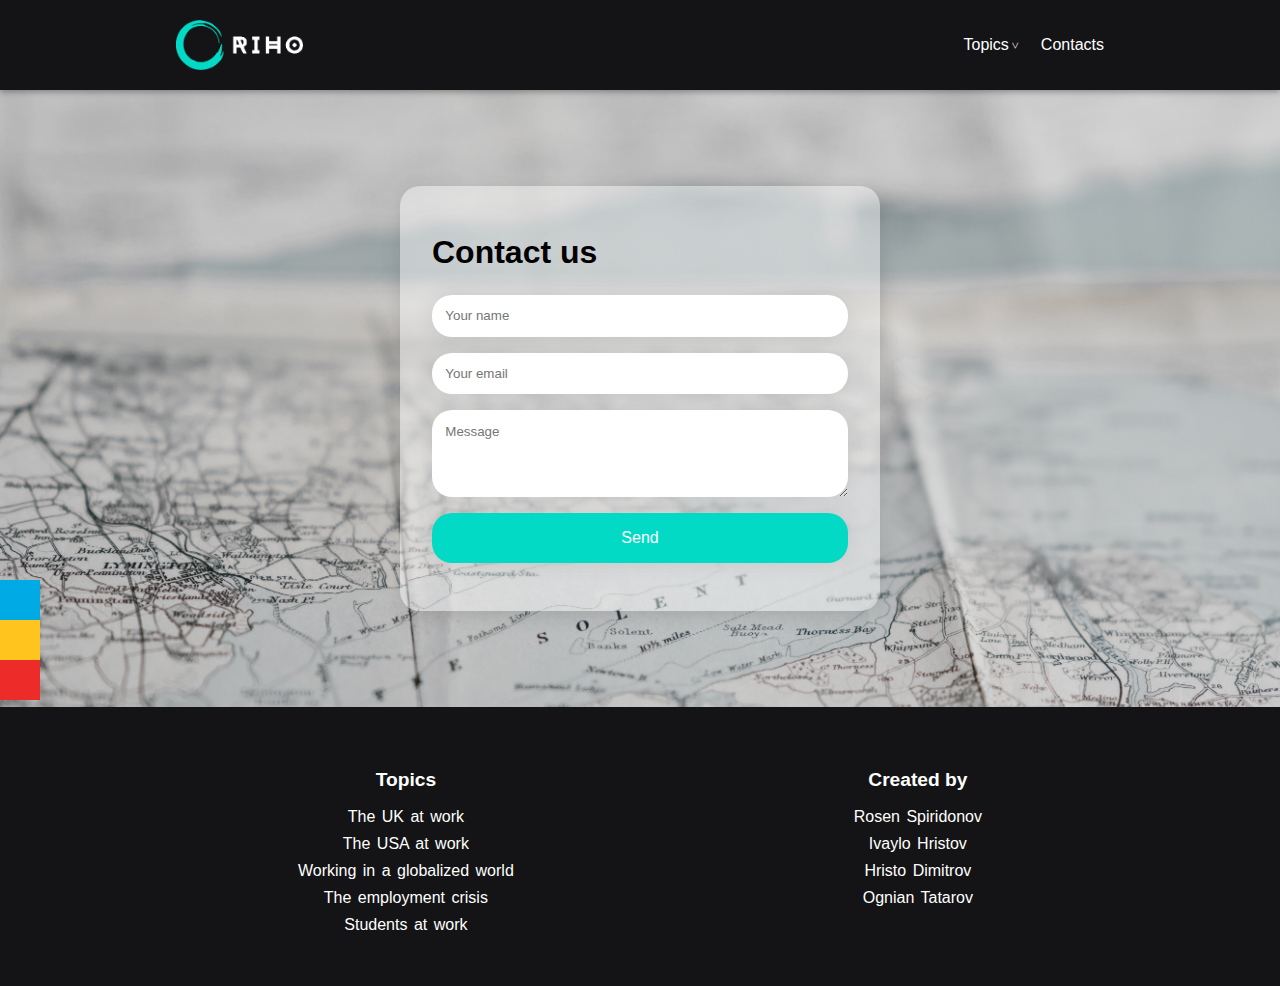
<file: contact.html>
<!DOCTYPE html>
<html lang="en">

<head>
    <meta charset="UTF-8">
    <meta http-equiv="X-UA-Compatible" content="IE=edge">
    <meta name="viewport" content="width=device-width, initial-scale=1.0">
    <link rel="stylesheet" href="./assets/css/main.css">
    <link rel="stylesheet" href="./assets/css/contact.css">
    <link rel="stylesheet" href="https://cdnjs.cloudflare.com/ajax/libs/font-awesome/5.15.2/css/all.min.css"
        integrity="sha512-HK5fgLBL+xu6dm/Ii3z4xhlSUyZgTT9tuc/hSrtw6uzJOvgRr2a9jyxxT1ely+B+xFAmJKVSTbpM/CuL7qxO8w=="
        crossorigin="anonymous" referrerpolicy="no-referrer" />
    <title>Home</title>
</head>

<body>
    <header>
        <nav>
            <div class="container">
                <div class="logo">
                    <a href="/index.html"><img src="/assets/img/logo-white.png" alt="Logo"></a>
                </div>
                <div class="menu">
                    <ul>
                        <li class="dropdown">
                            <div><a href="">Topics</a></div>
                            <ul class="dropdown__modal">
                                <li><a href="/pages/uk-at-work.html">The UK at work</a></li>
                                <li><a href="/pages/usa-at-work.html">The USA at work</a></li>
                                <li><a href="/pages/working-in-globalized-world.html">Working in a globalized world</a>
                                </li>
                                <li><a href="/pages/employment-crisis.html">The employment crisis</a></li>
                                <li><a href="/pages/students-at-work.html">Students at work</a></li>
                            </ul>
                        </li>
                        <li><a href="/contact.html">Contacts</a></li>
                    </ul>
                </div>
            </div>
        </nav>
    </header>

    <main>
      <div class="container">
        <div class="form__container">
            <form class="contact-form" method="post">
                <h1>Contact us</h1>
                <input type="text" name="name" id="name" placeholder="Your name" class="form-item">
                <input type="email" name="email" id="email" placeholder="Your email" class="form-item">
                <textarea name="message" id="message" rows="4" placeholder="Message" class="form-item"></textarea>
                <input type="submit" value="Send" class="form-item btn">
              </form>
          </div>
      </div>
    </main>

    <footer>
        <div id="fixed-social">
            <div>
                <a href="#" class="fixed-facebook" target="_blank"><i class="fab fa-facebook-f"></i>
                    <span>Facebook</span></a>
            </div>
            <div>
                <a href="#" class="fixed-linkedin" target="_blank"><i class="fab fa-linkedin"></i>
                    <span>LinkedIn</span></a>
            </div>
            <div>
                <a href="#" class="fixed-instagrem" target="_blank"><i class="fab fa-instagram"></i>
                    <span>Instagram</span></a>
            </div>
        </div>
        <a href="#backTop" class="backTop-btn"><i class="fa fa-arrow-up" aria-hidden="true"></i></a>
        <div class="container">
            <div class="footer__menu">
                <h5 class="menu__header">Topics</h5>
                <ul id="topics">
                    <li><a href="/pages/uk-at-work.html">The UK at work</a></li>
                    <li><a href="/pages/usa-at-work.html">The USA at work</a></li>
                    <li><a href="/pages/working-in-globalized-world.html">Working in a globalized world</a></li>
                    <li><a href="/pages/employment-crisis.html">The employment crisis</a></li>
                    <li><a href="/pages/students-at-work.html">Students at work</a></li>
                </ul>
            </div>
            <div class="footer__menu">
                <h5 class="menu__header">Created by</h5>
                <ul id="about-us">
                    <li><a href="https://www.instagram.com/r.spiridonovv/">Rosen Spiridonov</a></li>
                    <li><a href="https://www.instagram.com/ivaylo_h_/">Ivaylo Hristov</a></li>
                    <li><a href="https://www.instagram.com/hristo_dimitrov41/">Hristo Dimitrov</a></li>
                    <li><a href="https://www.instagram.com/_o.tatarov_/">Ognian Tatarov</a></li>
                </ul>
            </div>
        </div>
    </footer>
</body>

</html>
</file>
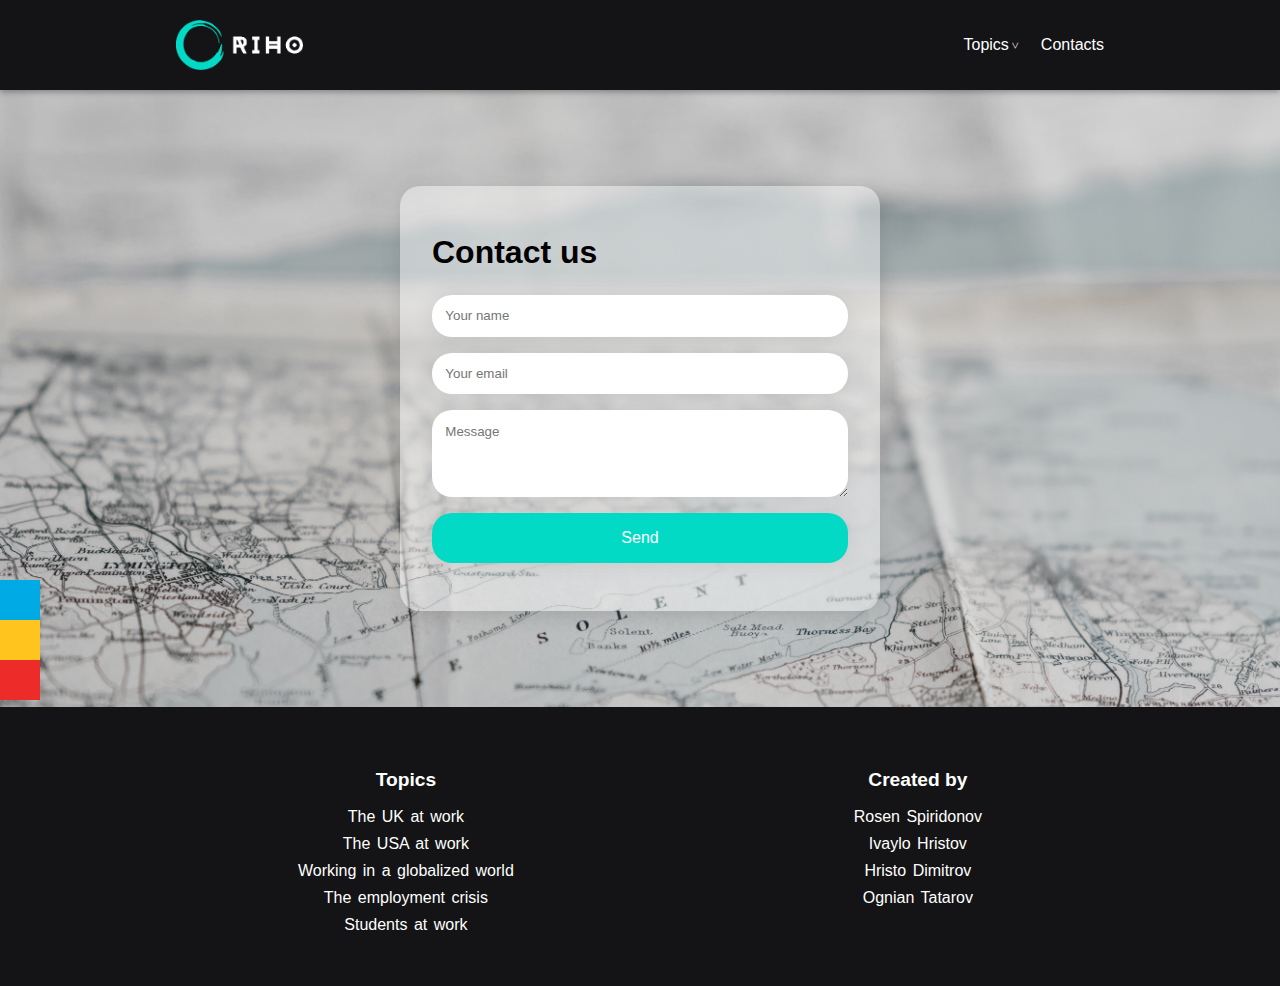
<file: en/contact.html>
<!DOCTYPE html>
<html lang="en">

<head>
    <meta charset="UTF-8">
    <meta http-equiv="X-UA-Compatible" content="IE=edge">
    <meta name="viewport" content="width=device-width, initial-scale=1.0">
    <link rel="stylesheet" href="../assets/css/main.css">
    <link rel="stylesheet" href="../assets/css/contact.css">
    <link rel="stylesheet" href="https://cdnjs.cloudflare.com/ajax/libs/font-awesome/5.15.2/css/all.min.css"
        integrity="sha512-HK5fgLBL+xu6dm/Ii3z4xhlSUyZgTT9tuc/hSrtw6uzJOvgRr2a9jyxxT1ely+B+xFAmJKVSTbpM/CuL7qxO8w=="
        crossorigin="anonymous" referrerpolicy="no-referrer" />
    <title>Home</title>
</head>

<body>
    <nav>
        <div class="container">
            <div class="logo">
                <a href="/en/index.html"><img src="/img/logo-white.png" alt="Logo"></a>
            </div>
            <div class="menu">
                <ul>
                    <li class="dropdown">
                        <div><a href="">Topics</a></div>
                        <ul class="dropdown__modal">
                            <li><a href="/en/pages/uk-at-work.html">The UK at work</a></li>
                            <li><a href="/en/pages/usa-at-work.html">The USA at work</a></li>
                            <li><a href="/en/pages/working-in-globalized-world.html">Working in a globalized world</a>
                            </li>
                            <li><a href="/en/pages/employment-crisis.html">The employment crisis</a></li>
                            <li><a href="/en/pages/students-at-work.html">Students at work</a></li>
                        </ul>
                    </li>
                    <li><a href="/en/contact.html">Contacts</a></li>
                </ul>
            </div>
        </div>
    </nav>

    <main>
      <div class="container">
        <div class="form__container">
            <form class="contact-form" method="post">
                <h1>Contact us</h1>
                <input type="text" name="name" id="name" placeholder="Your name" class="form-item">
                <input type="email" name="email" id="email" placeholder="Your email" class="form-item">
                <textarea name="message" id="message" rows="4" placeholder="Message" class="form-item"></textarea>
                <input type="submit" value="Send" class="form-item btn">
              </form>
          </div>
      </div>
    </main>

    <footer>
        <div id="fixed-social">
            <div>
                <a href="#" class="fixed-facebook" target="_blank"><i class="fab fa-facebook-f"></i>
                    <span>Facebook</span></a>
            </div>
            <div>
                <a href="#" class="fixed-linkedin" target="_blank"><i class="fab fa-linkedin"></i>
                    <span>LinkedIn</span></a>
            </div>
            <div>
                <a href="#" class="fixed-instagrem" target="_blank"><i class="fab fa-instagram"></i>
                    <span>Instagram</span></a>
            </div>
        </div>
        <a href="#backTop" class="backTop-btn"><i class="fa fa-arrow-up" aria-hidden="true"></i></a>
        <div class="container">
            <div class="footer__menu">
                <h5 class="menu__header">Topics</h5>
                <ul id="topics">
                    <li><a href="/en/pages/uk-at-work.html">The UK at work</a></li>
                    <li><a href="/en/pages/usa-at-work.html">The USA at work</a></li>
                    <li><a href="/en/pages/working-in-globalized-world.html">Working in a globalized world</a></li>
                    <li><a href="/en/pages/employment-crisis.html">The employment crisis</a></li>
                    <li><a href="/en/pages/students-at-work.html">Students at work</a></li>
                </ul>
            </div>
            <div class="footer__menu">
                <h5 class="menu__header">Created by</h5>
                <ul id="about-us">
                    <li><a href="https://www.instagram.com/r.spiridonovv/">Rosen Spiridonov</a></li>
                    <li><a href="https://www.instagram.com/ivaylo_h_/">Ivaylo Hristov</a></li>
                    <li><a href="https://www.instagram.com/hristo_dimitrov41/">Hristo Dimitrov</a></li>
                    <li><a href="https://www.instagram.com/_o.tatarov_/">Ognian Tatarov</a></li>
                </ul>
            </div>
        </div>
    </footer>
</body>

</html>
</file>
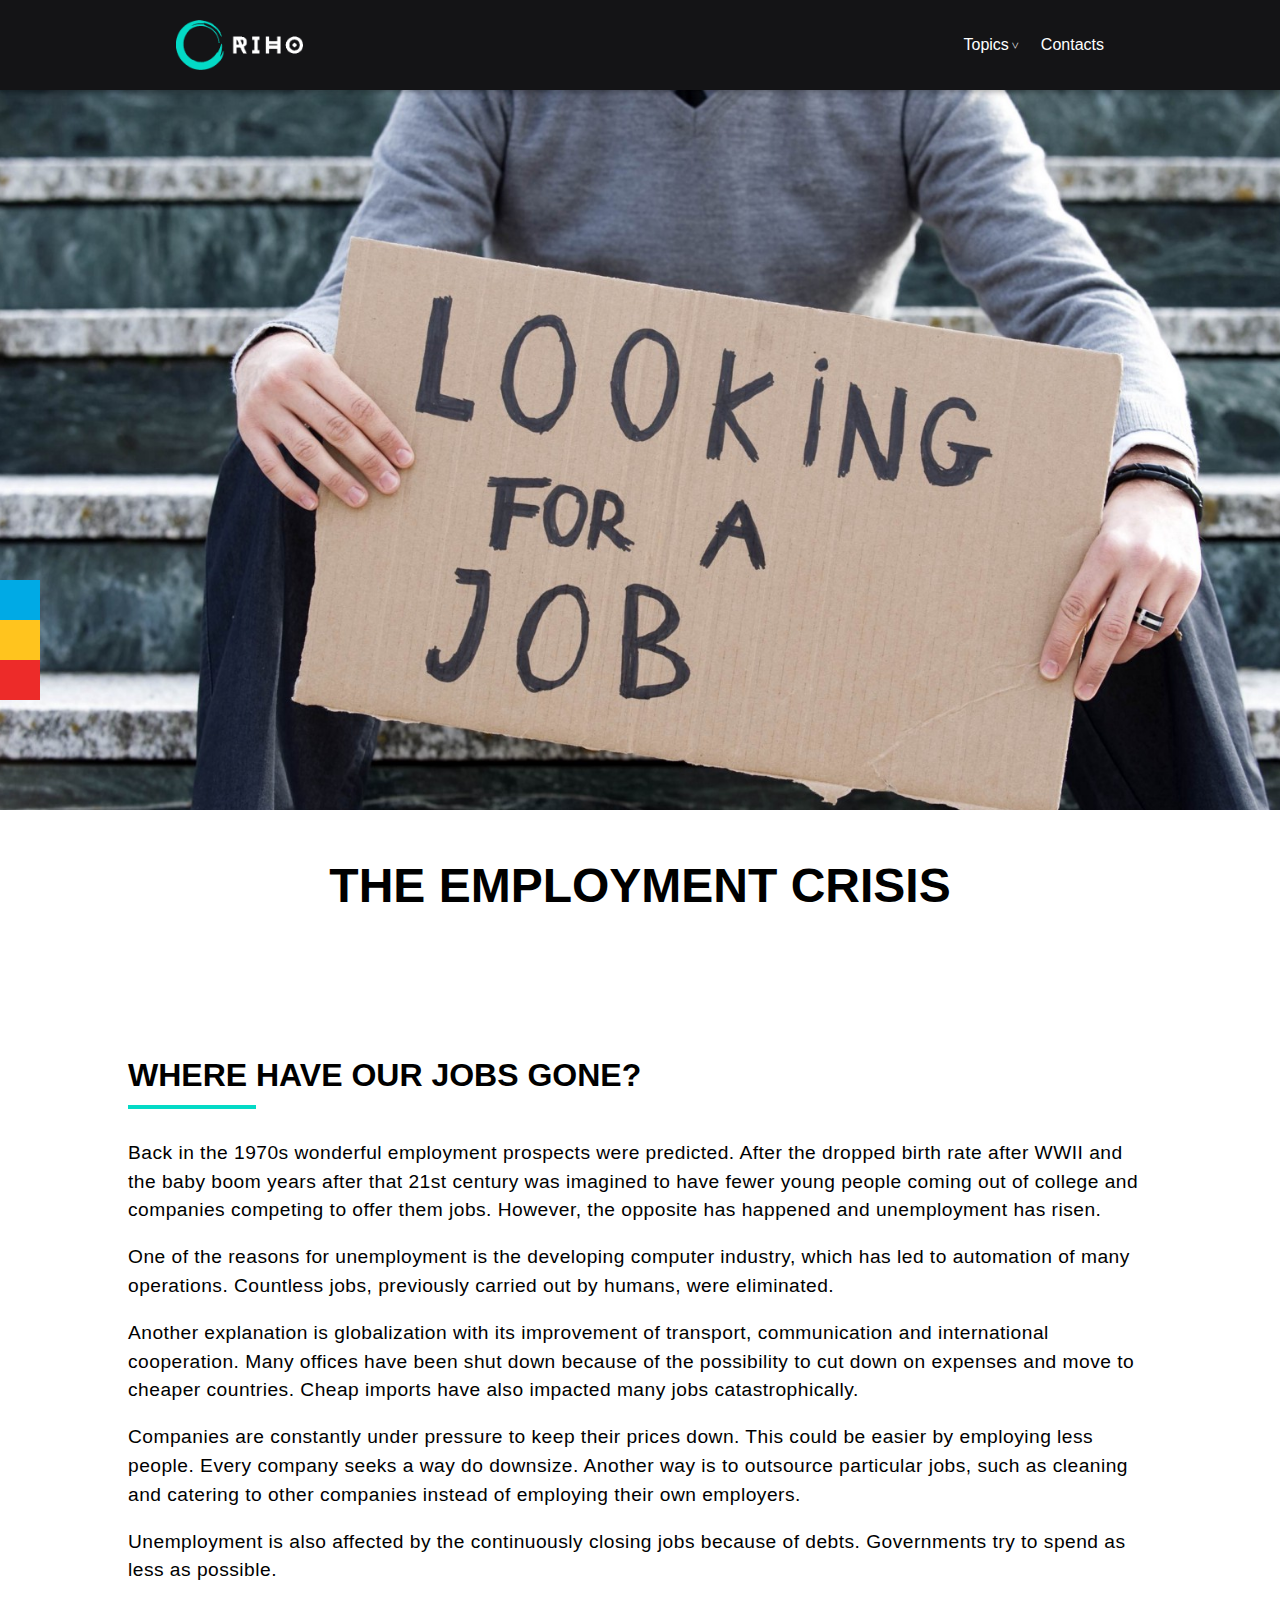
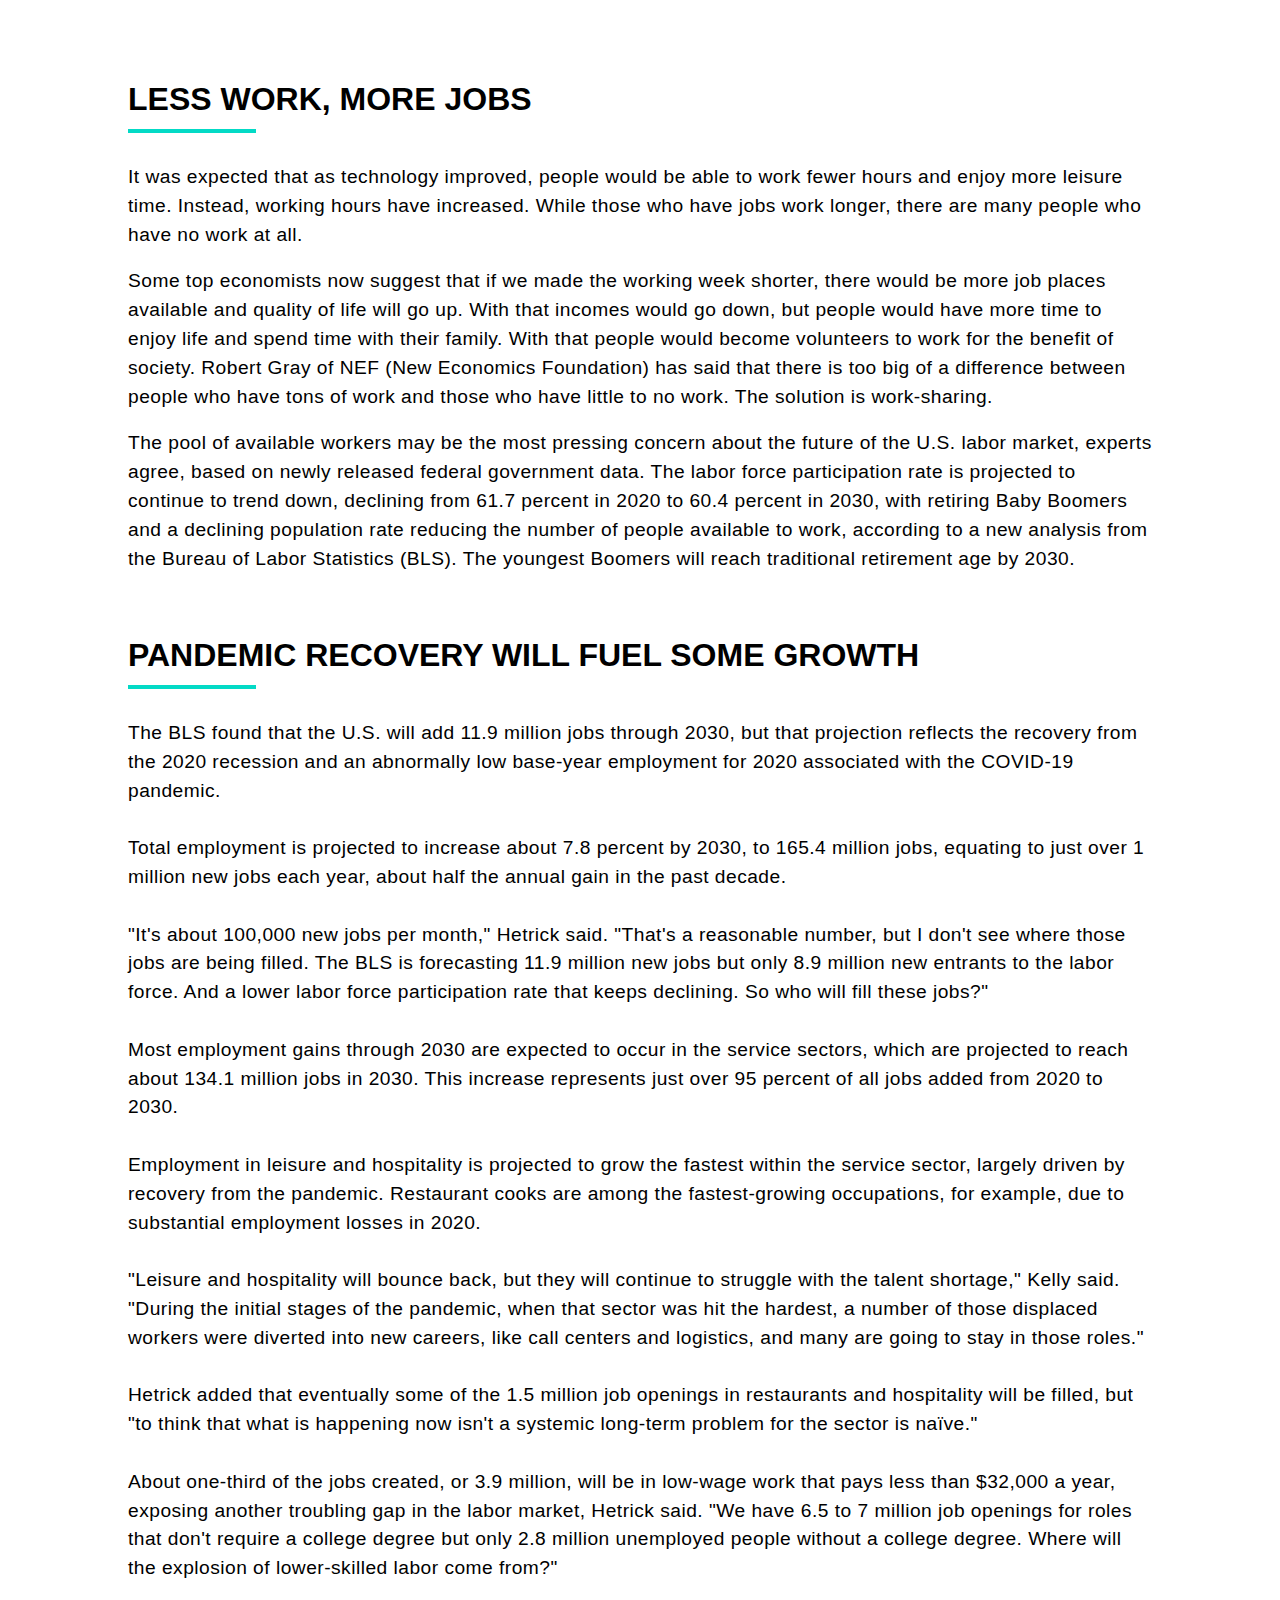
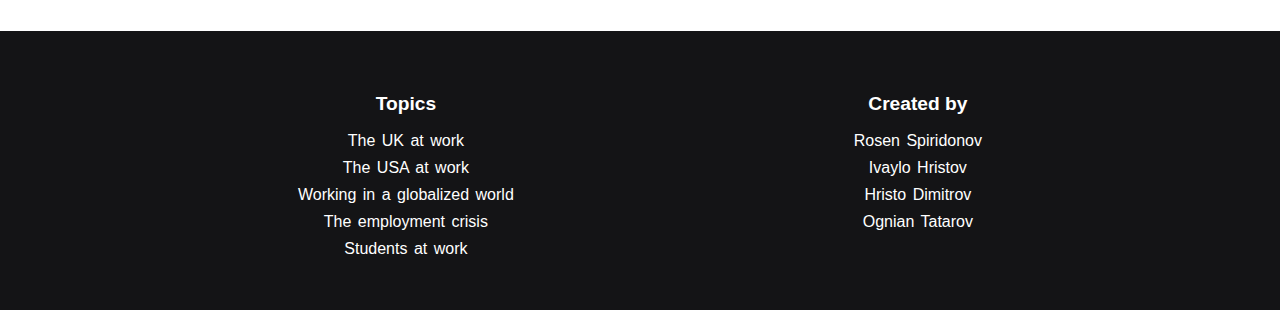
<file: pages/employment-crisis.html>
<!DOCTYPE html>
<html lang="en">

<head>
    <meta charset="UTF-8">
    <meta http-equiv="X-UA-Compatible" content="IE=edge">
    <meta name="viewport" content="width=device-width, initial-scale=1.0">
    <link rel="stylesheet" href="../assets/css/main.css">
    <link rel="stylesheet" href="../assets/css/page.css">
    <link rel="stylesheet" href="../assets/css/employmentcrisis.css">
    <link rel="stylesheet" href="https://cdnjs.cloudflare.com/ajax/libs/font-awesome/5.15.2/css/all.min.css"
        integrity="sha512-HK5fgLBL+xu6dm/Ii3z4xhlSUyZgTT9tuc/hSrtw6uzJOvgRr2a9jyxxT1ely+B+xFAmJKVSTbpM/CuL7qxO8w=="
        crossorigin="anonymous" referrerpolicy="no-referrer" />
    <title>Employment crisis</title>
</head>

<body>
    <header>
        <nav>
            <div class="container">
                <div class="logo">
                    <a href="/index.html"><img src="/assets/img/logo-white.png" alt="Logo"></a>
                </div>
                <div class="menu">
                    <ul>
                        <li class="dropdown">
                            <div><a href="">Topics</a></div>
                            <ul class="dropdown__modal">
                                <li><a href="/pages/uk-at-work.html">The UK at work</a></li>
                                <li><a href="/pages/usa-at-work.html">The USA at work</a></li>
                                <li><a href="/pages/working-in-globalized-world.html">Working in a globalized world</a>
                                </li>
                                <li><a href="/pages/employment-crisis.html">The employment crisis</a></li>
                                <li><a href="/pages/students-at-work.html">Students at work</a></li>
                            </ul>
                        </li>
                        <li><a href="/contact.html">Contacts</a></li>
                    </ul>
                </div>
            </div>
        </nav>
    </header>

    <main id="employment-crisis">
        <div class="hero">
        </div>
        </div>
        <div class="usp__section">
            <div class="container">
                <h2 class="uppercase h2">The employment crisis</h2>

            </div>
        </div>

        <div class="jobs-gone">
            <div class="container">
                <h2 class="section__header heading-underline uppercase h2">Where have our jobs gone?</h2>
                <p>
                    Back in the 1970s wonderful employment prospects were predicted. After the dropped birth rate after
                    WWII and the baby boom years after that 21st century was imagined to have fewer young people coming
                    out of college and companies competing to offer them jobs. However, the opposite has happened and
                    unemployment has risen.
                </p>
                <br>
                <p>
                    One of the reasons for unemployment is the developing computer industry, which has led to automation
                    of many operations. Countless jobs, previously carried out by humans, were eliminated.
                </p>
                <br>
                <p>
                    Another explanation is globalization with its improvement of transport, communication and
                    international cooperation. Many offices have been shut down because of the possibility to cut down
                    on expenses and move to cheaper countries. Cheap imports have also impacted many jobs
                    catastrophically.
                </p>
                <br>
                <p>
                    Companies are constantly under pressure to keep their prices down. This could be easier by employing
                    less people. Every company seeks a way do downsize. Another way is to outsource particular jobs,
                    such as cleaning and catering to other companies instead of employing their own employers.
                </p>
                <br>
                <p>
                    Unemployment is also affected by the continuously closing jobs because of debts. Governments try to
                    spend as less as possible.
                </p>
            </div>
        </div>
        <div class="less-work">
            <div class="container">
                <h2 class="heading-underline uppercase h2">Less work, more jobs</h2>
                <p>
                    It was expected that as technology improved, people would be able to work fewer hours and enjoy more
                    leisure time. Instead, working hours have increased. While those who have jobs work longer, there
                    are many people who have no work at all.
                </p>
                <br>
                <p>
                    Some top economists now suggest that if we made the working week shorter, there would be more job
                    places available and quality of life will go up. With that incomes would go down, but people would
                    have more time to enjoy life and spend time with their family. With that people would become
                    volunteers to work for the benefit of society. Robert Gray of NEF (New Economics Foundation) has
                    said that there is too big of a difference between people who have tons of work and those who have
                    little to no work. The solution is work-sharing.
                </p>
                <br>
                <p>
                    The pool of available workers may be the most pressing concern about the future of the U.S. labor
                    market, experts agree, based on newly released federal government data. The labor force
                    participation rate is projected to continue to trend down, declining from 61.7 percent in 2020 to
                    60.4 percent in 2030, with retiring Baby Boomers and a declining population rate reducing the number
                    of people available to work, according to a new analysis from the Bureau of Labor Statistics (BLS).
                    The youngest Boomers will reach traditional retirement age by 2030.
                </p>
            </div>
        </div>
        <div class="less-work">
            <div class="container">
                <h2 class="heading-underline uppercase h2">Pandemic Recovery Will Fuel Some Growth</h2>
                <p>
                    The BLS found that the U.S. will add 11.9 million jobs through 2030, but that projection reflects
                    the recovery from the 2020 recession and an abnormally low base-year employment for 2020 associated
                    with the COVID-19 pandemic.
                    <br>
                    <br>
                    Total employment is projected to increase about 7.8 percent by 2030, to 165.4 million jobs, equating
                    to just over 1 million new jobs each year, about half the annual gain in the past decade.
                    <br>
                    <br>
                    "It's about 100,000 new jobs per month," Hetrick said. "That's a reasonable number, but I don't see
                    where those jobs are being filled. The BLS is forecasting 11.9 million new jobs but only 8.9 million
                    new entrants to the labor force. And a lower labor force participation rate that keeps declining. So
                    who will fill these jobs?"
                    <br>
                    <br>
                    Most employment gains through 2030 are expected to occur in the service sectors, which are projected
                    to reach about 134.1 million jobs in 2030. This increase represents just over 95 percent of all jobs
                    added from 2020 to 2030.
                    <br>
                    <br>
                    Employment in leisure and hospitality is projected to grow the fastest within the service sector,
                    largely driven by recovery from the pandemic. Restaurant cooks are among the fastest-growing
                    occupations, for example, due to substantial employment losses in 2020.
                    <br>
                    <br>
                    "Leisure and hospitality will bounce back, but they will continue to struggle with the talent
                    shortage," Kelly said. "During the initial stages of the pandemic, when that sector was hit the
                    hardest, a number of those displaced workers were diverted into new careers, like call centers and
                    logistics, and many are going to stay in those roles."
                    <br>
                    <br>
                    Hetrick added that eventually some of the 1.5 million job openings in restaurants and hospitality
                    will be filled, but "to think that what is happening now isn't a systemic long-term problem for the
                    sector is naïve."
                    <br>
                    <br>
                    About one-third of the jobs created, or 3.9 million, will be in low-wage work that pays less than
                    $32,000 a year, exposing another troubling gap in the labor market, Hetrick said. "We have 6.5 to 7
                    million job openings for roles that don't require a college degree but only 2.8 million unemployed
                    people without a college degree. Where will the explosion of lower-skilled labor come from?"
                </p>
            </div>
        </div>
    </main>

    <footer>
        <div id="fixed-social">
            <div>
                <a href="#" class="fixed-facebook" target="_blank"><i class="fab fa-facebook-f"></i>
                    <span>Facebook</span></a>
            </div>
            <div>
                <a href="#" class="fixed-linkedin" target="_blank"><i class="fab fa-linkedin"></i>
                    <span>LinkedIn</span></a>
            </div>
            <div>
                <a href="#" class="fixed-instagrem" target="_blank"><i class="fab fa-instagram"></i>
                    <span>Instagram</span></a>
            </div>
        </div>
        <a href="#backTop" class="backTop-btn"><i class="fa fa-arrow-up" aria-hidden="true"></i></a>
        <div class="container">
            <div class="footer__menu">
                <h5 class="menu__header">Topics</h5>
                <ul id="topics">
                    <li><a href="/pages/uk-at-work.html">The UK at work</a></li>
                    <li><a href="/pages/usa-at-work.html">The USA at work</a></li>
                    <li><a href="/pages/working-in-globalized-world.html">Working in a globalized world</a></li>
                    <li><a href="/pages/employment-crisis.html">The employment crisis</a></li>
                    <li><a href="/pages/students-at-work.html">Students at work</a></li>
                </ul>
            </div>
            <div class="footer__menu">
                <h5 class="menu__header">Created by</h5>
                <ul id="about-us">
                    <li><a href="https://www.instagram.com/r.spiridonovv/">Rosen Spiridonov</a></li>
                    <li><a href="https://www.instagram.com/ivaylo_h_/">Ivaylo Hristov</a></li>
                    <li><a href="https://www.instagram.com/hristo_dimitrov41/">Hristo Dimitrov</a></li>
                    <li><a href="https://www.instagram.com/_o.tatarov_/">Ognian Tatarov</a></li>
                </ul>
            </div>
        </div>
    </footer>
    <script src="https://code.jquery.com/jquery-3.6.0.min.js"
        integrity="sha256-/xUj+3OJU5yExlq6GSYGSHk7tPXikynS7ogEvDej/m4=" crossorigin="anonymous"></script>
    <script src="/assets/js/main.js"></script>
</body>

</html>
</file>
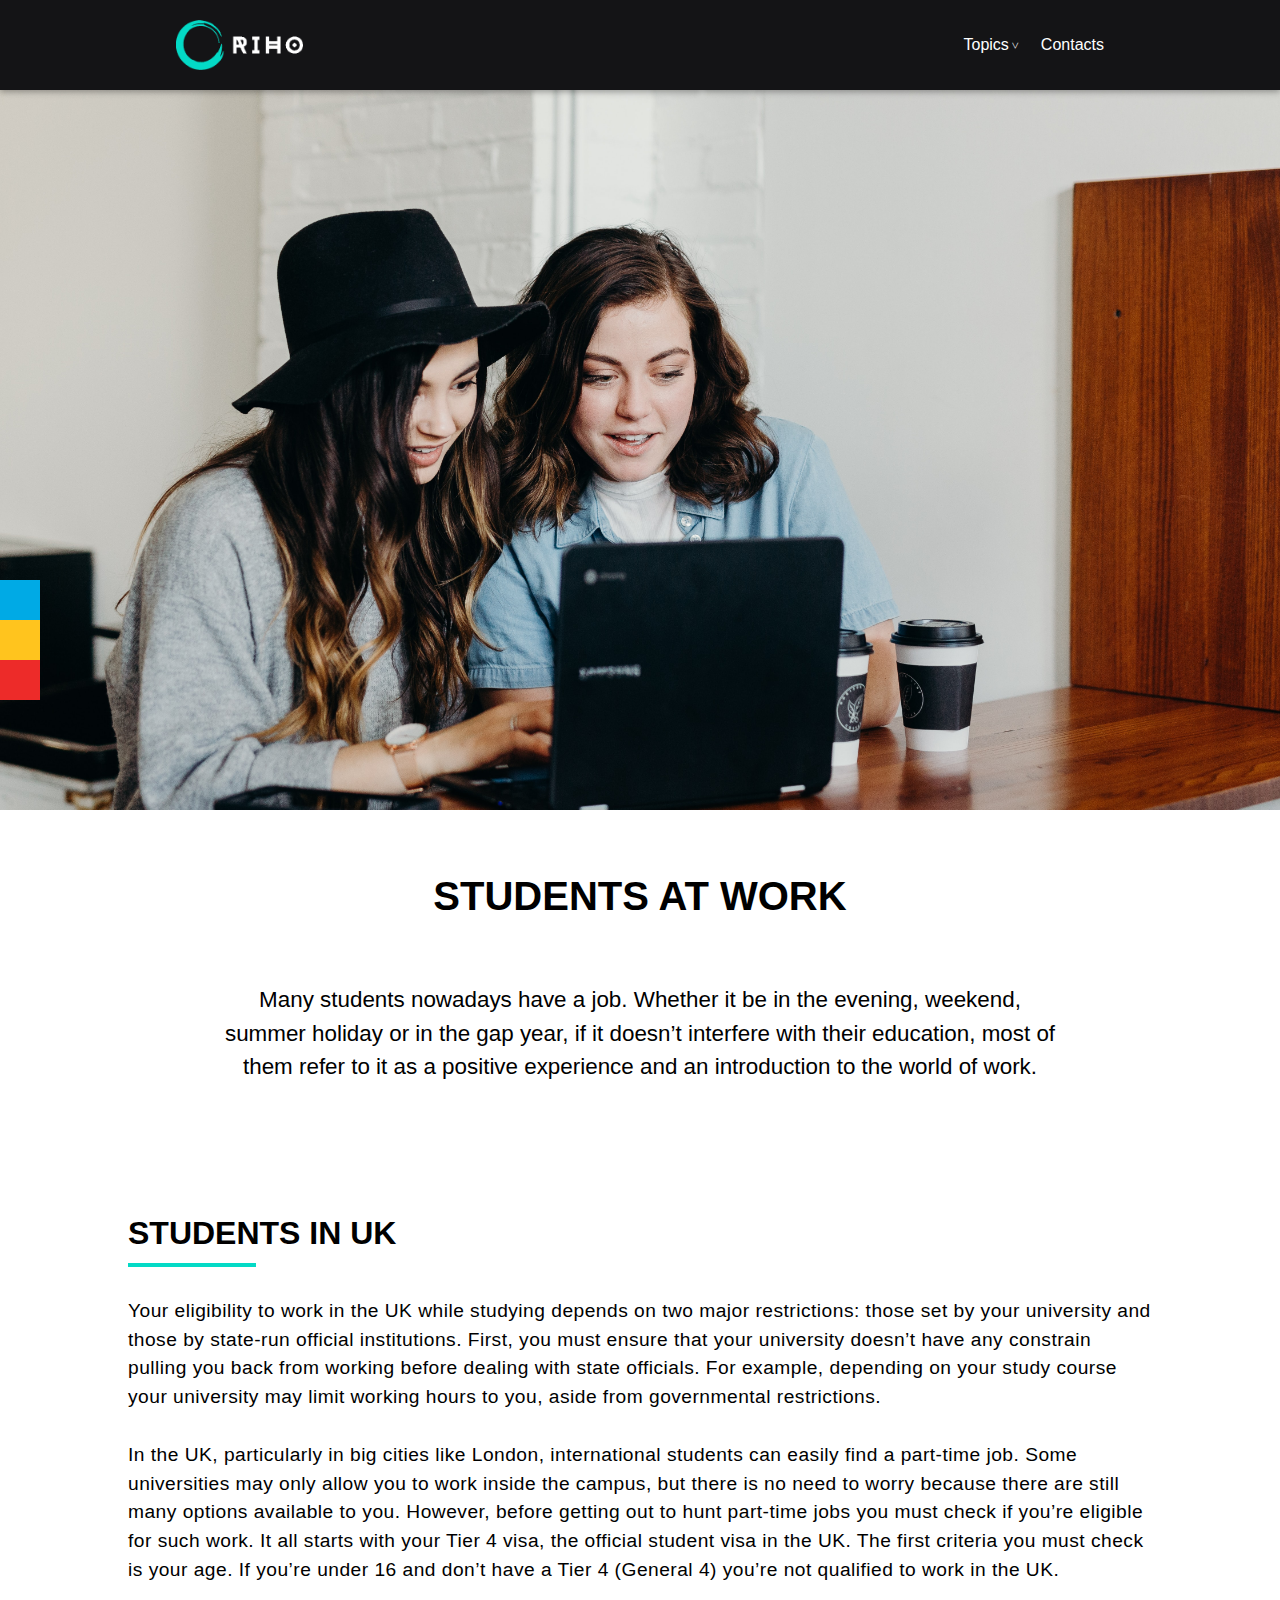
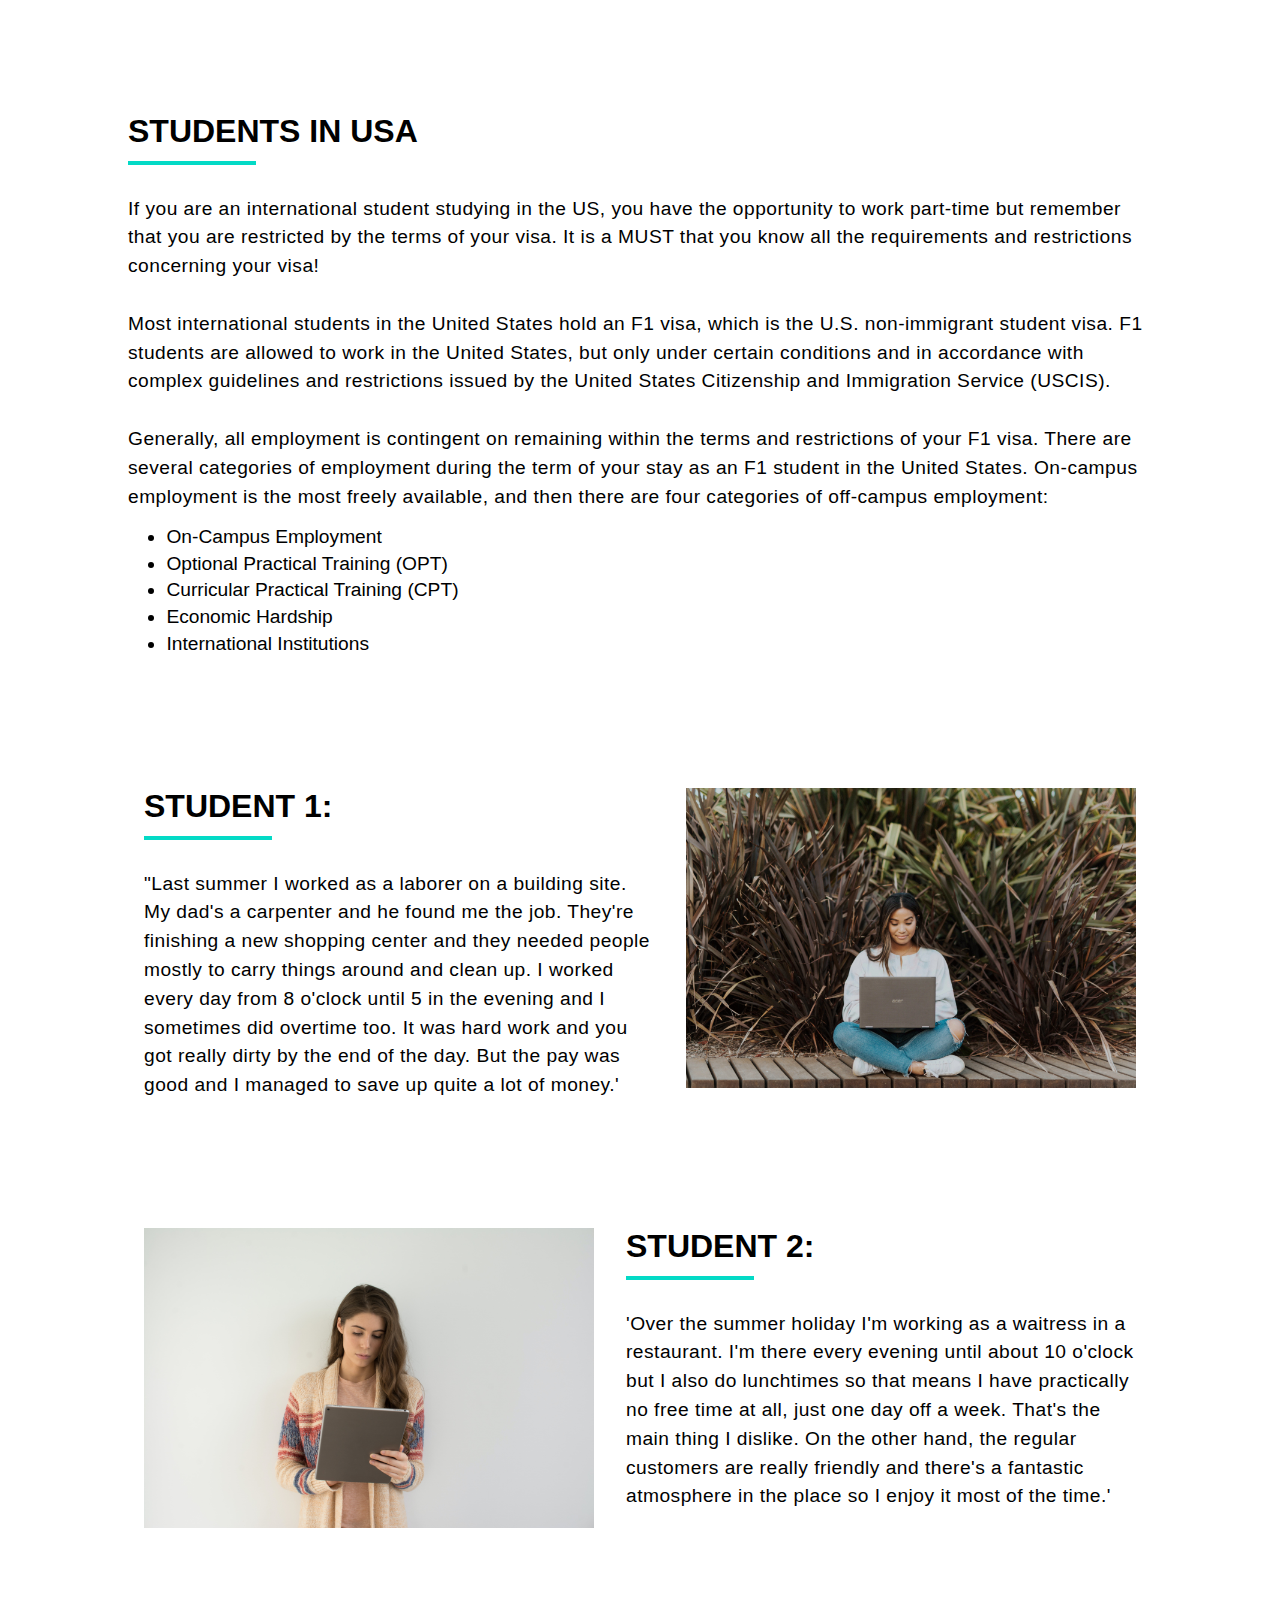
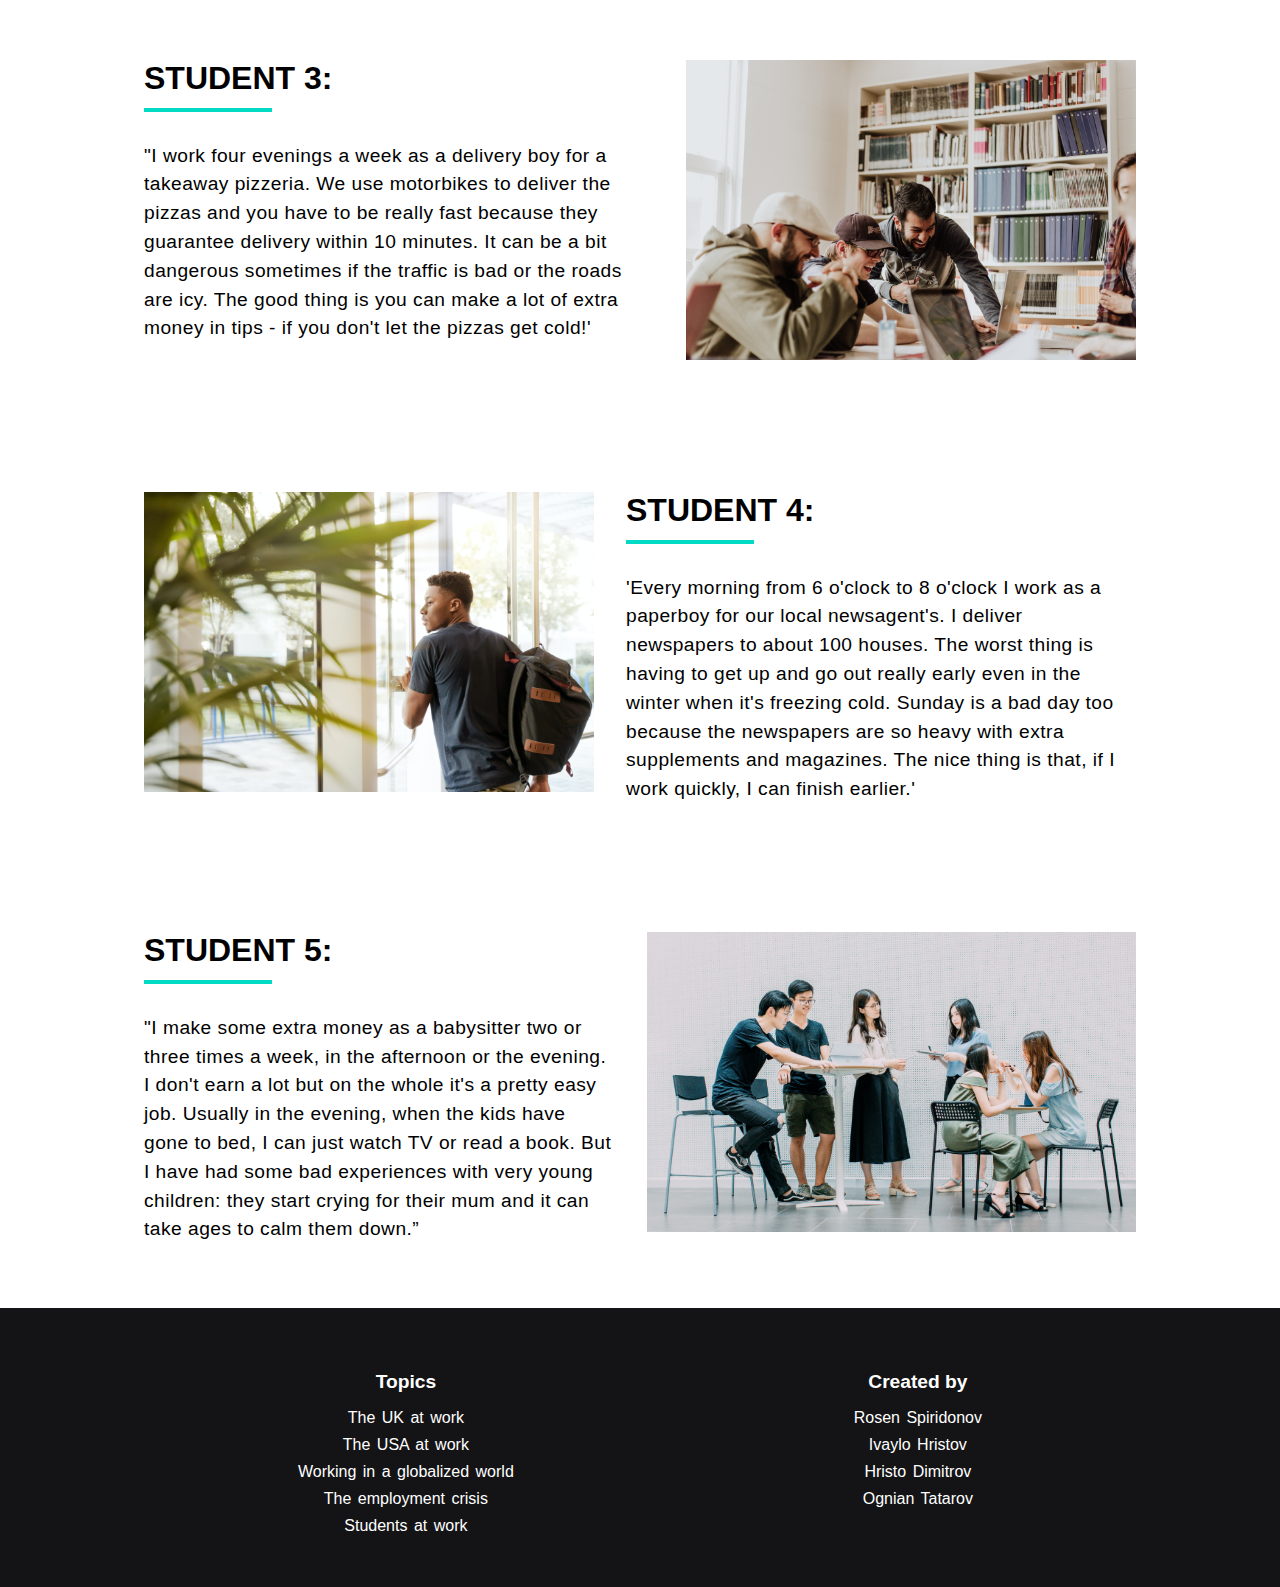
<file: pages/students-at-work.html>
<!DOCTYPE html>
<html lang="en">

<head>
    <meta charset="UTF-8">
    <meta http-equiv="X-UA-Compatible" content="IE=edge">
    <meta name="viewport" content="width=device-width, initial-scale=1.0">
    <link rel="stylesheet" href="../assets/css/main.css">
    <link rel="stylesheet" href="../assets/css/page.css">
    <link rel="stylesheet" href="../assets/css/students-at-work.css">
    <link rel="stylesheet" href="https://cdnjs.cloudflare.com/ajax/libs/font-awesome/5.15.2/css/all.min.css"
        integrity="sha512-HK5fgLBL+xu6dm/Ii3z4xhlSUyZgTT9tuc/hSrtw6uzJOvgRr2a9jyxxT1ely+B+xFAmJKVSTbpM/CuL7qxO8w=="
        crossorigin="anonymous" referrerpolicy="no-referrer" />
    <title>Students at work</title>
</head>

<body>
    <header>
        <nav>
            <div class="container">
                <div class="logo">
                    <a href="/index.html"><img src="/assets/img/logo-white.png" alt="Logo"></a>
                </div>
                <div class="menu">
                    <ul>
                        <li class="dropdown">
                            <div><a href="">Topics</a></div>
                            <ul class="dropdown__modal">
                                <li><a href="/pages/uk-at-work.html">The UK at work</a></li>
                                <li><a href="/pages/usa-at-work.html">The USA at work</a></li>
                                <li><a href="/pages/working-in-globalized-world.html">Working in a globalized world</a>
                                </li>
                                <li><a href="/pages/employment-crisis.html">The employment crisis</a></li>
                                <li><a href="/pages/students-at-work.html">Students at work</a></li>
                            </ul>
                        </li>
                        <li><a href="/contact.html">Contacts</a></li>
                    </ul>
                </div>
            </div>
        </nav>
    </header>

    <main id="students-at-work">
        <div class="hero">
            <div class="container">

            </div>
        </div>
        <div class="usp__section">
            <div class="container">
                <h2 class="uppercase h2">Students at work</h2>

            </div>
        </div>
        <div class="container">
            <p class="globalization-info">
                Many students nowadays have a job. Whether it be in the evening, weekend, summer holiday or in the gap
                year, if it doesn’t interfere with their education, most of them refer to it as a positive experience
                and an introduction to the world of work.

            </p>
        </div>


        <div class="students">
            <div class="container">
                <h2 class="section__header heading-underline uppercase h2">Students in UK</h2>
                <p>
                    Your eligibility to work in the UK while studying depends on two major restrictions: those set by
                    your university and those by state-run official institutions. First, you must ensure that your
                    university doesn’t have any constrain pulling you back from working before dealing with state
                    officials. For example, depending on your study course your university may limit working hours to
                    you, aside from governmental restrictions.
                    <br><br>
                    In the UK, particularly in big cities like London, international students can easily find a
                    part-time job. Some universities may only allow you to work inside the campus, but there is no need
                    to worry because there are still many options available to you. However, before getting out to hunt
                    part-time jobs you must check if you’re eligible for such work. It all starts with your Tier 4 visa,
                    the official student visa in the UK. The first criteria you must check is your age. If you’re under
                    16 and don’t have a Tier 4 (General 4) you’re not qualified to work in the UK.
                </p>
            </div>
        </div>
        <div class="students">
            <div class="container">
                <h2 class="section__header heading-underline uppercase h2">Students in USA</h2>
                <p>
                    If you are an international student studying in the US, you have the opportunity to work part-time but remember that you are restricted by the terms of your visa. It is a MUST that you know all the requirements and restrictions concerning your visa!
                    <br><br>
                    Most international students in the United States hold an F1 visa, which is the U.S. non-immigrant student visa. F1 students are allowed to work in the United States, but only under certain conditions and in accordance with complex guidelines and restrictions issued by the United States Citizenship and Immigration Service (USCIS).
                    <br><br>
                    Generally, all employment is contingent on remaining within the terms and restrictions of your F1 visa. There are several categories of employment during the term of your stay as an F1 student in the United States. On-campus employment is the most freely available, and then there are four categories of off-campus employment:
                    <ul class="usa-students-list">
                        <li>On-Campus Employment</li>
                        <li>Optional Practical Training (OPT)</li>
                        <li>Curricular Practical Training (CPT)</li>
                        <li>Economic Hardship</li>
                        <li>International Institutions</li>
                    </ul>
                </p>
            </div>
        </div>

        <div class="students">
            <div class="container">
                <div class="split">
                    <div>
                        <h2 class="section__header heading-underline uppercase h2">STUDENT 1:</h2>
                        <p>
                            "Last summer I worked as a laborer on a building site. My dad's a carpenter and he found me
                            the job. They're finishing a new shopping center and they needed people mostly to carry
                            things around and clean up. I worked every day from 8 o'clock until 5 in the evening and I
                            sometimes did overtime too. It was hard work and you got really dirty by the end of the day.
                            But the pay was good and I managed to save up quite a lot of money.'
                        </p>
                    </div>
                    <div>
                        <img src="../assets/img/students-at-work/student1.jpg" alt="">
                    </div>
                </div>
            </div>
        </div>
        <div class="students">
            <div class="container">
                <div class="split">
                    <div>
                        <img src="../assets/img/students-at-work/student2.jpg" alt="">
                    </div>
                    <div>
                        <h2 class="section__header heading-underline uppercase h2">STUDENT 2:</h2>
                        <p>
                            'Over the summer holiday I'm working as a waitress in a restaurant. I'm there every evening
                            until about 10 o'clock but I also do lunchtimes so that means I have practically no free
                            time at all, just one day off a week. That's the main thing I dislike. On the other hand,
                            the regular customers are really friendly and there's a fantastic atmosphere in the place so
                            I enjoy it most of the time.'
                        </p>
                    </div>
                </div>
            </div>
        </div>
        <div class="students">
            <div class="container">
                <div class="split">
                    <div>
                        <h2 class="section__header heading-underline uppercase h2">STUDENT 3:</h2>
                        <p>
                            "I work four evenings a week as a delivery boy for a takeaway pizzeria. We use motorbikes to
                            deliver
                            the pizzas and you have to be really fast because they guarantee delivery within 10 minutes.
                            It can
                            be a bit dangerous sometimes if the traffic is bad or the roads are icy. The good thing is
                            you can
                            make a lot of extra money in tips - if you don't let the pizzas get cold!'
                        </p>
                    </div>
                    <div>
                        <img src="../assets/img/students-at-work/student3.jpg" alt="">
                    </div>
                </div>
            </div>
        </div>
        <div class="students">
            <div class="container">
                <div class="split">
                    <div>
                        <img src="../assets/img/students-at-work/student4.jpg" alt="">
                    </div>
                    <div>
                        <h2 class="section__header heading-underline uppercase h2">STUDENT 4:</h2>
                        <p>
                            'Every morning from 6 o'clock to 8 o'clock I work as a paperboy for our local newsagent's. I
                            deliver
                            newspapers to about 100 houses. The worst thing is having to get up and go out really early
                            even in
                            the winter when it's freezing cold. Sunday is a bad day too because the newspapers are so
                            heavy with
                            extra supplements and magazines. The nice thing is that, if I work quickly, I can finish
                            earlier.'
                        </p>
                    </div>
                </div>
            </div>
        </div>
        <div class="students">
            <div class="container">
                <div class="split">
                    <div>
                        <h2 class="section__header heading-underline uppercase h2">STUDENT 5:</h2>
                        <p>
                            "I make some extra money as a babysitter two or three times a week, in the afternoon or the
                            evening.
                            I don't earn a lot but on the whole it's a pretty easy job. Usually in the evening, when the
                            kids
                            have gone to bed, I can just watch TV or read a book. But I have had some bad experiences
                            with very
                            young children: they start crying for their mum and it can take ages to calm them down.”
                        </p>
                    </div>
                    <div>
                        <img src="../assets/img/students-at-work/student5.jpg" alt="">
                    </div>
                </div>
            </div>
        </div>
    </main>

    <footer>
        <div id="fixed-social">
            <div>
                <a href="#" class="fixed-facebook" target="_blank"><i class="fab fa-facebook-f"></i>
                    <span>Facebook</span></a>
            </div>
            <div>
                <a href="#" class="fixed-linkedin" target="_blank"><i class="fab fa-linkedin"></i>
                    <span>LinkedIn</span></a>
            </div>
            <div>
                <a href="#" class="fixed-instagrem" target="_blank"><i class="fab fa-instagram"></i>
                    <span>Instagram</span></a>
            </div>
        </div>
        <a href="#backTop" class="backTop-btn"><i class="fa fa-arrow-up" aria-hidden="true"></i></a>
        <div class="container">
            <div class="footer__menu">
                <h5 class="menu__header">Topics</h5>
                <ul id="topics">
                    <li><a href="/pages/uk-at-work.html">The UK at work</a></li>
                    <li><a href="/pages/usa-at-work.html">The USA at work</a></li>
                    <li><a href="/pages/working-in-globalized-world.html">Working in a globalized world</a></li>
                    <li><a href="/pages/employment-crisis.html">The employment crisis</a></li>
                    <li><a href="/pages/students-at-work.html">Students at work</a></li>
                </ul>
            </div>
            <div class="footer__menu">
                <h5 class="menu__header">Created by</h5>
                <ul id="about-us">
                    <li><a href="https://www.instagram.com/r.spiridonovv/">Rosen Spiridonov</a></li>
                    <li><a href="https://www.instagram.com/ivaylo_h_/">Ivaylo Hristov</a></li>
                    <li><a href="https://www.instagram.com/hristo_dimitrov41/">Hristo Dimitrov</a></li>
                    <li><a href="https://www.instagram.com/_o.tatarov_/">Ognian Tatarov</a></li>
                </ul>
            </div>
        </div>
    </footer>
    <script src="https://code.jquery.com/jquery-3.6.0.min.js"
        integrity="sha256-/xUj+3OJU5yExlq6GSYGSHk7tPXikynS7ogEvDej/m4=" crossorigin="anonymous"></script>
    <script src="/assets/js/main.js"></script>
</body>

</html>
</file>
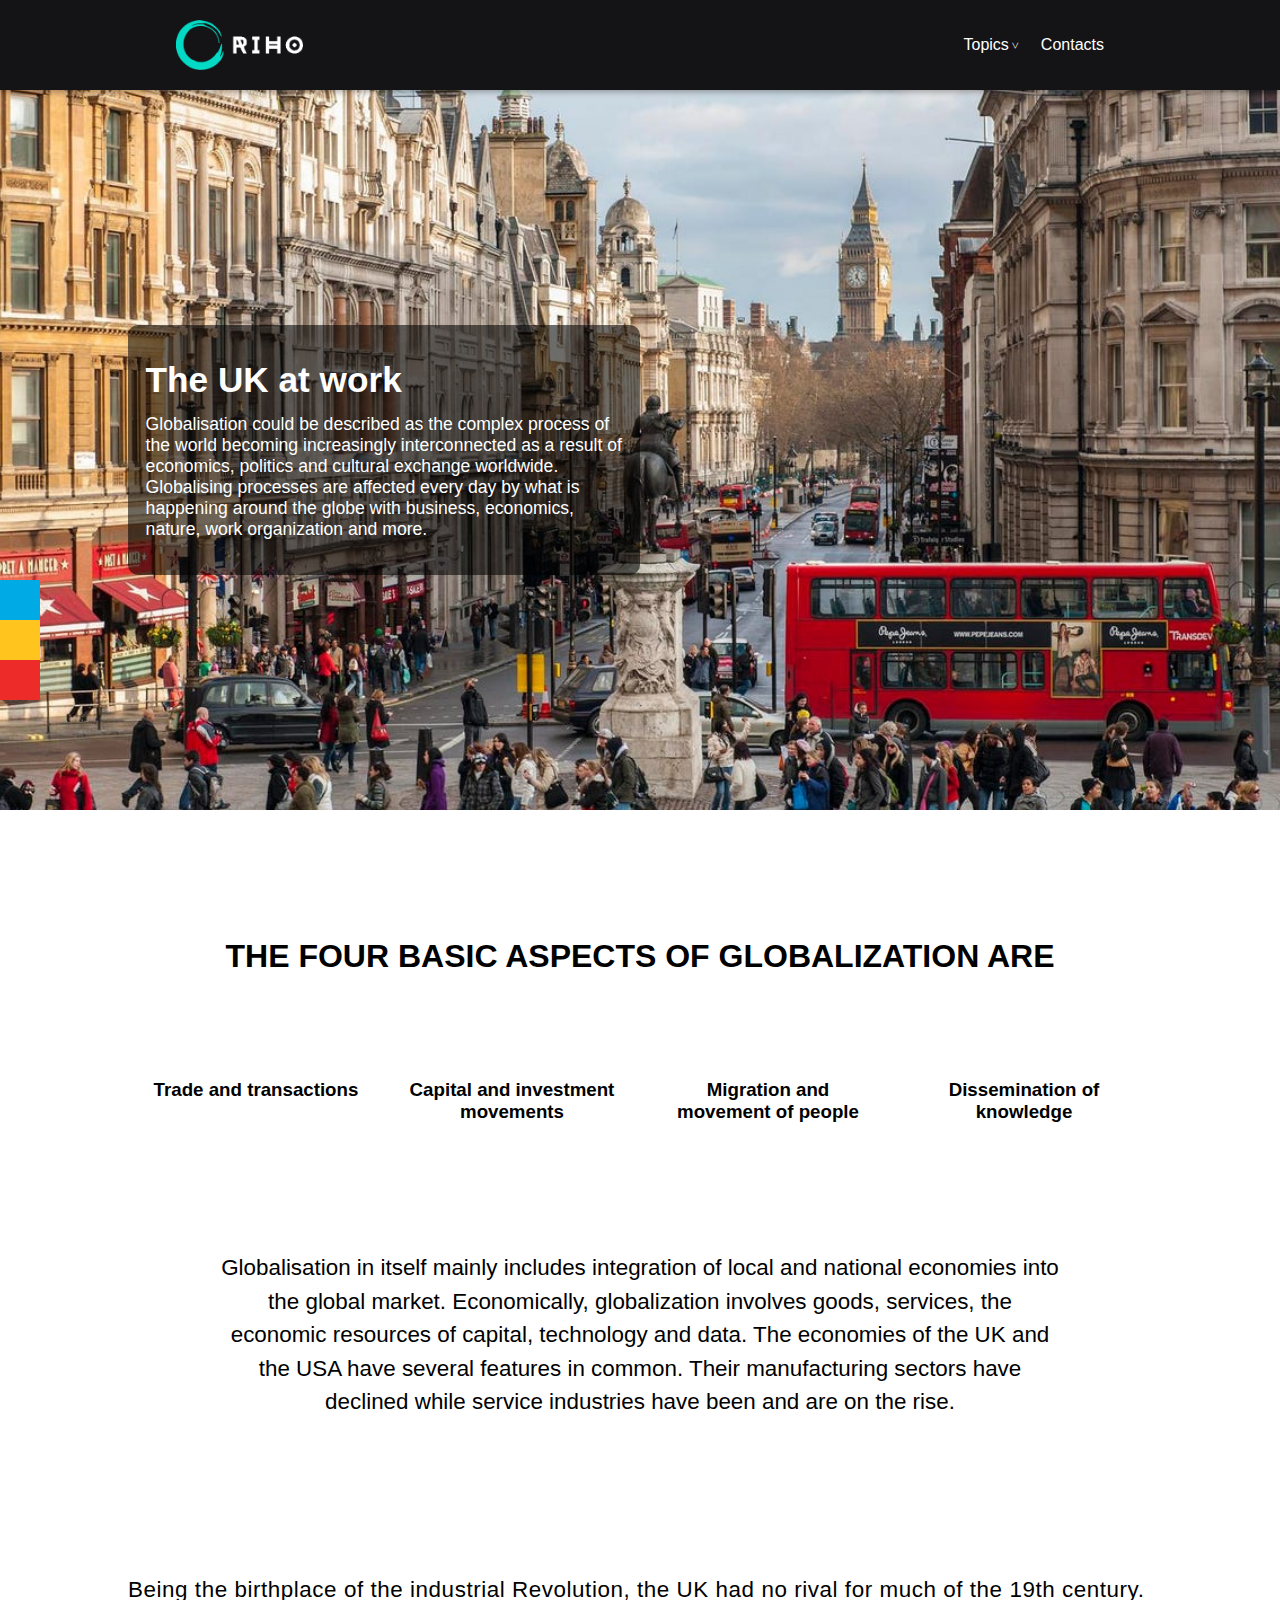
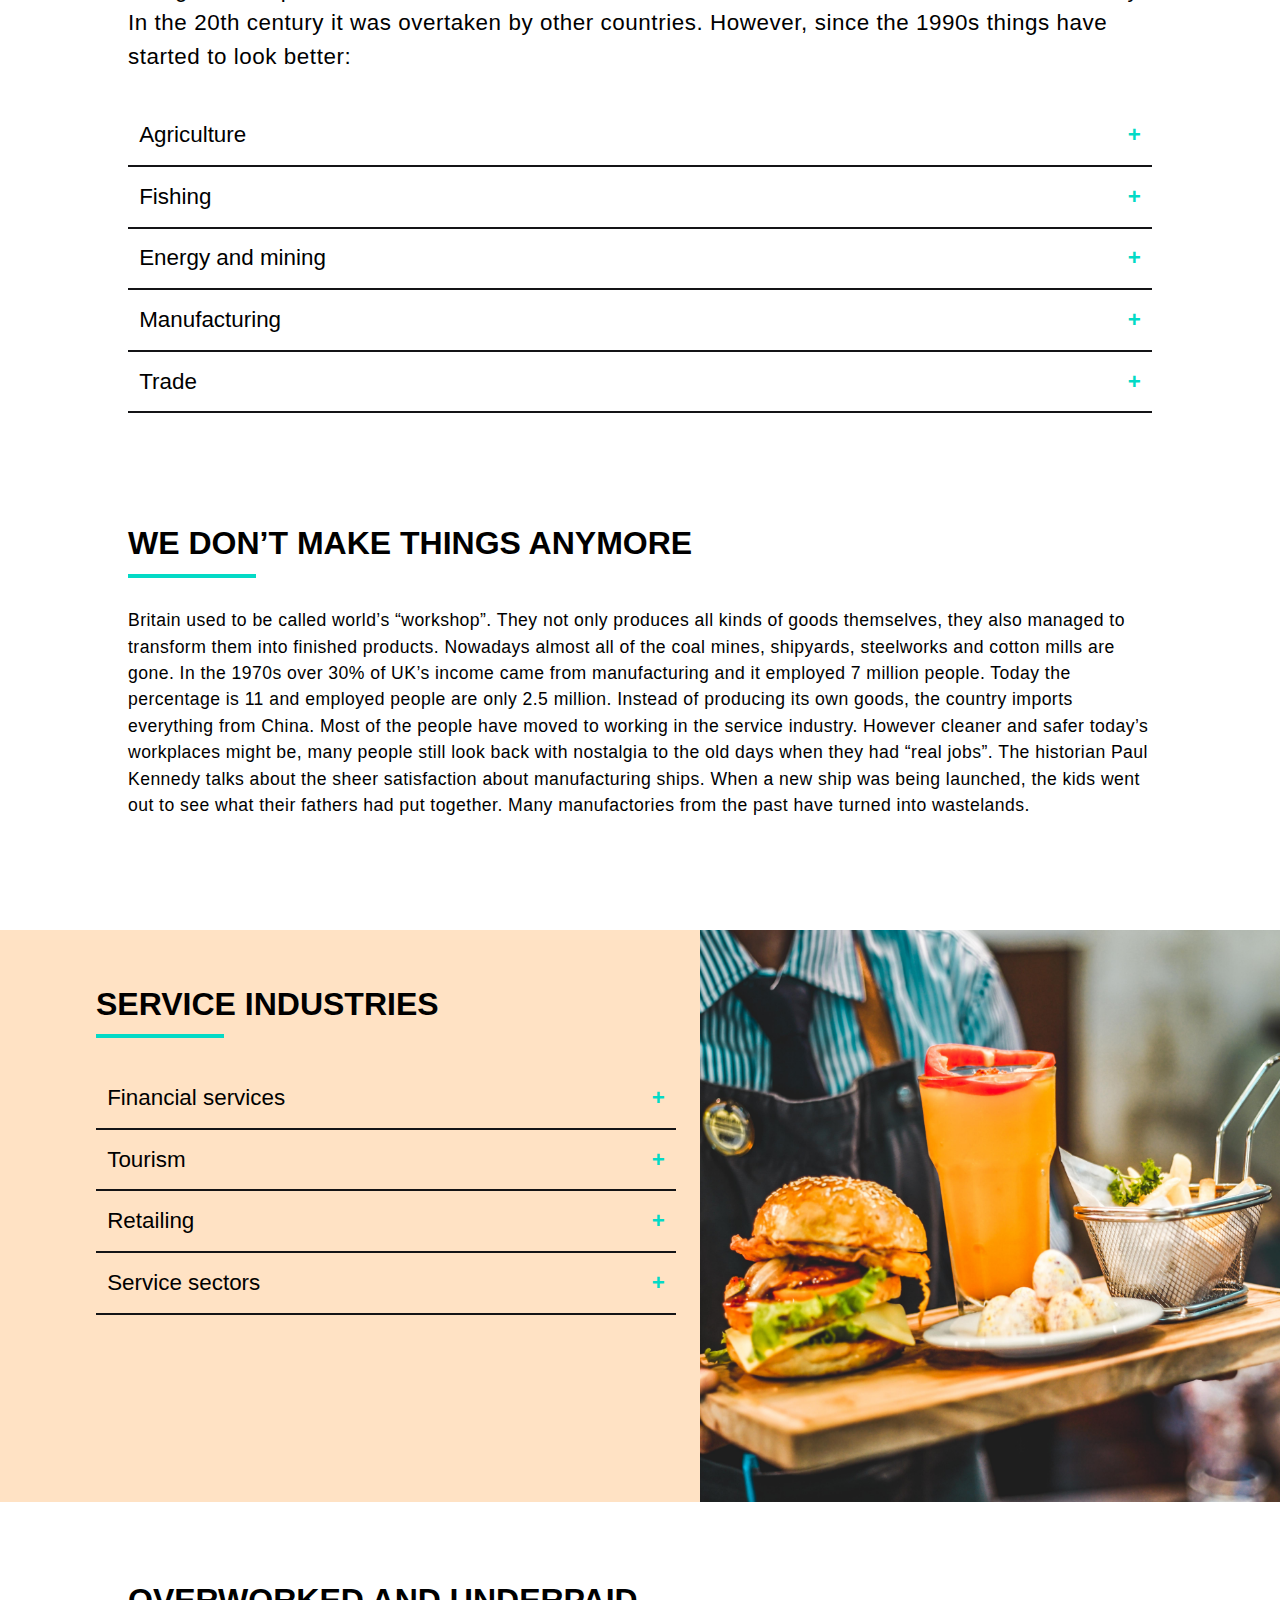
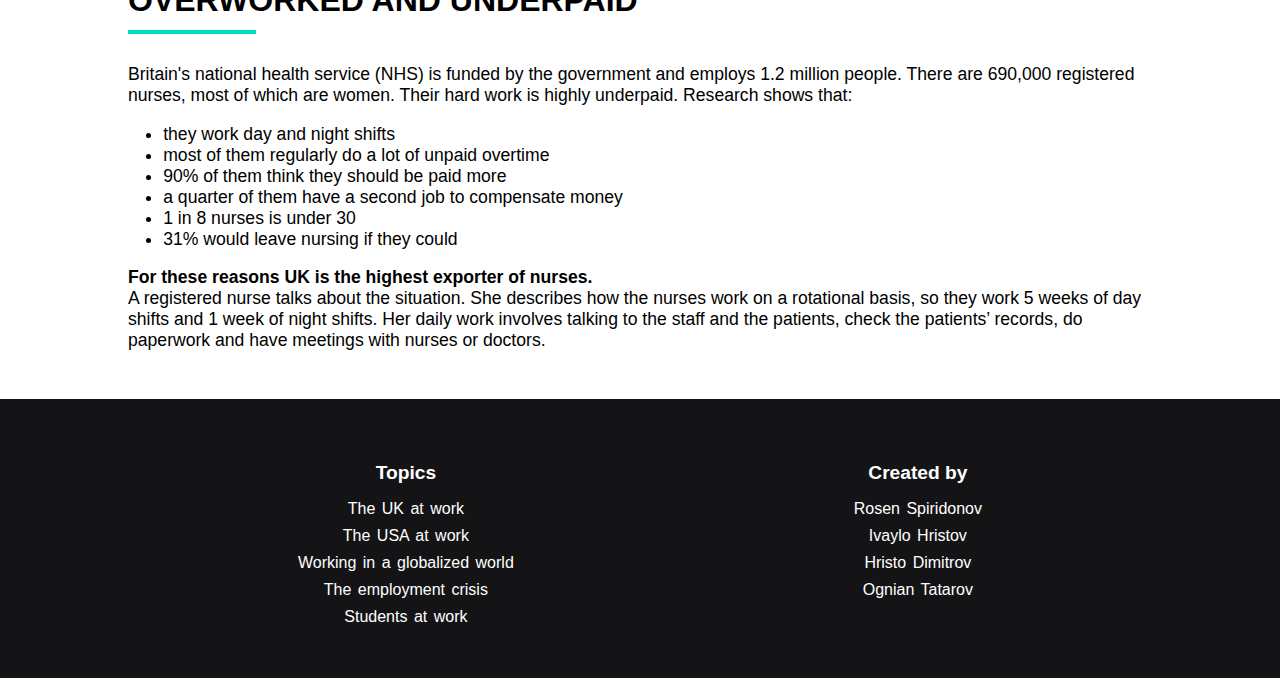
<file: pages/uk-at-work.html>
<!DOCTYPE html>
<html lang="en">

<head>
    <meta charset="UTF-8">
    <meta http-equiv="X-UA-Compatible" content="IE=edge">
    <meta name="viewport" content="width=device-width, initial-scale=1.0">
    <link rel="stylesheet" href="../assets/css/main.css">
    <link rel="stylesheet" href="../assets/css/page.css">
    <link rel="stylesheet" href="../assets/css/uk-work.css">
    <link rel="stylesheet" href="https://cdnjs.cloudflare.com/ajax/libs/font-awesome/5.15.2/css/all.min.css"
        integrity="sha512-HK5fgLBL+xu6dm/Ii3z4xhlSUyZgTT9tuc/hSrtw6uzJOvgRr2a9jyxxT1ely+B+xFAmJKVSTbpM/CuL7qxO8w=="
        crossorigin="anonymous" referrerpolicy="no-referrer" />
    <title>UK at work</title>
</head>

<body>
    <header>
        <nav>
            <div class="container">
                <div class="logo">
                    <a href="/index.html"><img src="/assets/img/logo-white.png" alt="Logo"></a>
                </div>
                <div class="menu">
                    <ul>
                        <li class="dropdown">
                            <div><a href="">Topics</a></div>
                            <ul class="dropdown__modal">
                                <li><a href="/pages/uk-at-work.html">The UK at work</a></li>
                                <li><a href="/pages/usa-at-work.html">The USA at work</a></li>
                                <li><a href="/pages/working-in-globalized-world.html">Working in a globalized world</a>
                                </li>
                                <li><a href="/pages/employment-crisis.html">The employment crisis</a></li>
                                <li><a href="/pages/students-at-work.html">Students at work</a></li>
                            </ul>
                        </li>
                        <li><a href="/contact.html">Contacts</a></li>
                    </ul>
                </div>
            </div>
        </nav>
    </header>

    <main id="uk-work">
        <div class="hero">
            <div class="container">
                <div class="hero__content">
                    <h1>The UK at work</h1>
                    <p>
                        Globalisation could be described as the complex process of the world becoming increasingly
                        interconnected as a result of economics, politics and cultural exchange worldwide. Globalising
                        processes are affected every day by what is happening around the globe with business, economics,
                        nature, work organization and more.
                    </p>
                </div>
            </div>
        </div>
        <div class="usp__section">
            <div class="container">
                <h2 class="uppercase h2">The four basic aspects of globalization are</h2>
                <div class="usp__wrapper">
                    <div class="usp__box">
                        <span class="far fa-star"></span>
                        <h3>Trade and transactions</h3>
                    </div>
                    <div class="usp__box">
                        <span class="far fa-star"></span>
                        <h3>Capital and investment movements</h3>
                    </div>
                    <div class="usp__box">
                        <span class="far fa-star"></span>
                        <h3>Migration and movement of people</h3>
                    </div>
                    <div class="usp__box">
                        <span class="far fa-star"></span>
                        <h3>Dissemination of knowledge</h3>
                    </div>
                </div>
            </div>
        </div>
        <div class="container">
            <p class="globalization-info">
                Globalisation in itself mainly includes integration of local and national economies into the global
                market. Economically, globalization involves goods, services, the economic resources of capital,
                technology and data.
                The economies of the UK and the USA have several features in common. Their manufacturing sectors have
                declined while service industries have been and are on the rise.

            </p>
        </div>

        <div class="text-in-the-green">
            <div class="container">
                <p class="introduction">
                    Being the birthplace of the industrial Revolution, the UK had no rival for much of the 19th century.
                    In the 20th century it was overtaken by other countries. However, since the 1990s things have
                    started to look better:
                </p>
                <div class="accordion__wrapper">
                    <div class="accordion__item">
                        <div class="title">Agriculture</div>
                        <div class="panel">
                            <p>
                                UK farms don’t have high employment, but produce about 60% of the nation’s food. The
                                lowland areas are more fertile and produce more crops, especially wheat and barley. The
                                upland territories are mostly used for raising sheep and cattle. Forests cover about 12%
                                of the land.
                            </p>
                        </div>
                    </div>
                    <div class="accordion__item">
                        <div class="title">Fishing</div>
                        <div class="panel">
                            <p>
                                Fishing is an important industry along the North Sea coast, however it is not at its
                                best state since there has been a decline in fish stocks and increasing competition from
                                foreign fishing fleets.
                            </p>
                        </div>
                    </div>
                    <div class="accordion__item">
                        <div class="title">Energy and mining</div>
                        <div class="panel">
                            <p>
                                Most of the coal and iron ore mines, which helped make the UK become world’s leading
                                economy have closed down and the UK now imports these materials. Similarly, the
                                resources of oil and gas, from which the UK has benefited for the last 30 years are
                                diminishing and the country has to rely on imports. There have been plans to increase
                                production of energy from renewable sources in order to reduce emissions and greenhouse
                                gases.
                            </p>
                        </div>
                    </div>
                    <div class="accordion__item">
                        <div class="title">Manufacturing</div>
                        <div class="panel">
                            <p>
                                Most of the industries, which the UK was once famous for, for example production of
                                textiles, steel, machinery an ships have also declined. Today the UK still manufactures
                                a variety of products, however the whole industry and the people working in it have
                                declined. Attention has been drawn towards service industries. In spite of this fact,
                                there are several manufacturing industries which are still relevant.
                            </p>
                        </div>
                    </div>
                    <div class="accordion__item">
                        <div class="title">Trade</div>
                        <div class="panel">
                            <p>
                                Foreign trade is essential for UK’s economy. The country exports lots of goods and
                                services. There include machinery, chemicals, electronics and oil. UK also imports many
                                of the same goods as well as food and raw materials.
                            </p>
                        </div>
                    </div>
                </div>
            </div>
        </div>
        <div class="dont-make-things">
            <div class="container">
                <h2 class="heading-underline uppercase h2">We don’t make things anymore</h2>
                <p>
                    Britain used to be called world’s “workshop”. They not only produces all kinds of goods themselves,
                    they also managed to transform them into finished products. Nowadays almost all of the coal mines,
                    shipyards, steelworks and cotton mills are gone. In the 1970s over 30% of UK’s income came from
                    manufacturing and it employed 7 million people. Today the percentage is 11 and employed people are
                    only 2.5 million. Instead of producing its own goods, the country imports everything from China.
                    Most of the people have moved to working in the service industry. However cleaner and safer today’s
                    workplaces might be, many people still look back with nostalgia to the old days when they had “real
                    jobs”. The historian Paul Kennedy talks about the sheer satisfaction about manufacturing ships. When
                    a new ship was being launched, the kids went out to see what their fathers had put together. Many
                    manufactories from the past have turned into wastelands.
                </p>
            </div>
        </div>
        <div class="service-industries">
            <div class="content">
                <h2 class="heading-underline uppercase h2">Service industries</h2>
                <div class="accordion__wrapper">
                    <div class="accordion__item">
                        <div class="title">Financial services</div>
                        <div class="panel">
                            <p>
                                This sector, which includes banking and insurance, is one of the biggest employers.
                                London alone is one of world’s great financial capitals. It is also the center of world
                                insurance and the London Stock Exchange is one of the main internationals financial
                                markets. Other significant cities are Edinburgh and Leeds. Advertising, market research
                                and computer systems have also expanded.
                            </p>
                        </div>
                    </div>
                    <div class="accordion__item">
                        <div class="title">Tourism</div>
                        <div class="panel">
                            <p>
                                Over the last years income from foreign tourists has increased by 30%. This industry
                                employs 3.1 million people. Popular areas for tourism include the West County, The Lake
                                District, North Wales and the Scottish Highlands. Historic cities also attract lots of
                                attention.
                            </p>
                        </div>
                    </div>
                    <div class="accordion__item">
                        <div class="title">Retailing</div>
                        <div class="panel">
                            <p>
                                Large chain stores are dominant. Smaller shops experience difficulty in competing with
                                the dominant big chains and are disappearing.
                            </p>
                        </div>
                    </div>
                    <div class="accordion__item">
                        <div class="title">Service sectors</div>
                        <div class="panel">
                            <p>
                                Healthcare, education, arts and government also employ large numbers of people.
                            </p>
                        </div>
                    </div>
                </div>
            </div>
            <div class="img"></div>
        </div>
        <div class="overworked">
            <div class="container">
                <h2 class="heading-underline uppercase h2">OVERWORKED AND UNDERPAID</h2>
                <div class="content">
                    <p>
                        Britain's national health service (NHS) is funded by the government and employs 1.2 million
                        people. There are 690,000 registered nurses, most of which are women. Their hard work is highly
                        underpaid. Research shows that:
                    </p>
                    <ul>
                        <li>they work day and night shifts</li>
                        <li>most of them regularly do a lot of unpaid overtime</li>
                        <li>90% of them think they should be paid more</li>
                        <li>a quarter of them have a second job to compensate money</li>
                        <li>1 in 8 nurses is under 30</li>
                        <li>31% would leave nursing if they could</li>
                    </ul>
                    <p>
                        <b>For these reasons UK is the highest exporter of nurses.</b><br>
                        A registered nurse talks about the situation. She describes how the nurses work on a rotational
                        basis, so they work 5 weeks of day shifts and 1 week of night shifts. Her daily work involves
                        talking to the staff and the patients, check the patients’ records, do paperwork and have
                        meetings with nurses or doctors.

                    </p>
                </div>
            </div>
        </div>
    </main>

    <footer>
        <div id="fixed-social">
            <div>
                <a href="#" class="fixed-facebook" target="_blank"><i class="fab fa-facebook-f"></i>
                    <span>Facebook</span></a>
            </div>
            <div>
                <a href="#" class="fixed-linkedin" target="_blank"><i class="fab fa-linkedin"></i>
                    <span>LinkedIn</span></a>
            </div>
            <div>
                <a href="#" class="fixed-instagrem" target="_blank"><i class="fab fa-instagram"></i>
                    <span>Instagram</span></a>
            </div>
        </div>
        <a href="#backTop" class="backTop-btn"><i class="fa fa-arrow-up" aria-hidden="true"></i></a>
        <div class="container">
            <div class="footer__menu">
                <h5 class="menu__header">Topics</h5>
                <ul id="topics">
                    <li><a href="/pages/uk-at-work.html">The UK at work</a></li>
                    <li><a href="/pages/usa-at-work.html">The USA at work</a></li>
                    <li><a href="/pages/working-in-globalized-world.html">Working in a globalized world</a></li>
                    <li><a href="/pages/employment-crisis.html">The employment crisis</a></li>
                    <li><a href="/pages/students-at-work.html">Students at work</a></li>
                </ul>
            </div>
            <div class="footer__menu">
                <h5 class="menu__header">Created by</h5>
                <ul id="about-us">
                    <li><a href="https://www.instagram.com/r.spiridonovv/">Rosen Spiridonov</a></li>
                    <li><a href="https://www.instagram.com/ivaylo_h_/">Ivaylo Hristov</a></li>
                    <li><a href="https://www.instagram.com/hristo_dimitrov41/">Hristo Dimitrov</a></li>
                    <li><a href="https://www.instagram.com/_o.tatarov_/">Ognian Tatarov</a></li>
                </ul>
            </div>
        </div>
    </footer>
    <script src="https://code.jquery.com/jquery-3.6.0.min.js"
        integrity="sha256-/xUj+3OJU5yExlq6GSYGSHk7tPXikynS7ogEvDej/m4=" crossorigin="anonymous"></script>
    <script src="/assets/js/main.js"></script>
</body>

</html>
</file>
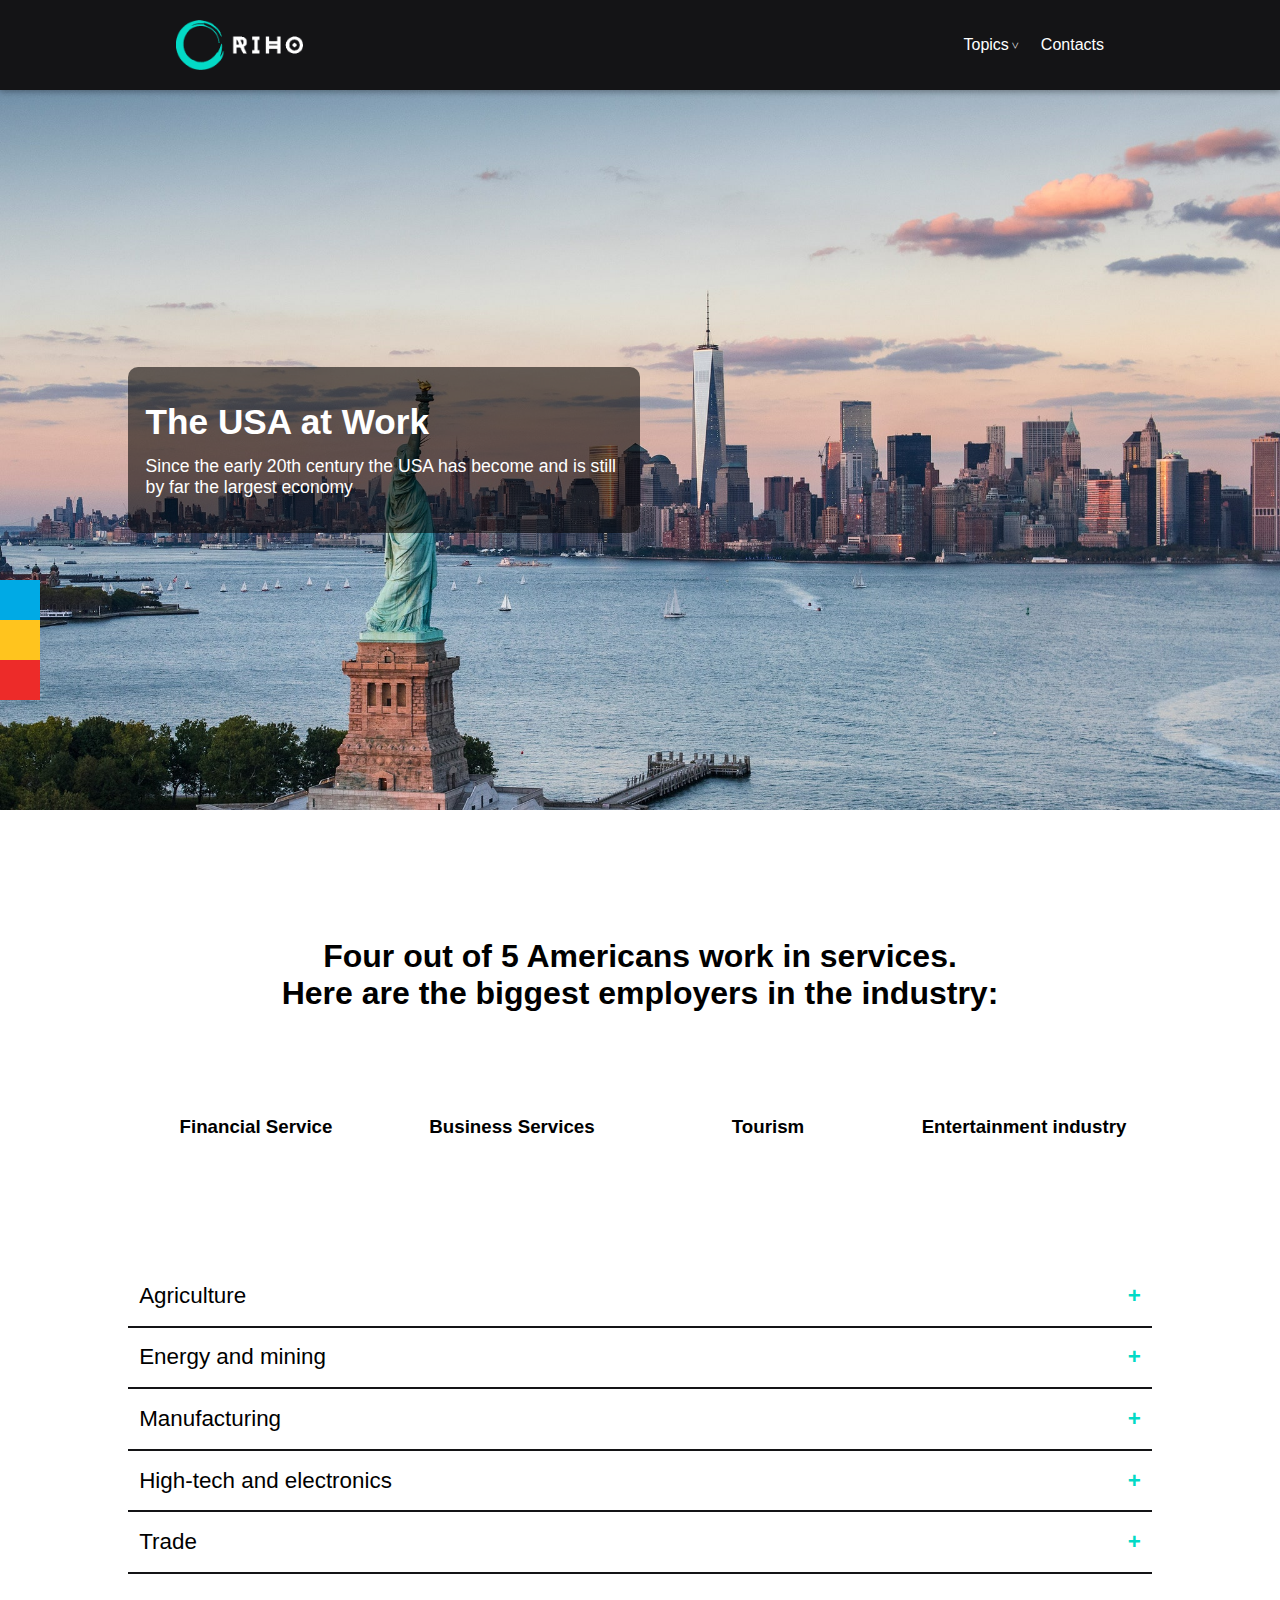
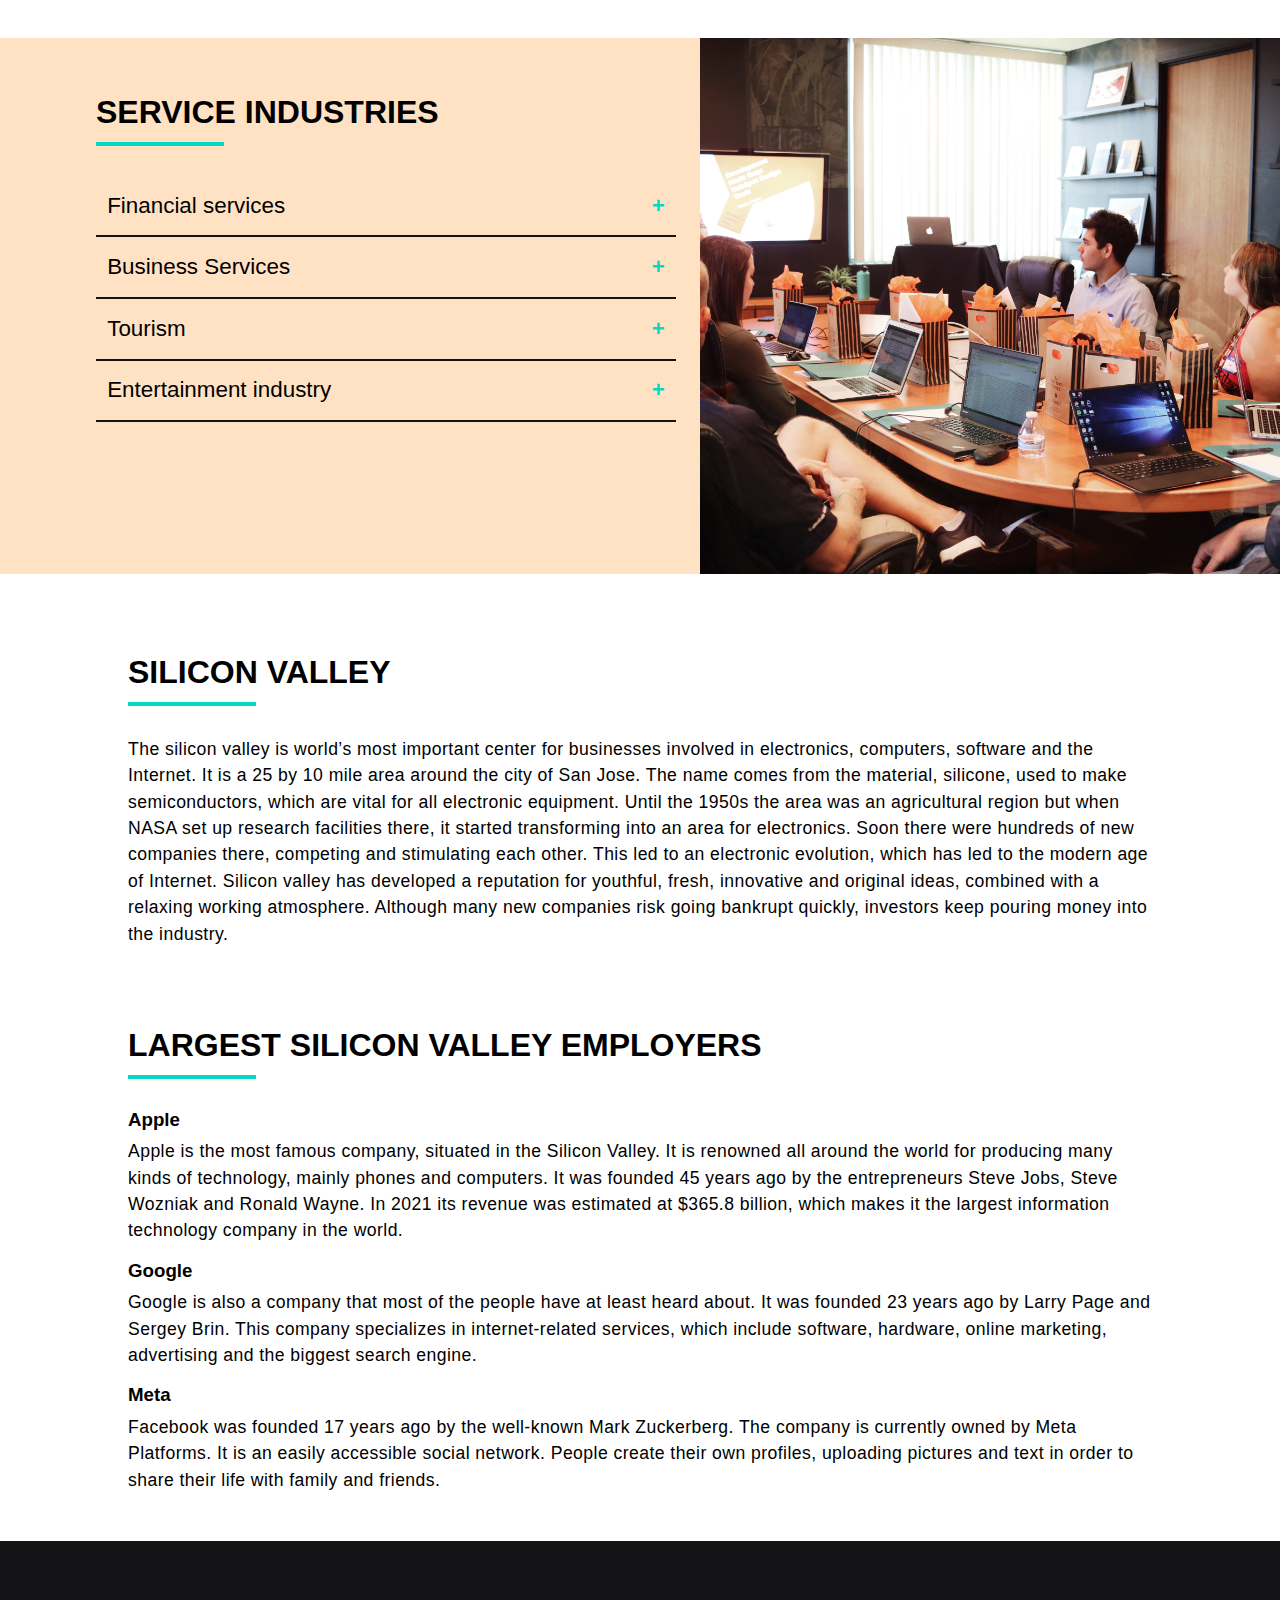
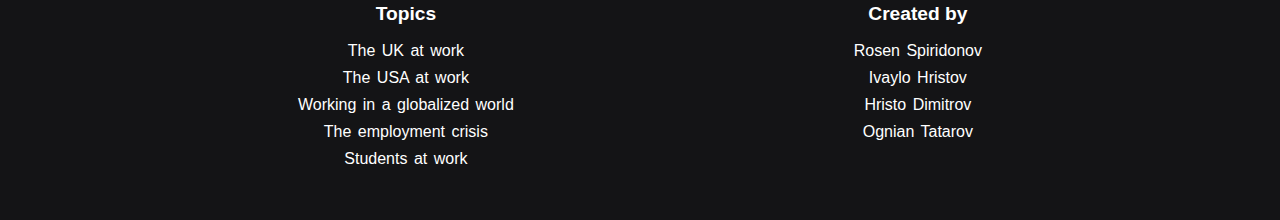
<file: pages/usa-at-work.html>
<!DOCTYPE html>
<html lang="en">

<head>
    <meta charset="UTF-8">
    <meta http-equiv="X-UA-Compatible" content="IE=edge">
    <meta name="viewport" content="width=device-width, initial-scale=1.0">
    <link rel="stylesheet" href="../assets/css/main.css">
    <link rel="stylesheet" href="../assets/css/page.css">
    <link rel="stylesheet" href="../assets/css/usa-at-work.css">
    <link rel="stylesheet" href="https://cdnjs.cloudflare.com/ajax/libs/font-awesome/5.15.2/css/all.min.css"
        integrity="sha512-HK5fgLBL+xu6dm/Ii3z4xhlSUyZgTT9tuc/hSrtw6uzJOvgRr2a9jyxxT1ely+B+xFAmJKVSTbpM/CuL7qxO8w=="
        crossorigin="anonymous" referrerpolicy="no-referrer" />
    <title>The USA at work</title>
</head>

<body>
    <header>
        <nav>
            <div class="container">
                <div class="logo">
                    <a href="/index.html"><img src="/assets/img/logo-white.png" alt="Logo"></a>
                </div>
                <div class="menu">
                    <ul>
                        <li class="dropdown">
                            <div><a href="">Topics</a></div>
                            <ul class="dropdown__modal">
                                <li><a href="/pages/uk-at-work.html">The UK at work</a></li>
                                <li><a href="/pages/usa-at-work.html">The USA at work</a></li>
                                <li><a href="/pages/working-in-globalized-world.html">Working in a globalized world</a>
                                </li>
                                <li><a href="/pages/employment-crisis.html">The employment crisis</a></li>
                                <li><a href="/pages/students-at-work.html">Students at work</a></li>
                            </ul>
                        </li>
                        <li><a href="/contact.html">Contacts</a></li>
                    </ul>
                </div>
            </div>
        </nav>
    </header>

    <main id="usa-work">
        <div class="hero">
            <div class="container">
                <div class="hero__content">
                    <h1>The USA at Work</h1>
                    <p>
                        Since the early 20th century the USA has become and is still by far the largest economy
                    </p>
                </div>
            </div>
        </div>

        <div class="usp__section">
            <div class="container">

                <h2 class="lowercase h2">Four out of 5 Americans work in services. <br>Here are the biggest employers in
                    the industry:
                    </h4>
                    <div class="usp__wrapper">
                        <div class="usp__box">
                            <span class="far fa-star"></span>
                            <h3>Financial Service
                            </h3>
                        </div>
                        <div class="usp__box">
                            <span class="far fa-star"></span>
                            <h3>Business Services
                            </h3>
                        </div>
                        <div class="usp__box">
                            <span class="far fa-star"></span>
                            <h3>Tourism
                            </h3>
                        </div>
                        <div class="usp__box">
                            <span class="far fa-star"></span>
                            <h3>Entertainment industry
                            </h3>
                        </div>
                    </div>
            </div>
        </div>

        <div class="container">
            <div class="accordion__wrapper">
                <div class="accordion__item">
                    <div class="title">Agriculture</div>
                    <div class="panel">
                        <p>
                            The USA produces a great variety of goods and has world’s highest export thanks to the wide
                            range of its climates and the huge areas of rich farming land. The farms are enormous,
                            mechanized and effective. Beef cattle is raised in the western areas.
                        </p>
                    </div>
                </div>
                <div class="accordion__item">
                    <div class="title">Energy and mining</div>
                    <div class="panel">
                        <p>
                            The USA has large mineral deposits, especially oil, natural gas and coal. With only 5% of
                            world’s population consuming 25% of world’s energy it is the highest consumer.
                        </p>
                    </div>
                </div>
                <div class="accordion__item">
                    <div class="title">Manufacturing
                    </div>
                    <div class="panel">
                        <p>
                            USA is still world’s biggest manufacturer. However, some industries have declined due to
                            cheaper imports.
                        </p>
                    </div>
                </div>
                <div class="accordion__item">
                    <div class="title">High-tech and electronics
                    </div>
                    <div class="panel">
                        <p>
                            USA is a leader in many innovative industries involving technology. Computers,
                            telecommunications, aerospace, military equipment, medical technology, robotics and
                            nanotechnology do not stop developing.
                        </p>
                    </div>
                </div>
                <div class="accordion__item">
                    <div class="title">Trade</div>
                    <div class="panel">
                        <p>
                            The USA is the world’s biggest trader. It imports petroleum, cars, raw materials and food.
                            It exports machinery, computers, high-tech products, chemicals and agricultural crops.
                        </p>
                    </div>
                </div>
            </div>
        </div>


        <div class="">
            <div class="service-industries">
                <div class="content">
                    <h2 class="heading-underline uppercase h2">Service industries</h2>
                    <div class="accordion__wrapper">
                        <div class="accordion__item">
                            <div class="title">Financial services</div>
                            <div class="panel">
                                <p>
                                    Banks and insurance companies operate all over the country. New York and Chicago are
                                    leading cities.

                                </p>
                            </div>
                        </div>
                        <div class="accordion__item">
                            <div class="title">Business Services
                            </div>
                            <div class="panel">
                                <p>
                                    These include advertising and internet services
                                </p>
                            </div>
                        </div>
                        <div class="accordion__item">
                            <div class="title">Tourism
                            </div>
                            <div class="panel">
                                <p>
                                    This industry is a huge employer. Hotels and restaurants are at every famous tourist
                                    destination all over the country.
                                </p>
                            </div>
                        </div>
                        <div class="accordion__item">
                            <div class="title">Entertainment industry</div>
                            <div class="panel">
                                <p>
                                    Computer games, TV and cinema are also highly developed.
                                </p>
                            </div>
                        </div>
                    </div>
                </div>
                <div class="img"></div>
            </div>
        </div>
        <div class="silicon-valley">
            <div class="container">
                <h2 class="heading-underline uppercase h2">SILICON VALLEY</h2>
                <p>
                    The silicon valley is world’s most important center for businesses involved in electronics, computers, software and the Internet. It is a 25 by 10 mile area around the city of San Jose. The name comes from the material, silicone, used to make semiconductors, which are vital for all electronic equipment.
Until the 1950s the area was an agricultural region but when NASA set up research facilities there, it started transforming into an area for electronics. Soon there were hundreds of new companies there, competing and stimulating each other. This led to an electronic evolution, which has led to the modern age of Internet. Silicon valley has developed a reputation for youthful, fresh, innovative and original ideas, combined with a relaxing working atmosphere. Although many new companies risk going bankrupt quickly, investors keep pouring money into the industry.
                </p>
            </div>
        </div>
        <div class="silicon-valley-companies">
            <div class="container">
                <h2 class="heading-underline uppercase h2">Largest Silicon Valley employers</h2>
                <div class="companies-wrapper">
                    <div class="company">
                        <h3>Apple</h3>
                        <p>Apple is the most famous company, situated in the Silicon Valley. It is renowned all around the world for producing many kinds of technology, mainly phones and computers. It was founded 45 years ago by the entrepreneurs Steve Jobs, Steve Wozniak and Ronald Wayne. In 2021 its revenue was estimated at $365.8 billion, which makes it the largest information technology company in the world.</p>
                    </div>
                    <div class="company">
                        <h3>Google</h3>
                        <p>Google is also a company that most of the people have at least heard about. It was founded 23 years ago by Larry Page and Sergey Brin. This company specializes in internet-related services, which include software, hardware, online marketing, advertising and the biggest search engine.</p>
                    </div>
                    <div class="company">
                        <h3>Meta</h3>
                        <p>Facebook was founded 17 years ago by the well-known Mark Zuckerberg. The company is currently owned by Meta Platforms. It is an easily accessible social network. People create their own profiles, uploading pictures and text in order to share their life with family and friends.</p>
                    </div>
                </div>
            </div>
        </div>

    </main>

    <footer>
        <div id="fixed-social">
            <div>
                <a href="#" class="fixed-facebook" target="_blank"><i class="fab fa-facebook-f"></i>
                    <span>Facebook</span></a>
            </div>
            <div>
                <a href="#" class="fixed-linkedin" target="_blank"><i class="fab fa-linkedin"></i>
                    <span>LinkedIn</span></a>
            </div>
            <div>
                <a href="#" class="fixed-instagrem" target="_blank"><i class="fab fa-instagram"></i>
                    <span>Instagram</span></a>
            </div>
        </div>
        <a href="#backTop" class="backTop-btn"><i class="fa fa-arrow-up" aria-hidden="true"></i></a>
        <div class="container">
            <div class="footer__menu">
                <h5 class="menu__header">Topics</h5>
                <ul id="topics">
                    <li><a href="/pages/uk-at-work.html">The UK at work</a></li>
                    <li><a href="/pages/usa-at-work.html">The USA at work</a></li>
                    <li><a href="/pages/working-in-globalized-world.html">Working in a globalized world</a></li>
                    <li><a href="/pages/employment-crisis.html">The employment crisis</a></li>
                    <li><a href="/pages/students-at-work.html">Students at work</a></li>
                </ul>
            </div>
            <div class="footer__menu">
                <h5 class="menu__header">Created by</h5>
                <ul id="about-us">
                    <li><a href="https://www.instagram.com/r.spiridonovv/">Rosen Spiridonov</a></li>
                    <li><a href="https://www.instagram.com/ivaylo_h_/">Ivaylo Hristov</a></li>
                    <li><a href="https://www.instagram.com/hristo_dimitrov41/">Hristo Dimitrov</a></li>
                    <li><a href="https://www.instagram.com/_o.tatarov_/">Ognian Tatarov</a></li>
                </ul>
            </div>
        </div>
    </footer>
    <script src="https://code.jquery.com/jquery-3.6.0.min.js"
        integrity="sha256-/xUj+3OJU5yExlq6GSYGSHk7tPXikynS7ogEvDej/m4=" crossorigin="anonymous"></script>
    <script src="/assets/js/main.js"></script>
</body>

</html>
</file>
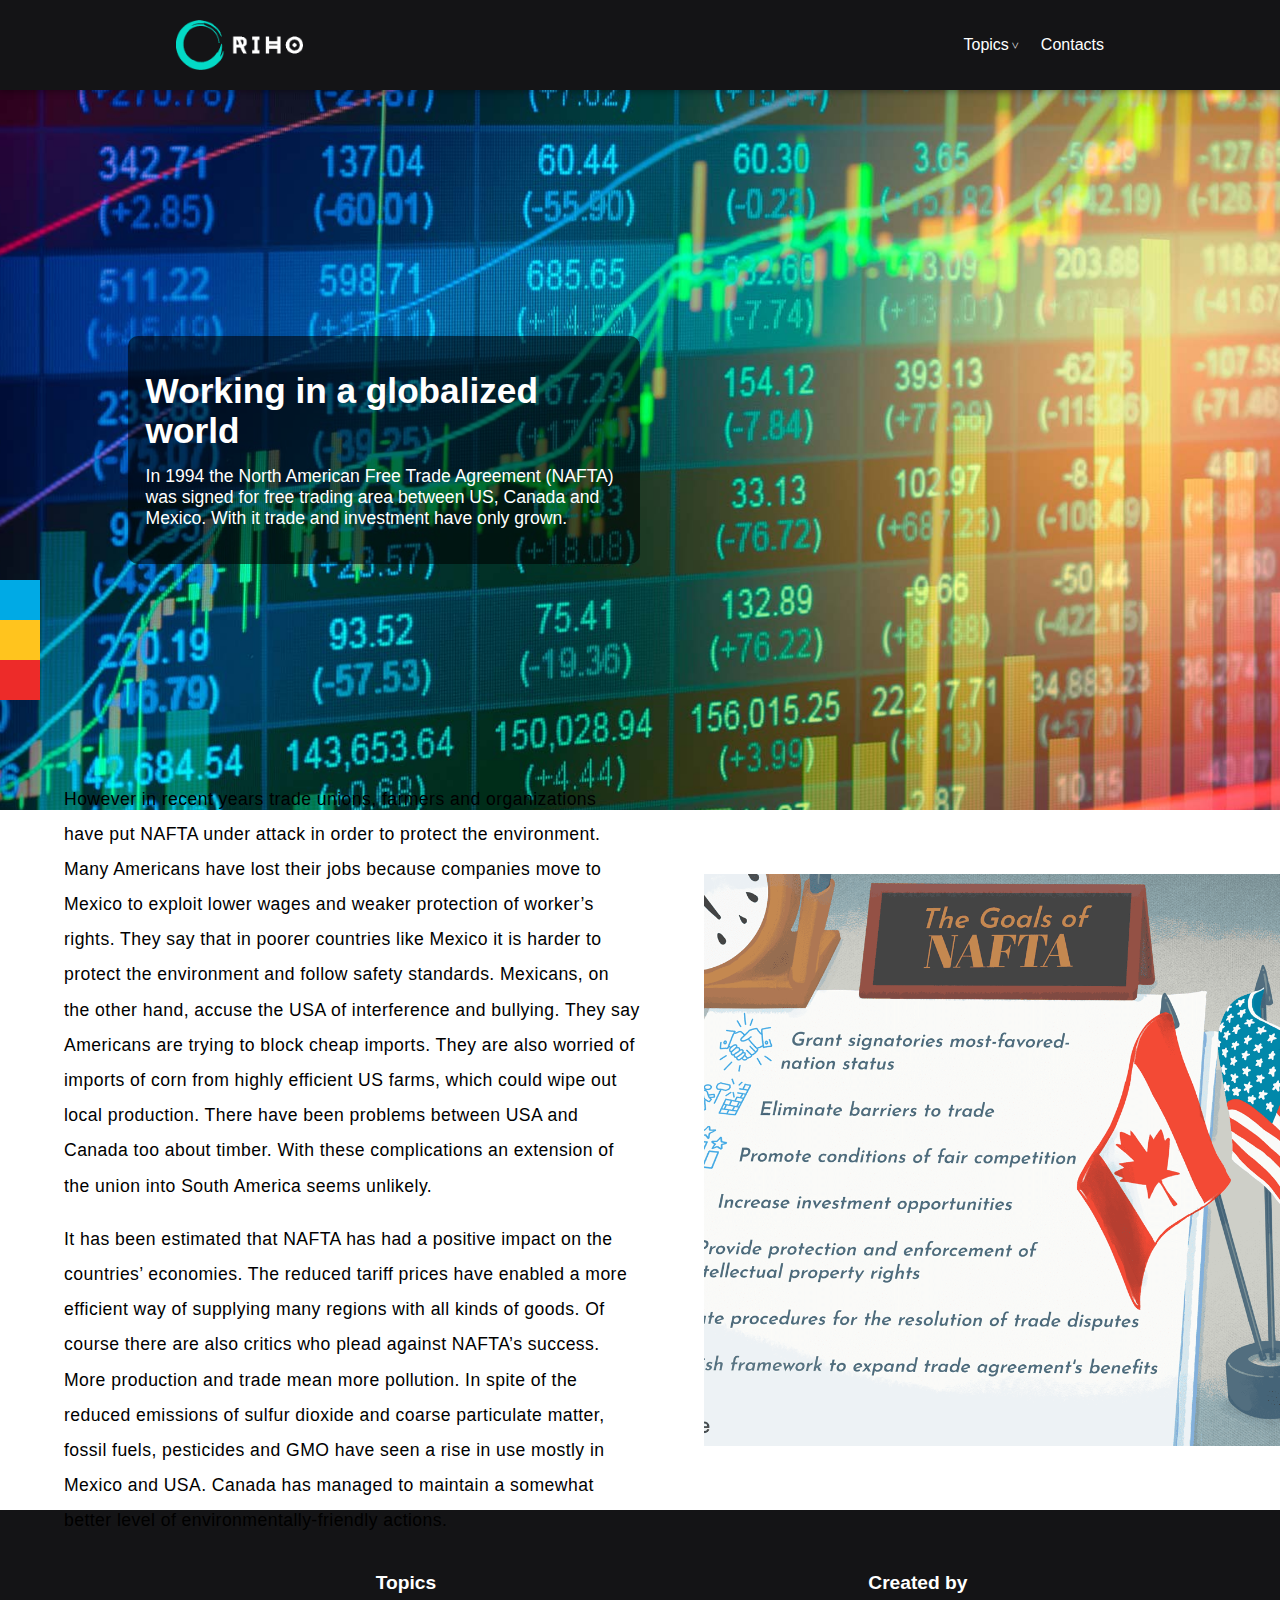
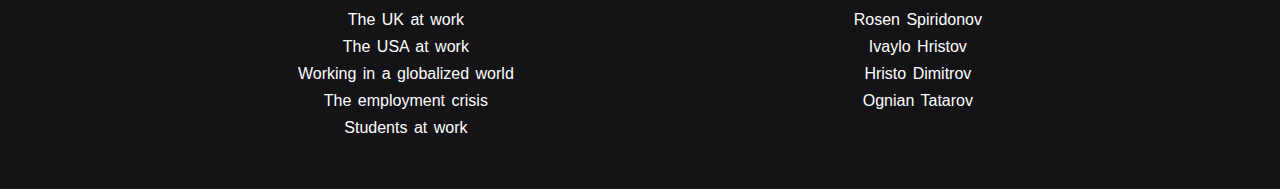
<file: pages/working-in-globalized-world.html>
<!DOCTYPE html>
<html lang="en">

<head>
    <meta charset="UTF-8">
    <meta http-equiv="X-UA-Compatible" content="IE=edge">
    <meta name="viewport" content="width=device-width, initial-scale=1.0">
    <link rel="stylesheet" href="../assets/css/main.css">
    <link rel="stylesheet" href="../assets/css/page.css">
    <link rel="stylesheet" href="../assets/css/working-in-globalised-world.css">
    <link rel="stylesheet" href="https://cdnjs.cloudflare.com/ajax/libs/font-awesome/5.15.2/css/all.min.css"
        integrity="sha512-HK5fgLBL+xu6dm/Ii3z4xhlSUyZgTT9tuc/hSrtw6uzJOvgRr2a9jyxxT1ely+B+xFAmJKVSTbpM/CuL7qxO8w=="
        crossorigin="anonymous" referrerpolicy="no-referrer" />
    <title>Working in globalized world</title>
</head>

<body>
    <header>
        <nav>
            <div class="container">
                <div class="logo">
                    <a href="/index.html"><img src="/assets/img/logo-white.png" alt="Logo"></a>
                </div>
                <div class="menu">
                    <ul>
                        <li class="dropdown">
                            <div><a href="">Topics</a></div>
                            <ul class="dropdown__modal">
                                <li><a href="/pages/uk-at-work.html">The UK at work</a></li>
                                <li><a href="/pages/usa-at-work.html">The USA at work</a></li>
                                <li><a href="/pages/working-in-globalized-world.html">Working in a globalized world</a></li>
                                <li><a href="/pages/employment-crisis.html">The employment crisis</a></li>
                                <li><a href="/pages/students-at-work.html">Students at work</a></li>
                            </ul>
                        </li>
                        <li><a href="/contact.html">Contacts</a></li>
                    </ul>
                </div>
            </div>
        </nav>
    </header>

    <main>
        <div class="hero">
            <div class="container">
                <div class="hero__content">
                    <h1>Working in a globalized world
                    </h1>
                    <p>
                        In 1994 the North American Free Trade Agreement (NAFTA) was signed for free trading area between US, Canada and Mexico. With it trade and investment have only grown.

                    </p>
                </div>
            </div>
        </div>

        <div class="the-attacks">
            <div class="content">
                <div>
                    <p>However in recent years trade unions, farmers and organizations have put NAFTA under attack in order to protect the environment. Many Americans have lost their jobs because companies move to Mexico to exploit lower wages and weaker protection of worker’s rights. They say that in poorer countries like Mexico it is harder to protect the environment and follow safety standards. Mexicans, on the other hand, accuse the USA of interference and bullying. They say Americans are trying to block cheap imports. They are also worried of imports of corn from highly efficient US farms, which could wipe out local production. There have been problems between USA and Canada too about timber. With these complications an extension of the union into South America seems unlikely.</p>
                    <br>
                    <p>
                        It has been estimated that NAFTA has had a positive impact on the countries’ economies. The reduced tariff prices have enabled a more efficient way of supplying many regions with all kinds of goods. Of course there are also critics who plead against NAFTA’s success. More production and trade mean more pollution. In spite of the reduced emissions of sulfur dioxide and coarse particulate matter, fossil fuels, pesticides and GMO have seen a rise in use mostly in Mexico and USA. Canada has managed to maintain a somewhat better level of environmentally-friendly actions.

                    </p>
                </div>
                
            </div>
            <div class="img"></div>
        </div>
        

    </main>

    <footer>
        <div id="fixed-social">
            <div>
                <a href="#" class="fixed-facebook" target="_blank"><i class="fab fa-facebook-f"></i>
                    <span>Facebook</span></a>
            </div>
            <div>
                <a href="#" class="fixed-linkedin" target="_blank"><i class="fab fa-linkedin"></i>
                    <span>LinkedIn</span></a>
            </div>
            <div>
                <a href="#" class="fixed-instagrem" target="_blank"><i class="fab fa-instagram"></i>
                    <span>Instagram</span></a>
            </div>
        </div>
        <a href="#backTop" class="backTop-btn"><i class="fa fa-arrow-up" aria-hidden="true"></i></a>
        <div class="container">
            <div class="footer__menu">
                <h5 class="menu__header">Topics</h5>
                <ul id="topics">
                    <li><a href="/pages/uk-at-work.html">The UK at work</a></li>
                    <li><a href="/pages/usa-at-work.html">The USA at work</a></li>
                    <li><a href="/pages/working-in-globalized-world.html">Working in a globalized world</a></li>
                    <li><a href="/pages/employment-crisis.html">The employment crisis</a></li>
                    <li><a href="/pages/students-at-work.html">Students at work</a></li>
                </ul>
            </div>  
            <div class="footer__menu">
                <h5 class="menu__header">Created by</h5>
                <ul id="about-us">
                    <li><a href="https://www.instagram.com/r.spiridonovv/">Rosen Spiridonov</a></li>
                    <li><a href="https://www.instagram.com/ivaylo_h_/">Ivaylo Hristov</a></li>
                    <li><a href="https://www.instagram.com/hristo_dimitrov41/">Hristo Dimitrov</a></li>
                    <li><a href="https://www.instagram.com/_o.tatarov_/">Ognian Tatarov</a></li>
                </ul>
            </div>
        </div>
    </footer>
</body>

</html>
</file>
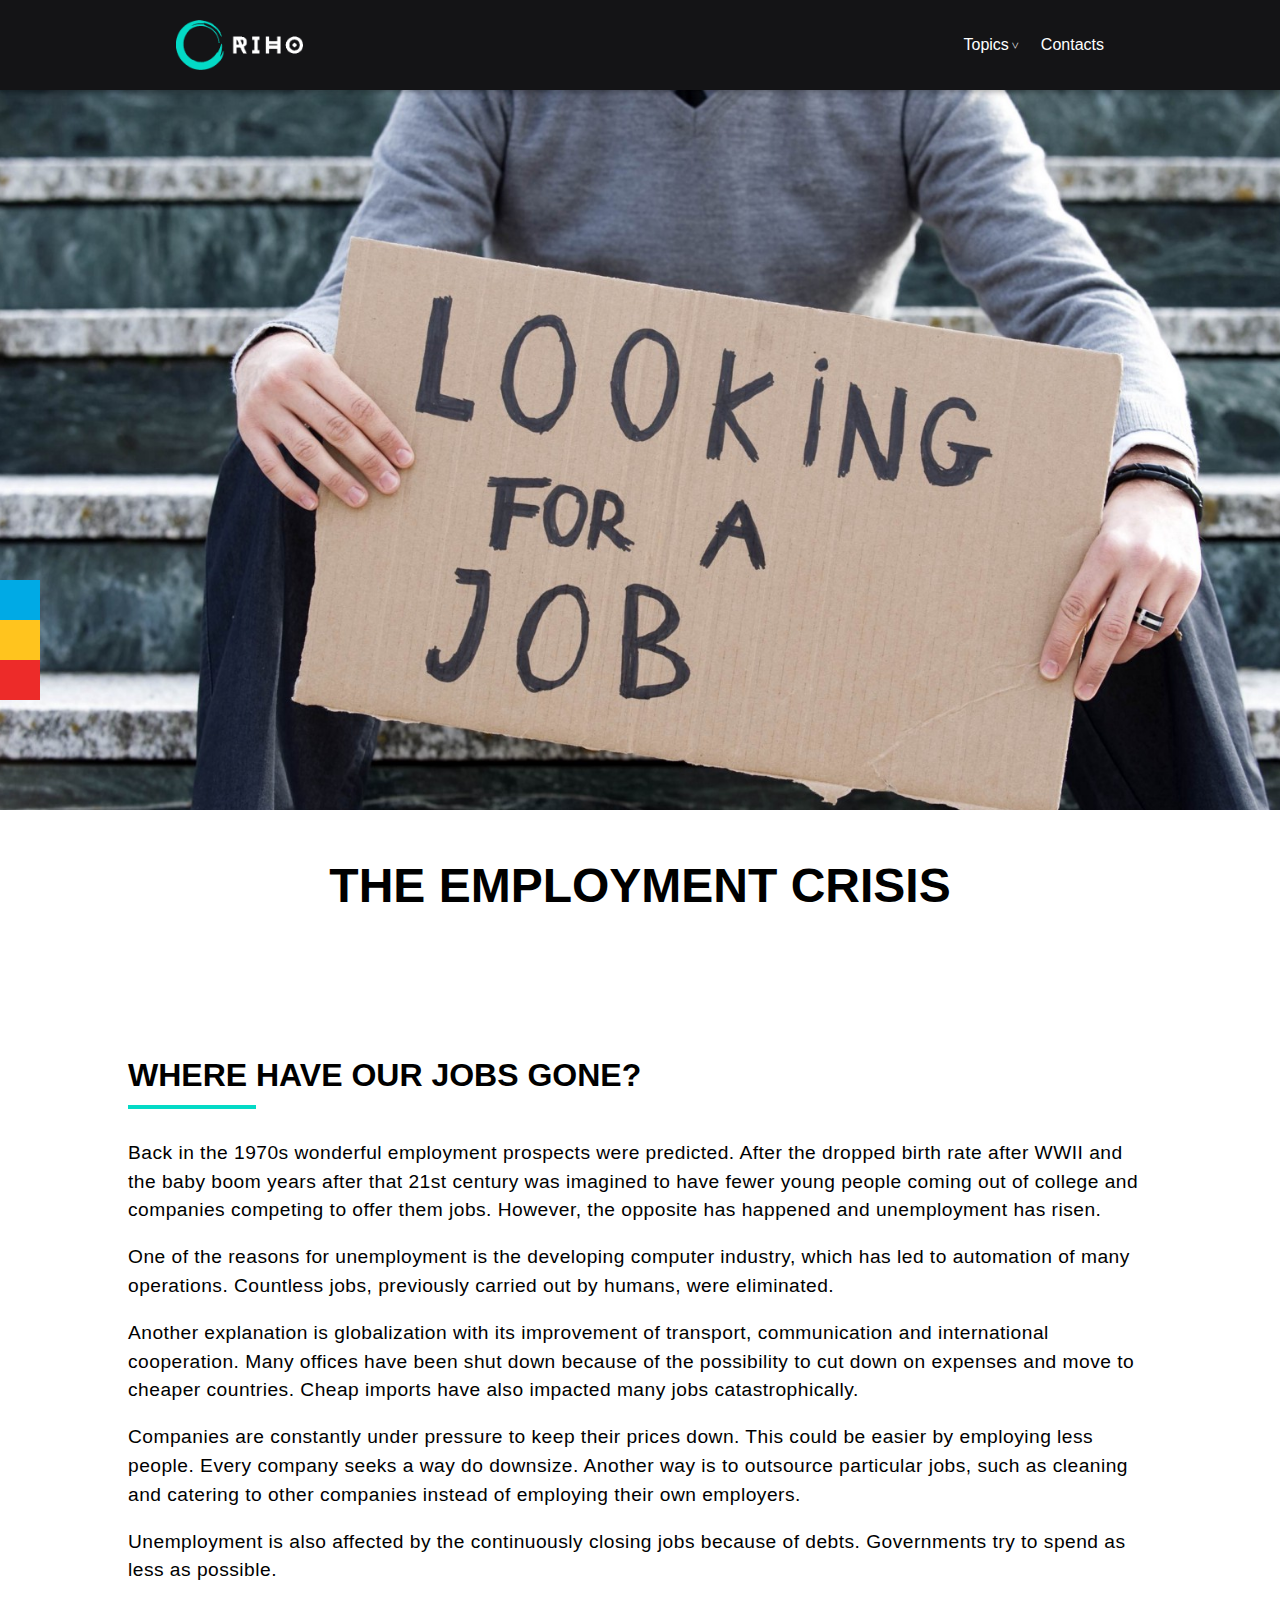
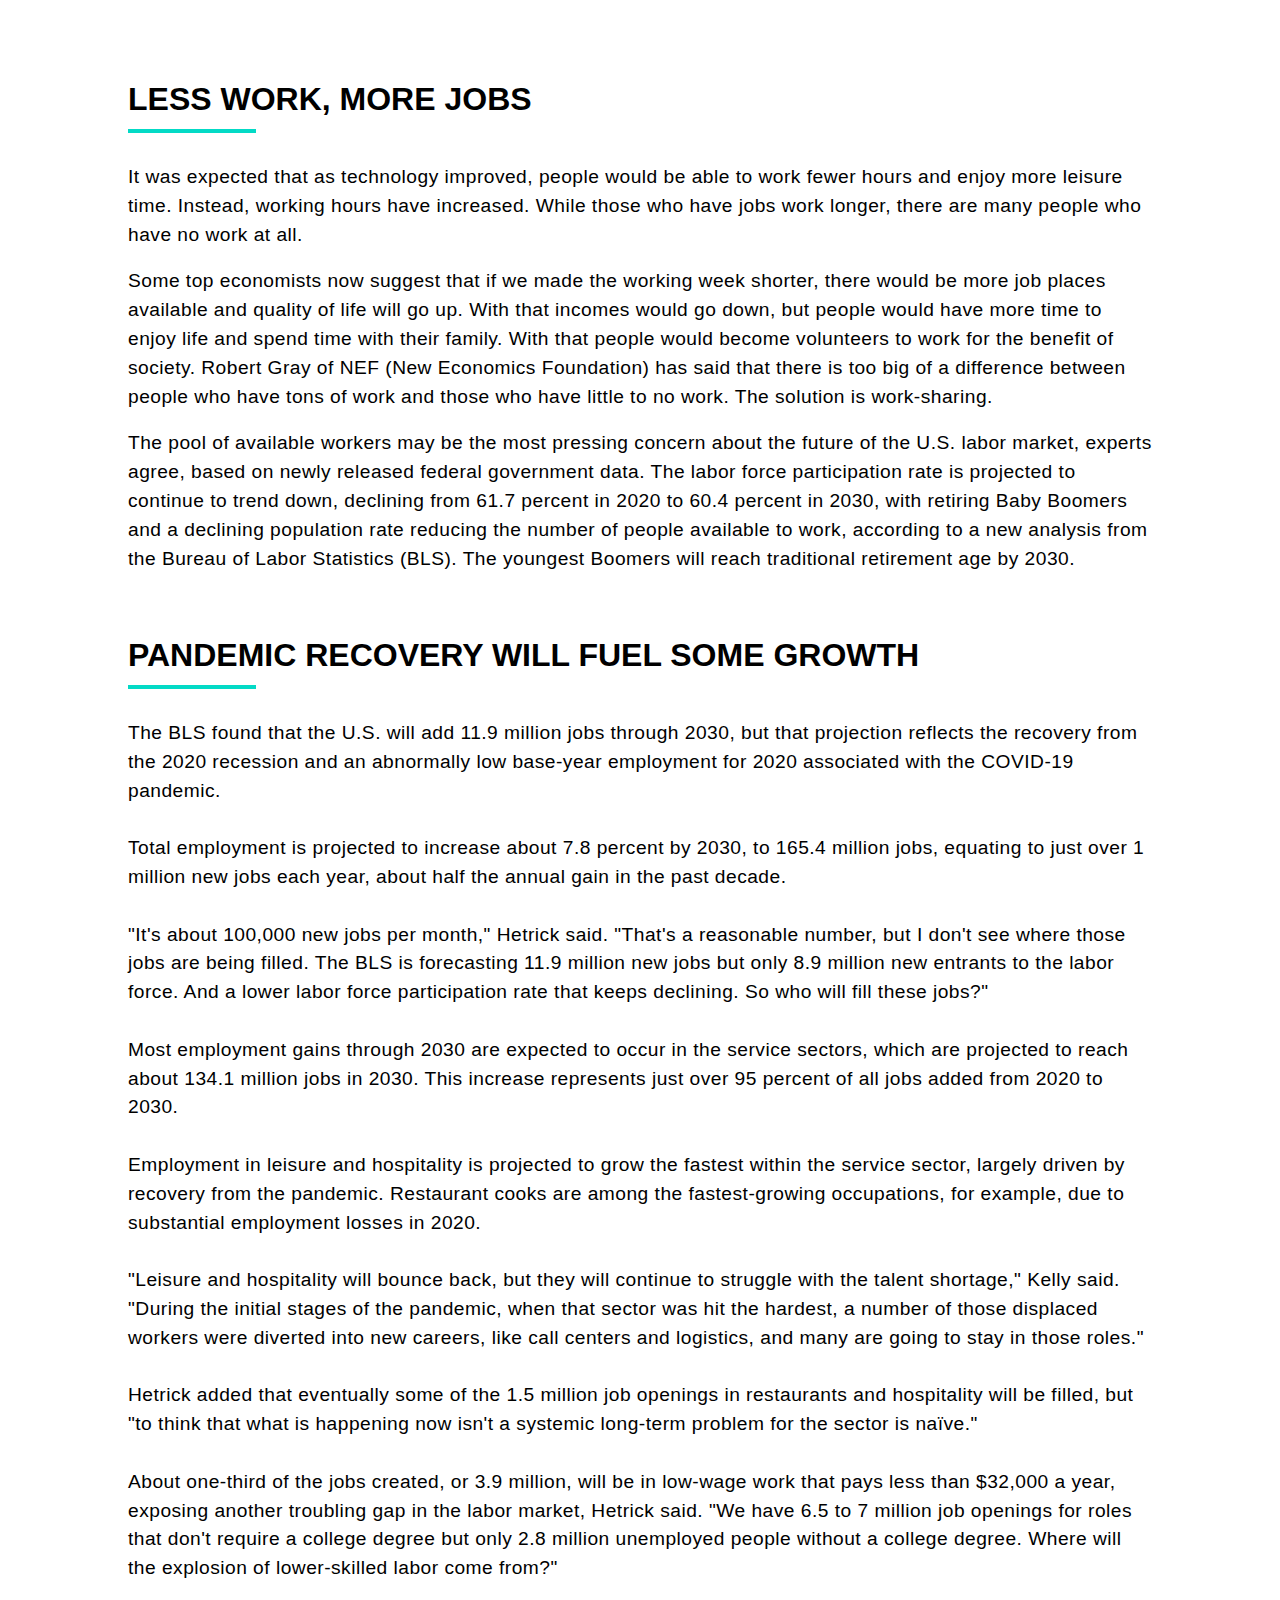
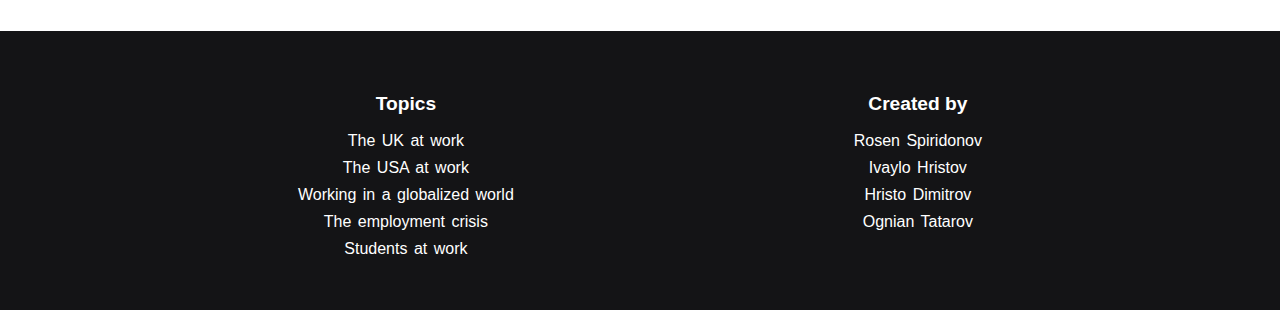
<file: en/pages/employment-crisis.html>
<!DOCTYPE html>
<html lang="en">

<head>
    <meta charset="UTF-8">
    <meta http-equiv="X-UA-Compatible" content="IE=edge">
    <meta name="viewport" content="width=device-width, initial-scale=1.0">
    <link rel="stylesheet" href="../../assets/css/main.css">
    <link rel="stylesheet" href="../../assets/css/page.css">
    <link rel="stylesheet" href="../../assets/css/employmentcrisis.css">
    <link rel="stylesheet" href="https://cdnjs.cloudflare.com/ajax/libs/font-awesome/5.15.2/css/all.min.css"
        integrity="sha512-HK5fgLBL+xu6dm/Ii3z4xhlSUyZgTT9tuc/hSrtw6uzJOvgRr2a9jyxxT1ely+B+xFAmJKVSTbpM/CuL7qxO8w=="
        crossorigin="anonymous" referrerpolicy="no-referrer" />
    <title>Employment crisis</title>
</head>

<body>
    <nav>
        <div class="container">
            <div class="logo">
                <a href="/en/index.html"><img src="/img/logo-white.png" alt="Logo"></a>
            </div>
            <div class="menu">
                <ul>
                    <li class="dropdown">
                        <div><a href="">Topics</a></div>
                        <ul class="dropdown__modal">
                            <li><a href="/en/pages/uk-at-work.html">The UK at work</a></li>
                            <li><a href="/en/pages/usa-at-work.html">The USA at work</a></li>
                            <li><a href="/en/pages/working-in-globalized-world.html">Working in a globalized world</a>
                            </li>
                            <li><a href="/en/pages/employment-crisis.html">The employment crisis</a></li>
                            <li><a href="/en/pages/students-at-work.html">Students at work</a></li>
                        </ul>
                    </li>
                    <li><a href="/en/contact.html">Contacts</a></li>
                </ul>
            </div>
        </div>
    </nav>

    <main id="employment-crisis">
        <div class="hero">
        </div>
        </div>
        <div class="usp__section">
            <div class="container">
                <h2 class="uppercase h2">The employment crisis</h2>

            </div>
        </div>

        <div class="jobs-gone">
            <div class="container">
                <h2 class="section__header heading-underline uppercase h2">Where have our jobs gone?</h2>
                <p>
                    Back in the 1970s wonderful employment prospects were predicted. After the dropped birth rate after
                    WWII and the baby boom years after that 21st century was imagined to have fewer young people coming
                    out of college and companies competing to offer them jobs. However, the opposite has happened and
                    unemployment has risen.
                </p>
                <br>
                <p>
                    One of the reasons for unemployment is the developing computer industry, which has led to automation
                    of many operations. Countless jobs, previously carried out by humans, were eliminated.
                </p>
                <br>
                <p>
                    Another explanation is globalization with its improvement of transport, communication and
                    international cooperation. Many offices have been shut down because of the possibility to cut down
                    on expenses and move to cheaper countries. Cheap imports have also impacted many jobs
                    catastrophically.
                </p>
                <br>
                <p>
                    Companies are constantly under pressure to keep their prices down. This could be easier by employing
                    less people. Every company seeks a way do downsize. Another way is to outsource particular jobs,
                    such as cleaning and catering to other companies instead of employing their own employers.
                </p>
                <br>
                <p>
                    Unemployment is also affected by the continuously closing jobs because of debts. Governments try to
                    spend as less as possible.
                </p>
            </div>
        </div>
        <div class="less-work">
            <div class="container">
                <h2 class="heading-underline uppercase h2">Less work, more jobs</h2>
                <p>
                    It was expected that as technology improved, people would be able to work fewer hours and enjoy more
                    leisure time. Instead, working hours have increased. While those who have jobs work longer, there
                    are many people who have no work at all.
                </p>
                <br>
                <p>
                    Some top economists now suggest that if we made the working week shorter, there would be more job
                    places available and quality of life will go up. With that incomes would go down, but people would
                    have more time to enjoy life and spend time with their family. With that people would become
                    volunteers to work for the benefit of society. Robert Gray of NEF (New Economics Foundation) has
                    said that there is too big of a difference between people who have tons of work and those who have
                    little to no work. The solution is work-sharing.
                </p>
                <br>
                <p>
                    The pool of available workers may be the most pressing concern about the future of the U.S. labor
                    market, experts agree, based on newly released federal government data. The labor force
                    participation rate is projected to continue to trend down, declining from 61.7 percent in 2020 to
                    60.4 percent in 2030, with retiring Baby Boomers and a declining population rate reducing the number
                    of people available to work, according to a new analysis from the Bureau of Labor Statistics (BLS).
                    The youngest Boomers will reach traditional retirement age by 2030.
                </p>
            </div>
        </div>
        <div class="less-work">
            <div class="container">
                <h2 class="heading-underline uppercase h2">Pandemic Recovery Will Fuel Some Growth</h2>
                <p>
                    The BLS found that the U.S. will add 11.9 million jobs through 2030, but that projection reflects
                    the recovery from the 2020 recession and an abnormally low base-year employment for 2020 associated
                    with the COVID-19 pandemic.
                    <br>
                    <br>
                    Total employment is projected to increase about 7.8 percent by 2030, to 165.4 million jobs, equating
                    to just over 1 million new jobs each year, about half the annual gain in the past decade.
                    <br>
                    <br>
                    "It's about 100,000 new jobs per month," Hetrick said. "That's a reasonable number, but I don't see
                    where those jobs are being filled. The BLS is forecasting 11.9 million new jobs but only 8.9 million
                    new entrants to the labor force. And a lower labor force participation rate that keeps declining. So
                    who will fill these jobs?"
                    <br>
                    <br>
                    Most employment gains through 2030 are expected to occur in the service sectors, which are projected
                    to reach about 134.1 million jobs in 2030. This increase represents just over 95 percent of all jobs
                    added from 2020 to 2030.
                    <br>
                    <br>
                    Employment in leisure and hospitality is projected to grow the fastest within the service sector,
                    largely driven by recovery from the pandemic. Restaurant cooks are among the fastest-growing
                    occupations, for example, due to substantial employment losses in 2020.
                    <br>
                    <br>
                    "Leisure and hospitality will bounce back, but they will continue to struggle with the talent
                    shortage," Kelly said. "During the initial stages of the pandemic, when that sector was hit the
                    hardest, a number of those displaced workers were diverted into new careers, like call centers and
                    logistics, and many are going to stay in those roles."
                    <br>
                    <br>
                    Hetrick added that eventually some of the 1.5 million job openings in restaurants and hospitality
                    will be filled, but "to think that what is happening now isn't a systemic long-term problem for the
                    sector is naïve."
                    <br>
                    <br>
                    About one-third of the jobs created, or 3.9 million, will be in low-wage work that pays less than
                    $32,000 a year, exposing another troubling gap in the labor market, Hetrick said. "We have 6.5 to 7
                    million job openings for roles that don't require a college degree but only 2.8 million unemployed
                    people without a college degree. Where will the explosion of lower-skilled labor come from?"
                </p>
            </div>
        </div>
    </main>

    <footer>
        <div id="fixed-social">
            <div>
                <a href="#" class="fixed-facebook" target="_blank"><i class="fab fa-facebook-f"></i>
                    <span>Facebook</span></a>
            </div>
            <div>
                <a href="#" class="fixed-linkedin" target="_blank"><i class="fab fa-linkedin"></i>
                    <span>LinkedIn</span></a>
            </div>
            <div>
                <a href="#" class="fixed-instagrem" target="_blank"><i class="fab fa-instagram"></i>
                    <span>Instagram</span></a>
            </div>
        </div>
        <a href="#backTop" class="backTop-btn"><i class="fa fa-arrow-up" aria-hidden="true"></i></a>
        <div class="container">
            <div class="footer__menu">
                <h5 class="menu__header">Topics</h5>
                <ul id="topics">
                    <li><a href="/en/pages/uk-at-work.html">The UK at work</a></li>
                    <li><a href="/en/pages/usa-at-work.html">The USA at work</a></li>
                    <li><a href="/en/pages/working-in-globalized-world.html">Working in a globalized world</a></li>
                    <li><a href="/en/pages/employment-crisis.html">The employment crisis</a></li>
                    <li><a href="/en/pages/students-at-work.html">Students at work</a></li>
                </ul>
            </div>
            <div class="footer__menu">
                <h5 class="menu__header">Created by</h5>
                <ul id="about-us">
                    <li><a href="https://www.instagram.com/r.spiridonovv/">Rosen Spiridonov</a></li>
                    <li><a href="https://www.instagram.com/ivaylo_h_/">Ivaylo Hristov</a></li>
                    <li><a href="https://www.instagram.com/hristo_dimitrov41/">Hristo Dimitrov</a></li>
                    <li><a href="https://www.instagram.com/_o.tatarov_/">Ognian Tatarov</a></li>
                </ul>
            </div>
        </div>
    </footer>
    <script src="https://code.jquery.com/jquery-3.6.0.min.js"
        integrity="sha256-/xUj+3OJU5yExlq6GSYGSHk7tPXikynS7ogEvDej/m4=" crossorigin="anonymous"></script>
    <script src="/assets/js/main.js"></script>
</body>

</html>
</file>
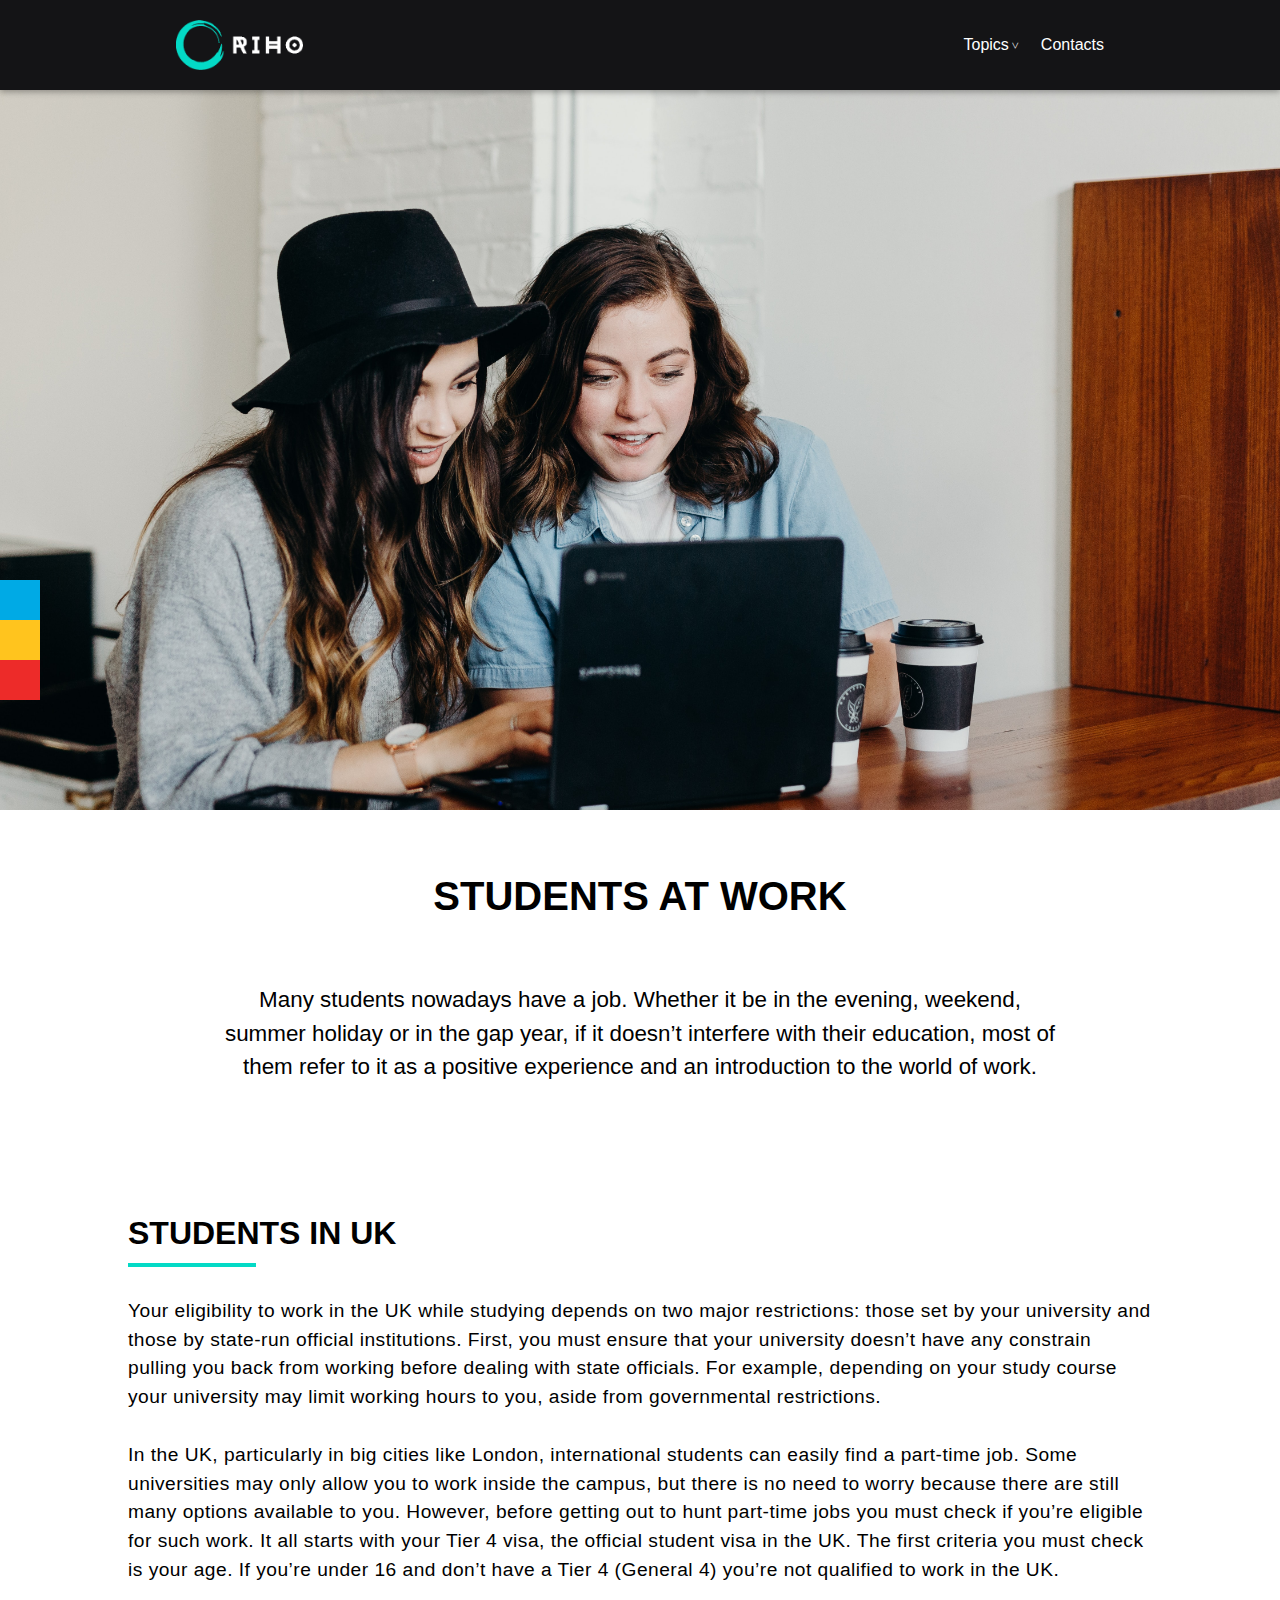
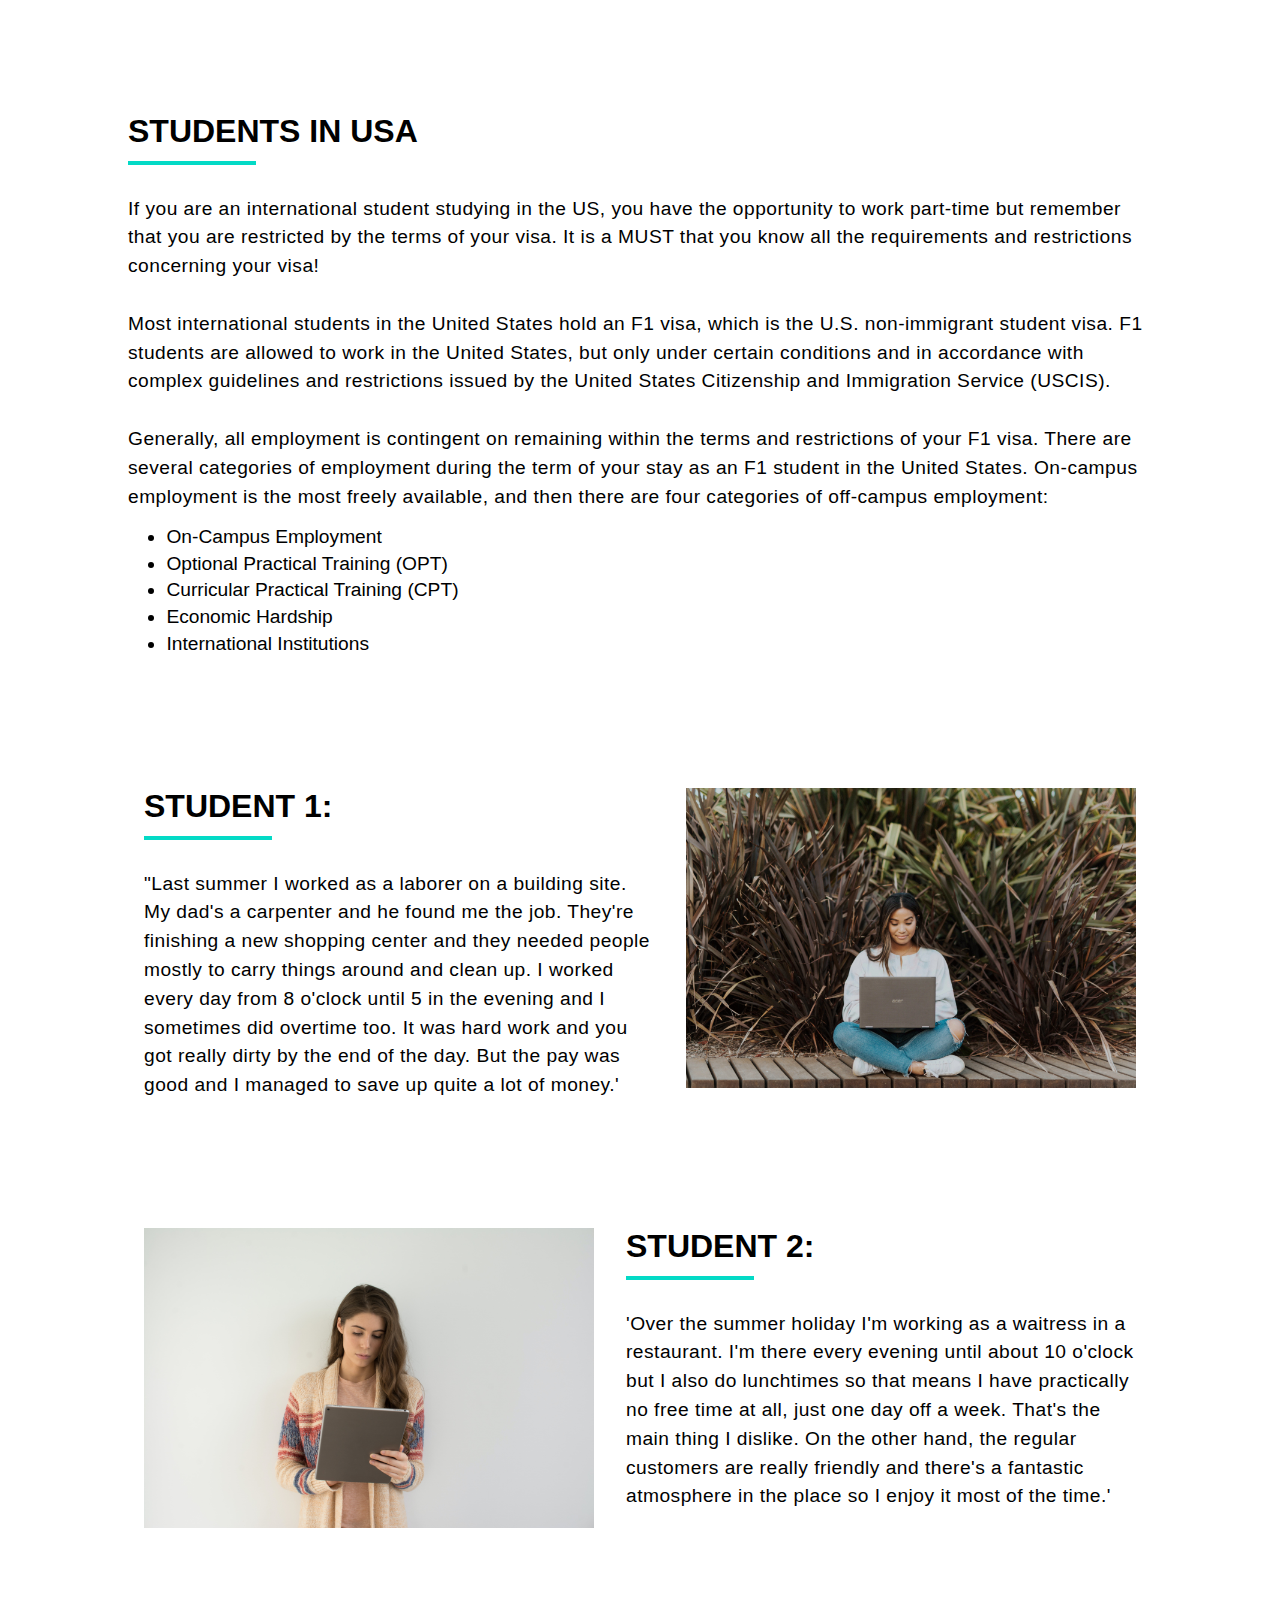
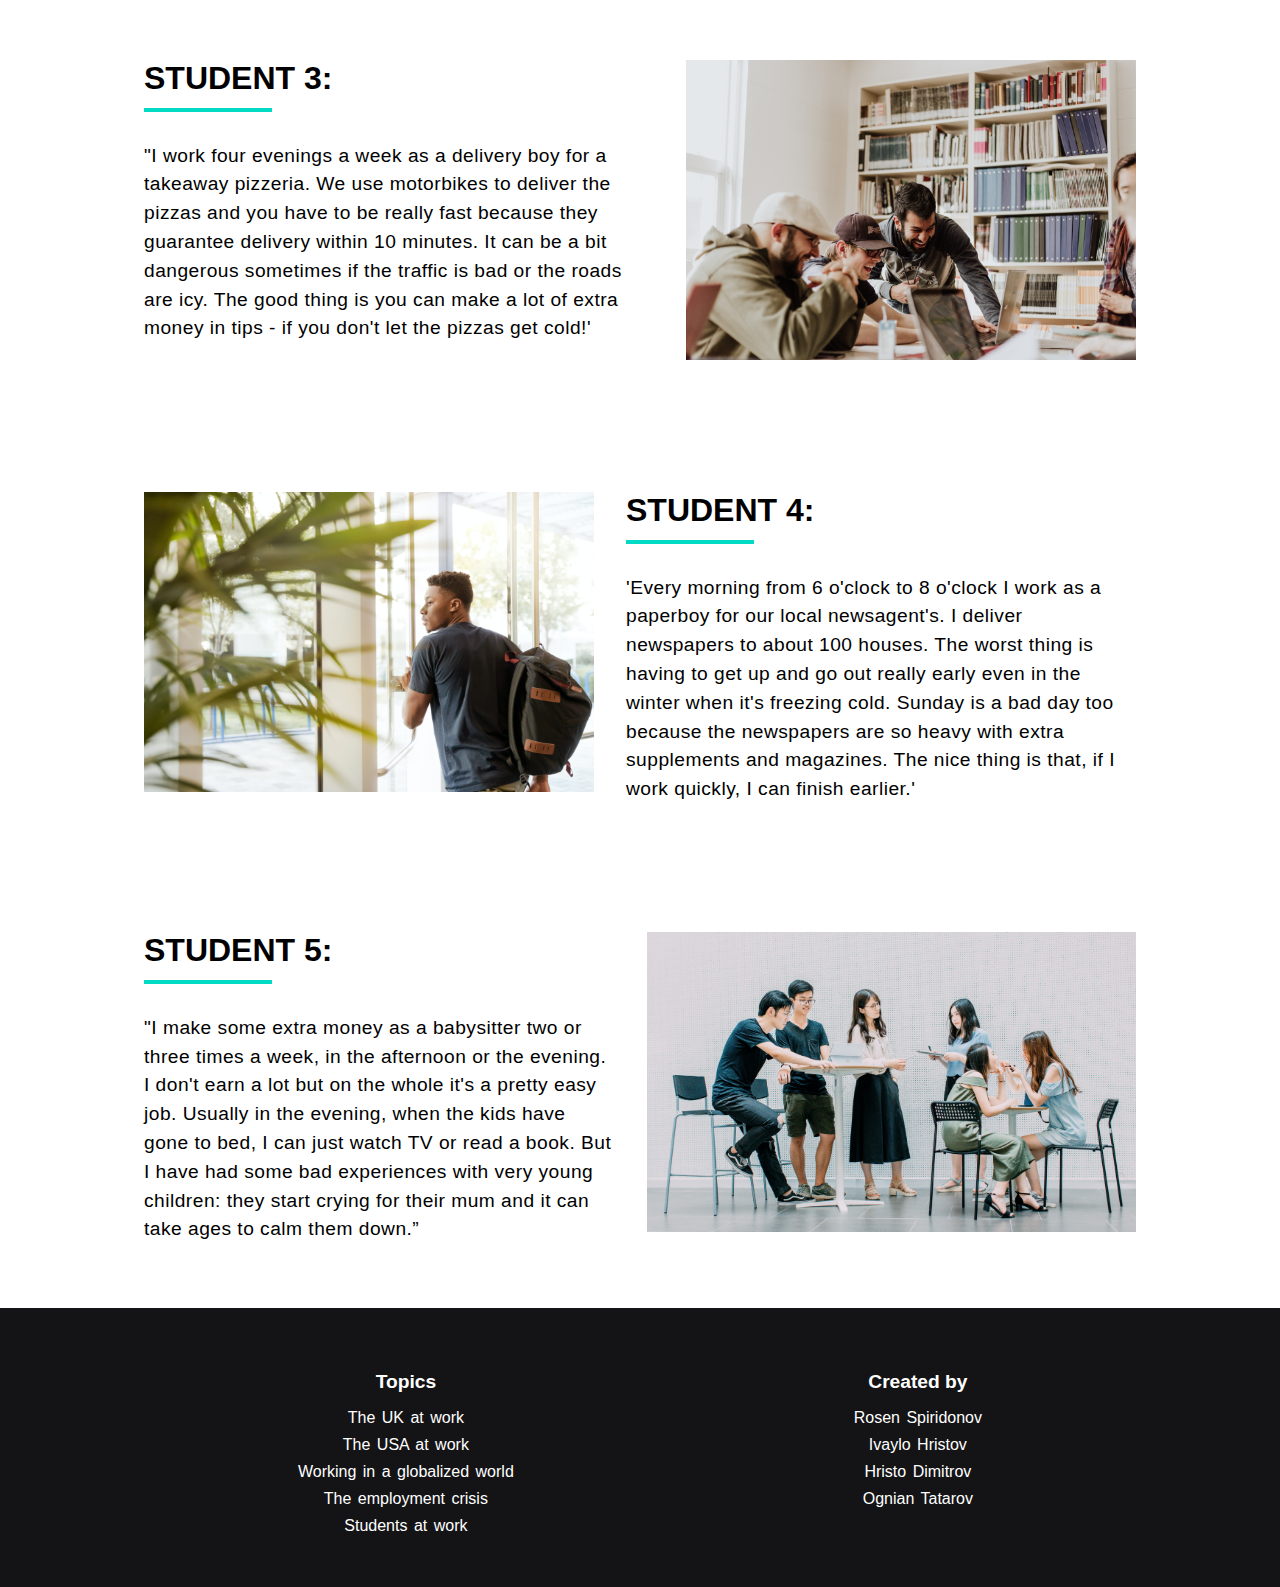
<file: en/pages/students-at-work.html>
<!DOCTYPE html>
<html lang="en">

<head>
    <meta charset="UTF-8">
    <meta http-equiv="X-UA-Compatible" content="IE=edge">
    <meta name="viewport" content="width=device-width, initial-scale=1.0">
    <link rel="stylesheet" href="../../assets/css/main.css">
    <link rel="stylesheet" href="../../assets/css/page.css">
    <link rel="stylesheet" href="../../assets/css/students-at-work.css">
    <link rel="stylesheet" href="https://cdnjs.cloudflare.com/ajax/libs/font-awesome/5.15.2/css/all.min.css"
        integrity="sha512-HK5fgLBL+xu6dm/Ii3z4xhlSUyZgTT9tuc/hSrtw6uzJOvgRr2a9jyxxT1ely+B+xFAmJKVSTbpM/CuL7qxO8w=="
        crossorigin="anonymous" referrerpolicy="no-referrer" />
    <title>Students at work</title>
</head>

<body>
    <nav>
        <div class="container">
            <div class="logo">
                <a href="/en/index.html"><img src="/img/logo-white.png" alt="Logo"></a>
            </div>
            <div class="menu">
                <ul>
                    <li class="dropdown">
                        <div><a href="">Topics</a></div>
                        <ul class="dropdown__modal">
                            <li><a href="/en/pages/uk-at-work.html">The UK at work</a></li>
                            <li><a href="/en/pages/usa-at-work.html">The USA at work</a></li>
                            <li><a href="/en/pages/working-in-globalized-world.html">Working in a globalized world</a>
                            </li>
                            <li><a href="/en/pages/employment-crisis.html">The employment crisis</a></li>
                            <li><a href="/en/pages/students-at-work.html">Students at work</a></li>
                        </ul>
                    </li>
                    <li><a href="/en/contact.html">Contacts</a></li>
                </ul>
            </div>
        </div>
    </nav>

    <main id="students-at-work">
        <div class="hero">
            <div class="container">

            </div>
        </div>
        <div class="usp__section">
            <div class="container">
                <h2 class="uppercase h2">Students at work</h2>

            </div>
        </div>
        <div class="container">
            <p class="globalization-info">
                Many students nowadays have a job. Whether it be in the evening, weekend, summer holiday or in the gap
                year, if it doesn’t interfere with their education, most of them refer to it as a positive experience
                and an introduction to the world of work.

            </p>
        </div>


        <div class="students">
            <div class="container">
                <h2 class="section__header heading-underline uppercase h2">Students in UK</h2>
                <p>
                    Your eligibility to work in the UK while studying depends on two major restrictions: those set by
                    your university and those by state-run official institutions. First, you must ensure that your
                    university doesn’t have any constrain pulling you back from working before dealing with state
                    officials. For example, depending on your study course your university may limit working hours to
                    you, aside from governmental restrictions.
                    <br><br>
                    In the UK, particularly in big cities like London, international students can easily find a
                    part-time job. Some universities may only allow you to work inside the campus, but there is no need
                    to worry because there are still many options available to you. However, before getting out to hunt
                    part-time jobs you must check if you’re eligible for such work. It all starts with your Tier 4 visa,
                    the official student visa in the UK. The first criteria you must check is your age. If you’re under
                    16 and don’t have a Tier 4 (General 4) you’re not qualified to work in the UK.
                </p>
            </div>
        </div>
        <div class="students">
            <div class="container">
                <h2 class="section__header heading-underline uppercase h2">Students in USA</h2>
                <p>
                    If you are an international student studying in the US, you have the opportunity to work part-time but remember that you are restricted by the terms of your visa. It is a MUST that you know all the requirements and restrictions concerning your visa!
                    <br><br>
                    Most international students in the United States hold an F1 visa, which is the U.S. non-immigrant student visa. F1 students are allowed to work in the United States, but only under certain conditions and in accordance with complex guidelines and restrictions issued by the United States Citizenship and Immigration Service (USCIS).
                    <br><br>
                    Generally, all employment is contingent on remaining within the terms and restrictions of your F1 visa. There are several categories of employment during the term of your stay as an F1 student in the United States. On-campus employment is the most freely available, and then there are four categories of off-campus employment:
                    <ul class="usa-students-list">
                        <li>On-Campus Employment</li>
                        <li>Optional Practical Training (OPT)</li>
                        <li>Curricular Practical Training (CPT)</li>
                        <li>Economic Hardship</li>
                        <li>International Institutions</li>
                    </ul>
                </p>
            </div>
        </div>

        <div class="students">
            <div class="container">
                <div class="split">
                    <div>
                        <h2 class="section__header heading-underline uppercase h2">STUDENT 1:</h2>
                        <p>
                            "Last summer I worked as a laborer on a building site. My dad's a carpenter and he found me
                            the job. They're finishing a new shopping center and they needed people mostly to carry
                            things around and clean up. I worked every day from 8 o'clock until 5 in the evening and I
                            sometimes did overtime too. It was hard work and you got really dirty by the end of the day.
                            But the pay was good and I managed to save up quite a lot of money.'
                        </p>
                    </div>
                    <div>
                        <img src="../../img/students-at-work/student1.jpg" alt="">
                    </div>
                </div>
            </div>
        </div>
        <div class="students">
            <div class="container">
                <div class="split">
                    <div>
                        <img src="../../img/students-at-work/student2.jpg" alt="">
                    </div>
                    <div>
                        <h2 class="section__header heading-underline uppercase h2">STUDENT 2:</h2>
                        <p>
                            'Over the summer holiday I'm working as a waitress in a restaurant. I'm there every evening
                            until about 10 o'clock but I also do lunchtimes so that means I have practically no free
                            time at all, just one day off a week. That's the main thing I dislike. On the other hand,
                            the regular customers are really friendly and there's a fantastic atmosphere in the place so
                            I enjoy it most of the time.'
                        </p>
                    </div>
                </div>
            </div>
        </div>
        <div class="students">
            <div class="container">
                <div class="split">
                    <div>
                        <h2 class="section__header heading-underline uppercase h2">STUDENT 3:</h2>
                        <p>
                            "I work four evenings a week as a delivery boy for a takeaway pizzeria. We use motorbikes to
                            deliver
                            the pizzas and you have to be really fast because they guarantee delivery within 10 minutes.
                            It can
                            be a bit dangerous sometimes if the traffic is bad or the roads are icy. The good thing is
                            you can
                            make a lot of extra money in tips - if you don't let the pizzas get cold!'
                        </p>
                    </div>
                    <div>
                        <img src="../../img/students-at-work/student3.jpg" alt="">
                    </div>
                </div>
            </div>
        </div>
        <div class="students">
            <div class="container">
                <div class="split">
                    <div>
                        <img src="../../img/students-at-work/student4.jpg" alt="">
                    </div>
                    <div>
                        <h2 class="section__header heading-underline uppercase h2">STUDENT 4:</h2>
                        <p>
                            'Every morning from 6 o'clock to 8 o'clock I work as a paperboy for our local newsagent's. I
                            deliver
                            newspapers to about 100 houses. The worst thing is having to get up and go out really early
                            even in
                            the winter when it's freezing cold. Sunday is a bad day too because the newspapers are so
                            heavy with
                            extra supplements and magazines. The nice thing is that, if I work quickly, I can finish
                            earlier.'
                        </p>
                    </div>
                </div>
            </div>
        </div>
        <div class="students">
            <div class="container">
                <div class="split">
                    <div>
                        <h2 class="section__header heading-underline uppercase h2">STUDENT 5:</h2>
                        <p>
                            "I make some extra money as a babysitter two or three times a week, in the afternoon or the
                            evening.
                            I don't earn a lot but on the whole it's a pretty easy job. Usually in the evening, when the
                            kids
                            have gone to bed, I can just watch TV or read a book. But I have had some bad experiences
                            with very
                            young children: they start crying for their mum and it can take ages to calm them down.”
                        </p>
                    </div>
                    <div>
                        <img src="../../img/students-at-work/student5.jpg" alt="">
                    </div>
                </div>
            </div>
        </div>
    </main>

    <footer>
        <div id="fixed-social">
            <div>
                <a href="#" class="fixed-facebook" target="_blank"><i class="fab fa-facebook-f"></i>
                    <span>Facebook</span></a>
            </div>
            <div>
                <a href="#" class="fixed-linkedin" target="_blank"><i class="fab fa-linkedin"></i>
                    <span>LinkedIn</span></a>
            </div>
            <div>
                <a href="#" class="fixed-instagrem" target="_blank"><i class="fab fa-instagram"></i>
                    <span>Instagram</span></a>
            </div>
        </div>
        <a href="#backTop" class="backTop-btn"><i class="fa fa-arrow-up" aria-hidden="true"></i></a>
        <div class="container">
            <div class="footer__menu">
                <h5 class="menu__header">Topics</h5>
                <ul id="topics">
                    <li><a href="/en/pages/uk-at-work.html">The UK at work</a></li>
                    <li><a href="/en/pages/usa-at-work.html">The USA at work</a></li>
                    <li><a href="/en/pages/working-in-globalized-world.html">Working in a globalized world</a></li>
                    <li><a href="/en/pages/employment-crisis.html">The employment crisis</a></li>
                    <li><a href="/en/pages/students-at-work.html">Students at work</a></li>
                </ul>
            </div>
            <div class="footer__menu">
                <h5 class="menu__header">Created by</h5>
                <ul id="about-us">
                    <li><a href="https://www.instagram.com/r.spiridonovv/">Rosen Spiridonov</a></li>
                    <li><a href="https://www.instagram.com/ivaylo_h_/">Ivaylo Hristov</a></li>
                    <li><a href="https://www.instagram.com/hristo_dimitrov41/">Hristo Dimitrov</a></li>
                    <li><a href="https://www.instagram.com/_o.tatarov_/">Ognian Tatarov</a></li>
                </ul>
            </div>
        </div>
    </footer>
    <script src="https://code.jquery.com/jquery-3.6.0.min.js"
        integrity="sha256-/xUj+3OJU5yExlq6GSYGSHk7tPXikynS7ogEvDej/m4=" crossorigin="anonymous"></script>
    <script src="/assets/js/main.js"></script>
</body>

</html>
</file>
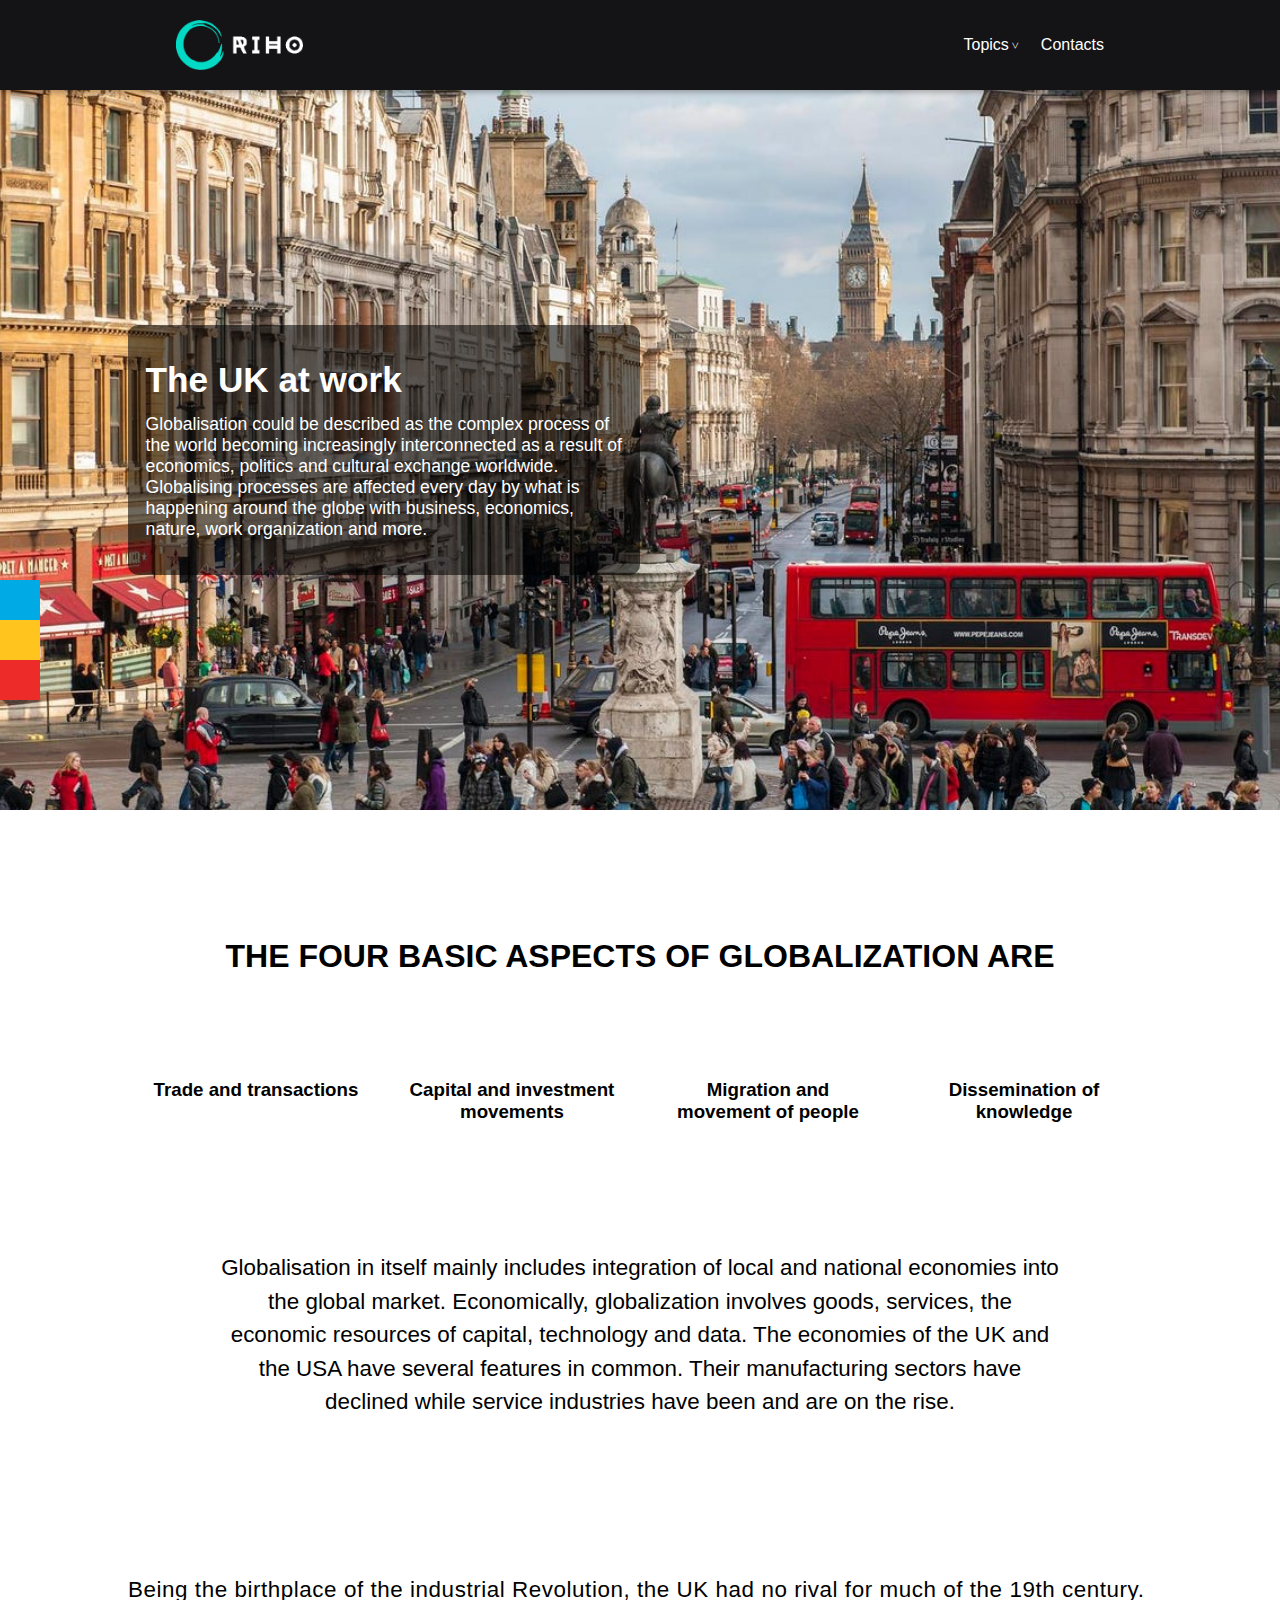
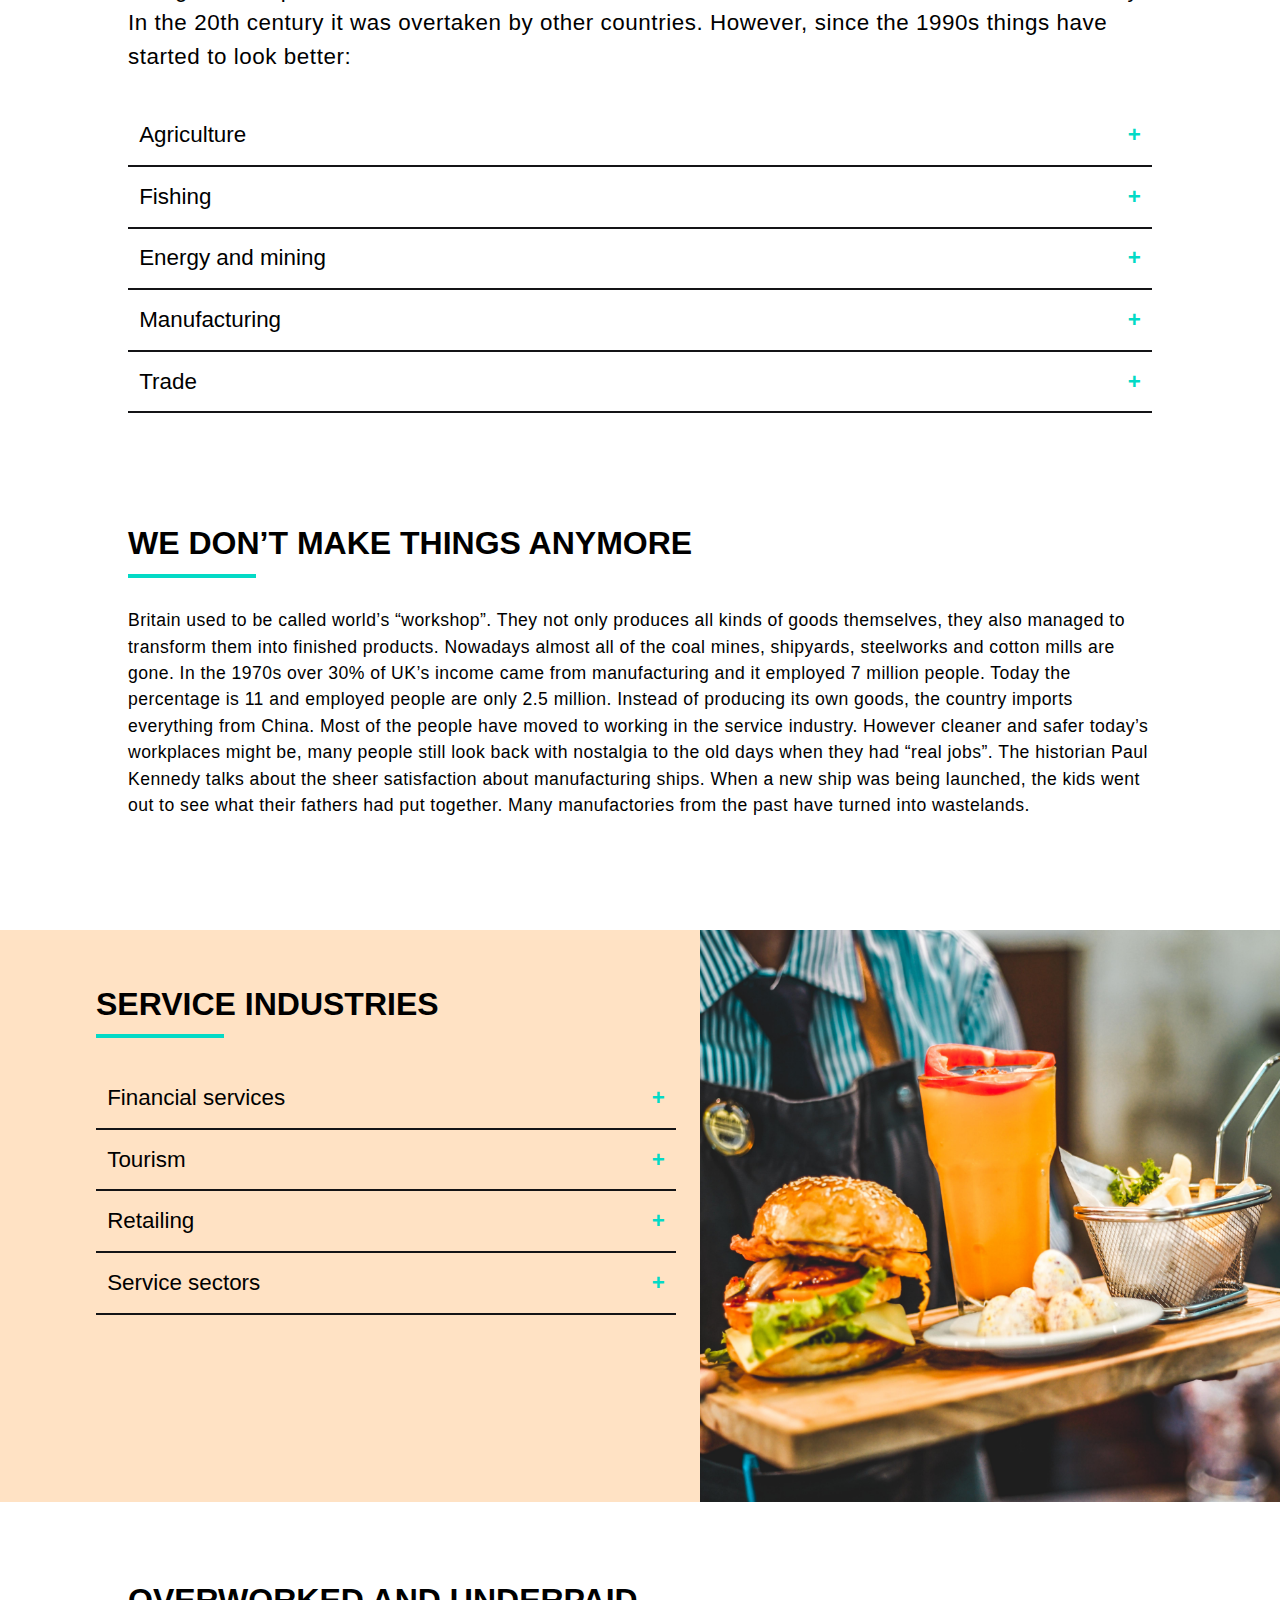
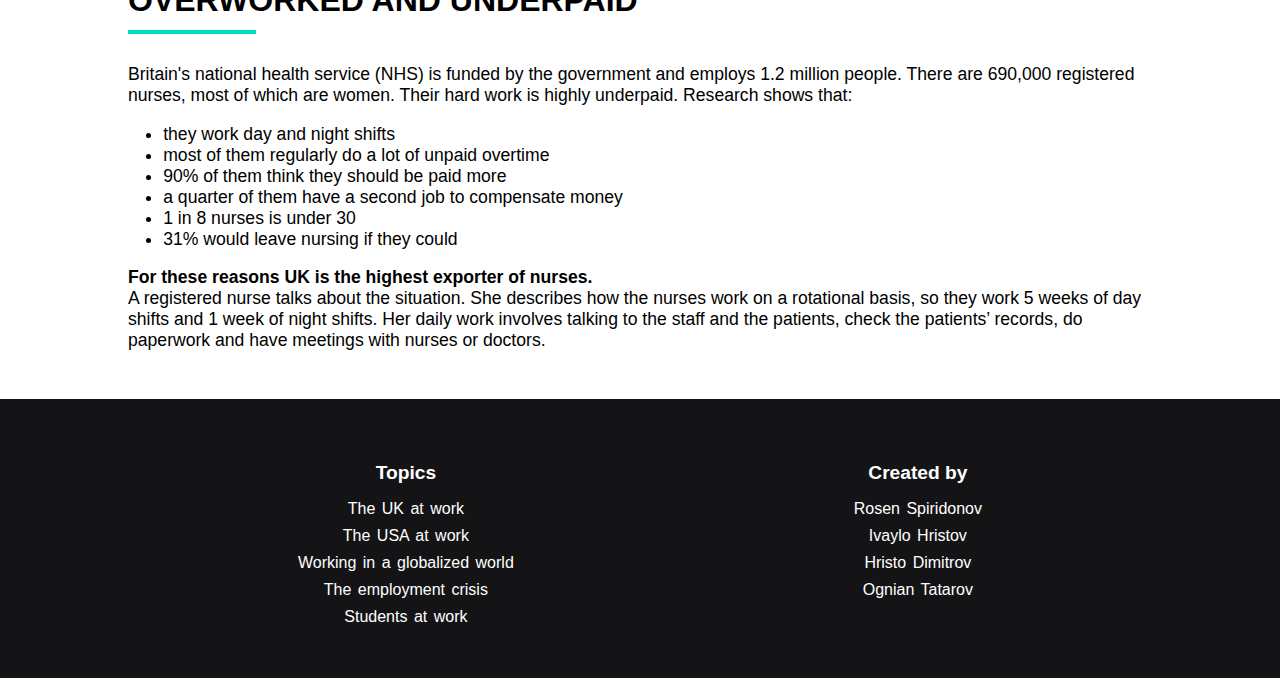
<file: en/pages/uk-at-work.html>
<!DOCTYPE html>
<html lang="en">

<head>
    <meta charset="UTF-8">
    <meta http-equiv="X-UA-Compatible" content="IE=edge">
    <meta name="viewport" content="width=device-width, initial-scale=1.0">
    <link rel="stylesheet" href="../../assets/css/main.css">
    <link rel="stylesheet" href="../../assets/css/page.css">
    <link rel="stylesheet" href="../../assets/css/uk-work.css">
    <link rel="stylesheet" href="https://cdnjs.cloudflare.com/ajax/libs/font-awesome/5.15.2/css/all.min.css"
        integrity="sha512-HK5fgLBL+xu6dm/Ii3z4xhlSUyZgTT9tuc/hSrtw6uzJOvgRr2a9jyxxT1ely+B+xFAmJKVSTbpM/CuL7qxO8w=="
        crossorigin="anonymous" referrerpolicy="no-referrer" />
    <title>UK at work</title>
</head>

<body>
    <nav>
        <div class="container">
            <div class="logo">
                <a href="/en/index.html"><img src="/img/logo-white.png" alt="Logo"></a>
            </div>
            <div class="menu">
                <ul>
                    <li class="dropdown">
                        <div><a href="">Topics</a></div>
                        <ul class="dropdown__modal">
                            <li><a href="/en/pages/uk-at-work.html">The UK at work</a></li>
                            <li><a href="/en/pages/usa-at-work.html">The USA at work</a></li>
                            <li><a href="/en/pages/working-in-globalized-world.html">Working in a globalized world</a>
                            </li>
                            <li><a href="/en/pages/employment-crisis.html">The employment crisis</a></li>
                            <li><a href="/en/pages/students-at-work.html">Students at work</a></li>
                        </ul>
                    </li>
                    <li><a href="/en/contact.html">Contacts</a></li>
                </ul>
            </div>
        </div>
    </nav>

    <main id="uk-work">
        <div class="hero">
            <div class="container">
                <div class="hero__content">
                    <h1>The UK at work</h1>
                    <p>
                        Globalisation could be described as the complex process of the world becoming increasingly
                        interconnected as a result of economics, politics and cultural exchange worldwide. Globalising
                        processes are affected every day by what is happening around the globe with business, economics,
                        nature, work organization and more.
                    </p>
                </div>
            </div>
        </div>
        <div class="usp__section">
            <div class="container">
                <h2 class="uppercase h2">The four basic aspects of globalization are</h2>
                <div class="usp__wrapper">
                    <div class="usp__box">
                        <span class="far fa-star"></span>
                        <h3>Trade and transactions</h3>
                    </div>
                    <div class="usp__box">
                        <span class="far fa-star"></span>
                        <h3>Capital and investment movements</h3>
                    </div>
                    <div class="usp__box">
                        <span class="far fa-star"></span>
                        <h3>Migration and movement of people</h3>
                    </div>
                    <div class="usp__box">
                        <span class="far fa-star"></span>
                        <h3>Dissemination of knowledge</h3>
                    </div>
                </div>
            </div>
        </div>
        <div class="container">
            <p class="globalization-info">
                Globalisation in itself mainly includes integration of local and national economies into the global
                market. Economically, globalization involves goods, services, the economic resources of capital,
                technology and data.
                The economies of the UK and the USA have several features in common. Their manufacturing sectors have
                declined while service industries have been and are on the rise.

            </p>
        </div>

        <div class="text-in-the-green">
            <div class="container">
                <p class="introduction">
                    Being the birthplace of the industrial Revolution, the UK had no rival for much of the 19th century.
                    In the 20th century it was overtaken by other countries. However, since the 1990s things have
                    started to look better:
                </p>
                <div class="accordion__wrapper">
                    <div class="accordion__item">
                        <div class="title">Agriculture</div>
                        <div class="panel">
                            <p>
                                UK farms don’t have high employment, but produce about 60% of the nation’s food. The
                                lowland areas are more fertile and produce more crops, especially wheat and barley. The
                                upland territories are mostly used for raising sheep and cattle. Forests cover about 12%
                                of the land.
                            </p>
                        </div>
                    </div>
                    <div class="accordion__item">
                        <div class="title">Fishing</div>
                        <div class="panel">
                            <p>
                                Fishing is an important industry along the North Sea coast, however it is not at its
                                best state since there has been a decline in fish stocks and increasing competition from
                                foreign fishing fleets.
                            </p>
                        </div>
                    </div>
                    <div class="accordion__item">
                        <div class="title">Energy and mining</div>
                        <div class="panel">
                            <p>
                                Most of the coal and iron ore mines, which helped make the UK become world’s leading
                                economy have closed down and the UK now imports these materials. Similarly, the
                                resources of oil and gas, from which the UK has benefited for the last 30 years are
                                diminishing and the country has to rely on imports. There have been plans to increase
                                production of energy from renewable sources in order to reduce emissions and greenhouse
                                gases.
                            </p>
                        </div>
                    </div>
                    <div class="accordion__item">
                        <div class="title">Manufacturing</div>
                        <div class="panel">
                            <p>
                                Most of the industries, which the UK was once famous for, for example production of
                                textiles, steel, machinery an ships have also declined. Today the UK still manufactures
                                a variety of products, however the whole industry and the people working in it have
                                declined. Attention has been drawn towards service industries. In spite of this fact,
                                there are several manufacturing industries which are still relevant.
                            </p>
                        </div>
                    </div>
                    <div class="accordion__item">
                        <div class="title">Trade</div>
                        <div class="panel">
                            <p>
                                Foreign trade is essential for UK’s economy. The country exports lots of goods and
                                services. There include machinery, chemicals, electronics and oil. UK also imports many
                                of the same goods as well as food and raw materials.
                            </p>
                        </div>
                    </div>
                </div>
            </div>
        </div>
        <div class="dont-make-things">
            <div class="container">
                <h2 class="heading-underline uppercase h2">We don’t make things anymore</h2>
                <p>
                    Britain used to be called world’s “workshop”. They not only produces all kinds of goods themselves,
                    they also managed to transform them into finished products. Nowadays almost all of the coal mines,
                    shipyards, steelworks and cotton mills are gone. In the 1970s over 30% of UK’s income came from
                    manufacturing and it employed 7 million people. Today the percentage is 11 and employed people are
                    only 2.5 million. Instead of producing its own goods, the country imports everything from China.
                    Most of the people have moved to working in the service industry. However cleaner and safer today’s
                    workplaces might be, many people still look back with nostalgia to the old days when they had “real
                    jobs”. The historian Paul Kennedy talks about the sheer satisfaction about manufacturing ships. When
                    a new ship was being launched, the kids went out to see what their fathers had put together. Many
                    manufactories from the past have turned into wastelands.
                </p>
            </div>
        </div>
        <div class="service-industries">
            <div class="content">
                <h2 class="heading-underline uppercase h2">Service industries</h2>
                <div class="accordion__wrapper">
                    <div class="accordion__item">
                        <div class="title">Financial services</div>
                        <div class="panel">
                            <p>
                                This sector, which includes banking and insurance, is one of the biggest employers.
                                London alone is one of world’s great financial capitals. It is also the center of world
                                insurance and the London Stock Exchange is one of the main internationals financial
                                markets. Other significant cities are Edinburgh and Leeds. Advertising, market research
                                and computer systems have also expanded.
                            </p>
                        </div>
                    </div>
                    <div class="accordion__item">
                        <div class="title">Tourism</div>
                        <div class="panel">
                            <p>
                                Over the last years income from foreign tourists has increased by 30%. This industry
                                employs 3.1 million people. Popular areas for tourism include the West County, The Lake
                                District, North Wales and the Scottish Highlands. Historic cities also attract lots of
                                attention.
                            </p>
                        </div>
                    </div>
                    <div class="accordion__item">
                        <div class="title">Retailing</div>
                        <div class="panel">
                            <p>
                                Large chain stores are dominant. Smaller shops experience difficulty in competing with
                                the dominant big chains and are disappearing.
                            </p>
                        </div>
                    </div>
                    <div class="accordion__item">
                        <div class="title">Service sectors</div>
                        <div class="panel">
                            <p>
                                Healthcare, education, arts and government also employ large numbers of people.
                            </p>
                        </div>
                    </div>
                </div>
            </div>
            <div class="img"></div>
        </div>
        <div class="overworked">
            <div class="container">
                <h2 class="heading-underline uppercase h2">OVERWORKED AND UNDERPAID</h2>
                <div class="content">
                    <p>
                        Britain's national health service (NHS) is funded by the government and employs 1.2 million
                        people. There are 690,000 registered nurses, most of which are women. Their hard work is highly
                        underpaid. Research shows that:
                    </p>
                    <ul>
                        <li>they work day and night shifts</li>
                        <li>most of them regularly do a lot of unpaid overtime</li>
                        <li>90% of them think they should be paid more</li>
                        <li>a quarter of them have a second job to compensate money</li>
                        <li>1 in 8 nurses is under 30</li>
                        <li>31% would leave nursing if they could</li>
                    </ul>
                    <p>
                        <b>For these reasons UK is the highest exporter of nurses.</b><br>
                        A registered nurse talks about the situation. She describes how the nurses work on a rotational
                        basis, so they work 5 weeks of day shifts and 1 week of night shifts. Her daily work involves
                        talking to the staff and the patients, check the patients’ records, do paperwork and have
                        meetings with nurses or doctors.

                    </p>
                </div>
            </div>
        </div>
    </main>

    <footer>
        <div id="fixed-social">
            <div>
                <a href="#" class="fixed-facebook" target="_blank"><i class="fab fa-facebook-f"></i>
                    <span>Facebook</span></a>
            </div>
            <div>
                <a href="#" class="fixed-linkedin" target="_blank"><i class="fab fa-linkedin"></i>
                    <span>LinkedIn</span></a>
            </div>
            <div>
                <a href="#" class="fixed-instagrem" target="_blank"><i class="fab fa-instagram"></i>
                    <span>Instagram</span></a>
            </div>
        </div>
        <a href="#backTop" class="backTop-btn"><i class="fa fa-arrow-up" aria-hidden="true"></i></a>
        <div class="container">
            <div class="footer__menu">
                <h5 class="menu__header">Topics</h5>
                <ul id="topics">
                    <li><a href="/en/pages/uk-at-work.html">The UK at work</a></li>
                    <li><a href="/en/pages/usa-at-work.html">The USA at work</a></li>
                    <li><a href="/en/pages/working-in-globalized-world.html">Working in a globalized world</a></li>
                    <li><a href="/en/pages/employment-crisis.html">The employment crisis</a></li>
                    <li><a href="/en/pages/students-at-work.html">Students at work</a></li>
                </ul>
            </div>
            <div class="footer__menu">
                <h5 class="menu__header">Created by</h5>
                <ul id="about-us">
                    <li><a href="https://www.instagram.com/r.spiridonovv/">Rosen Spiridonov</a></li>
                    <li><a href="https://www.instagram.com/ivaylo_h_/">Ivaylo Hristov</a></li>
                    <li><a href="https://www.instagram.com/hristo_dimitrov41/">Hristo Dimitrov</a></li>
                    <li><a href="https://www.instagram.com/_o.tatarov_/">Ognian Tatarov</a></li>
                </ul>
            </div>
        </div>
    </footer>
    <script src="https://code.jquery.com/jquery-3.6.0.min.js"
        integrity="sha256-/xUj+3OJU5yExlq6GSYGSHk7tPXikynS7ogEvDej/m4=" crossorigin="anonymous"></script>
    <script src="/assets/js/main.js"></script>
</body>

</html>
</file>
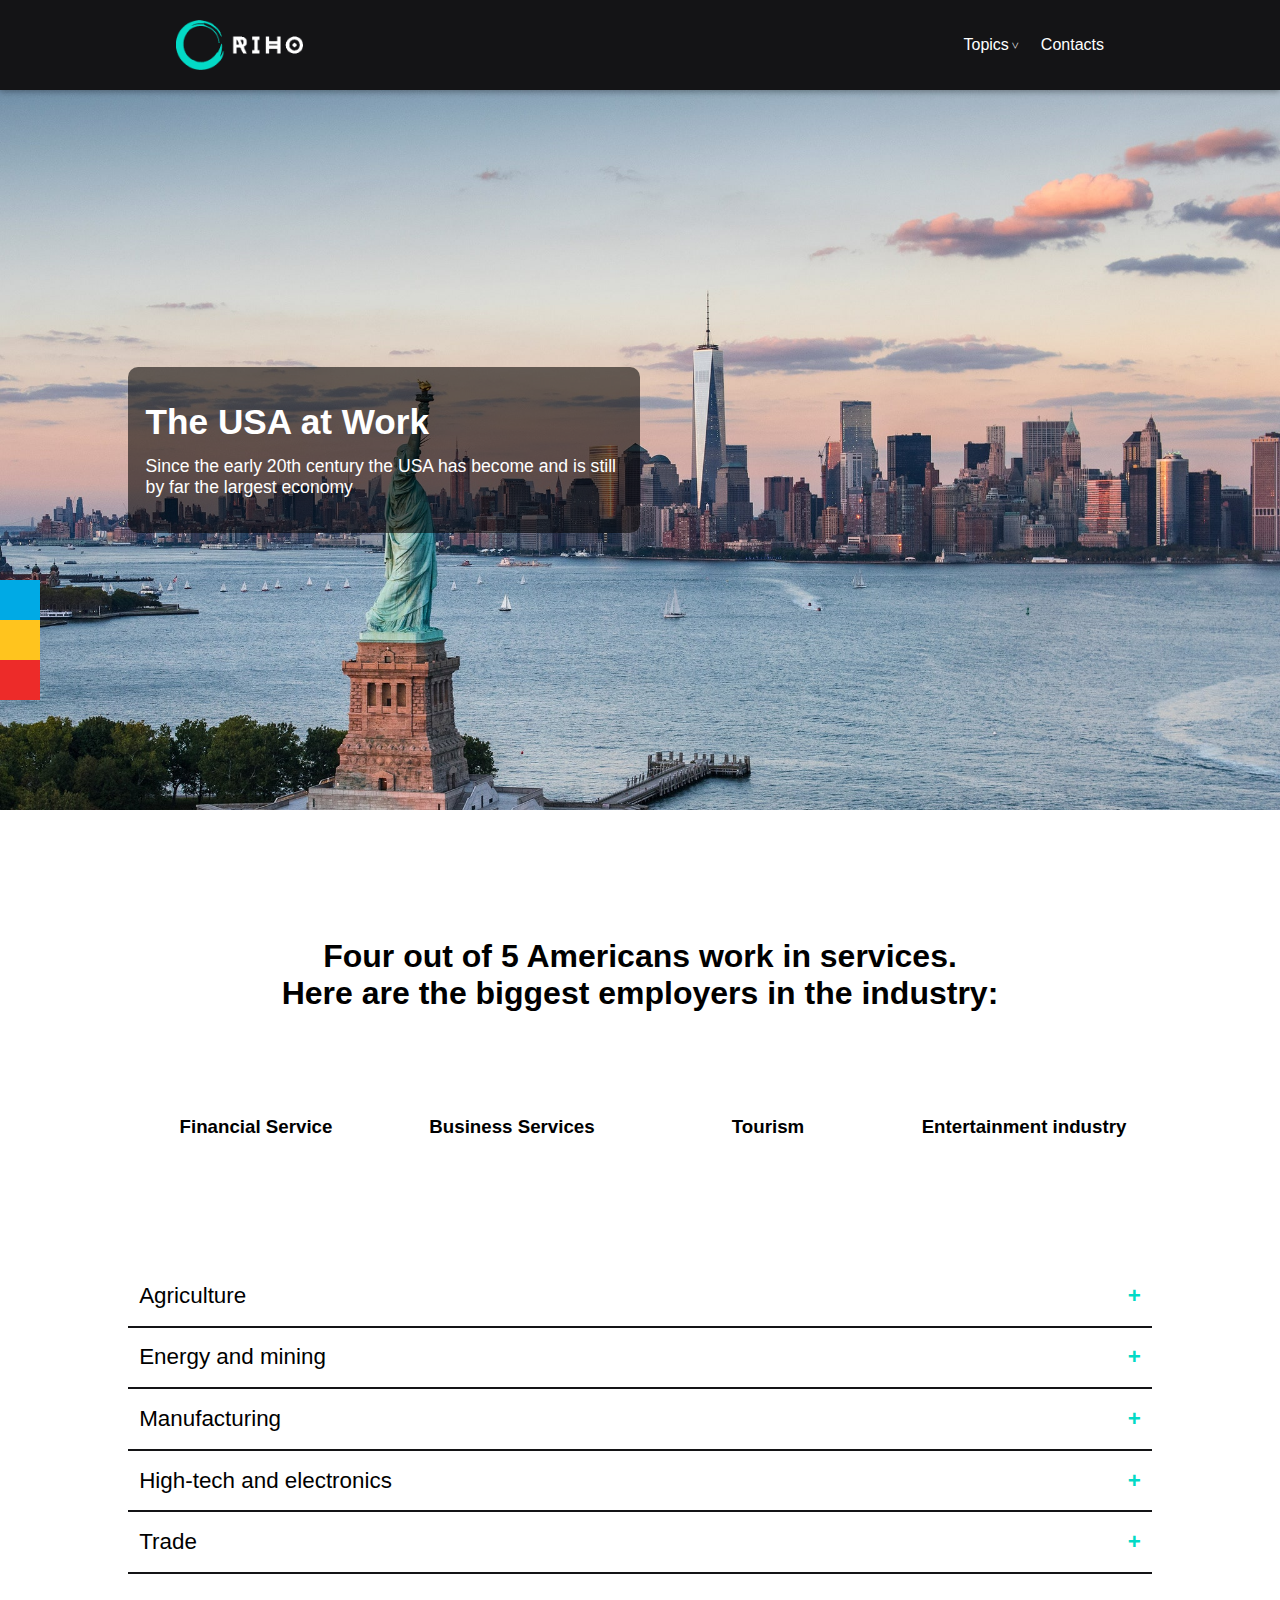
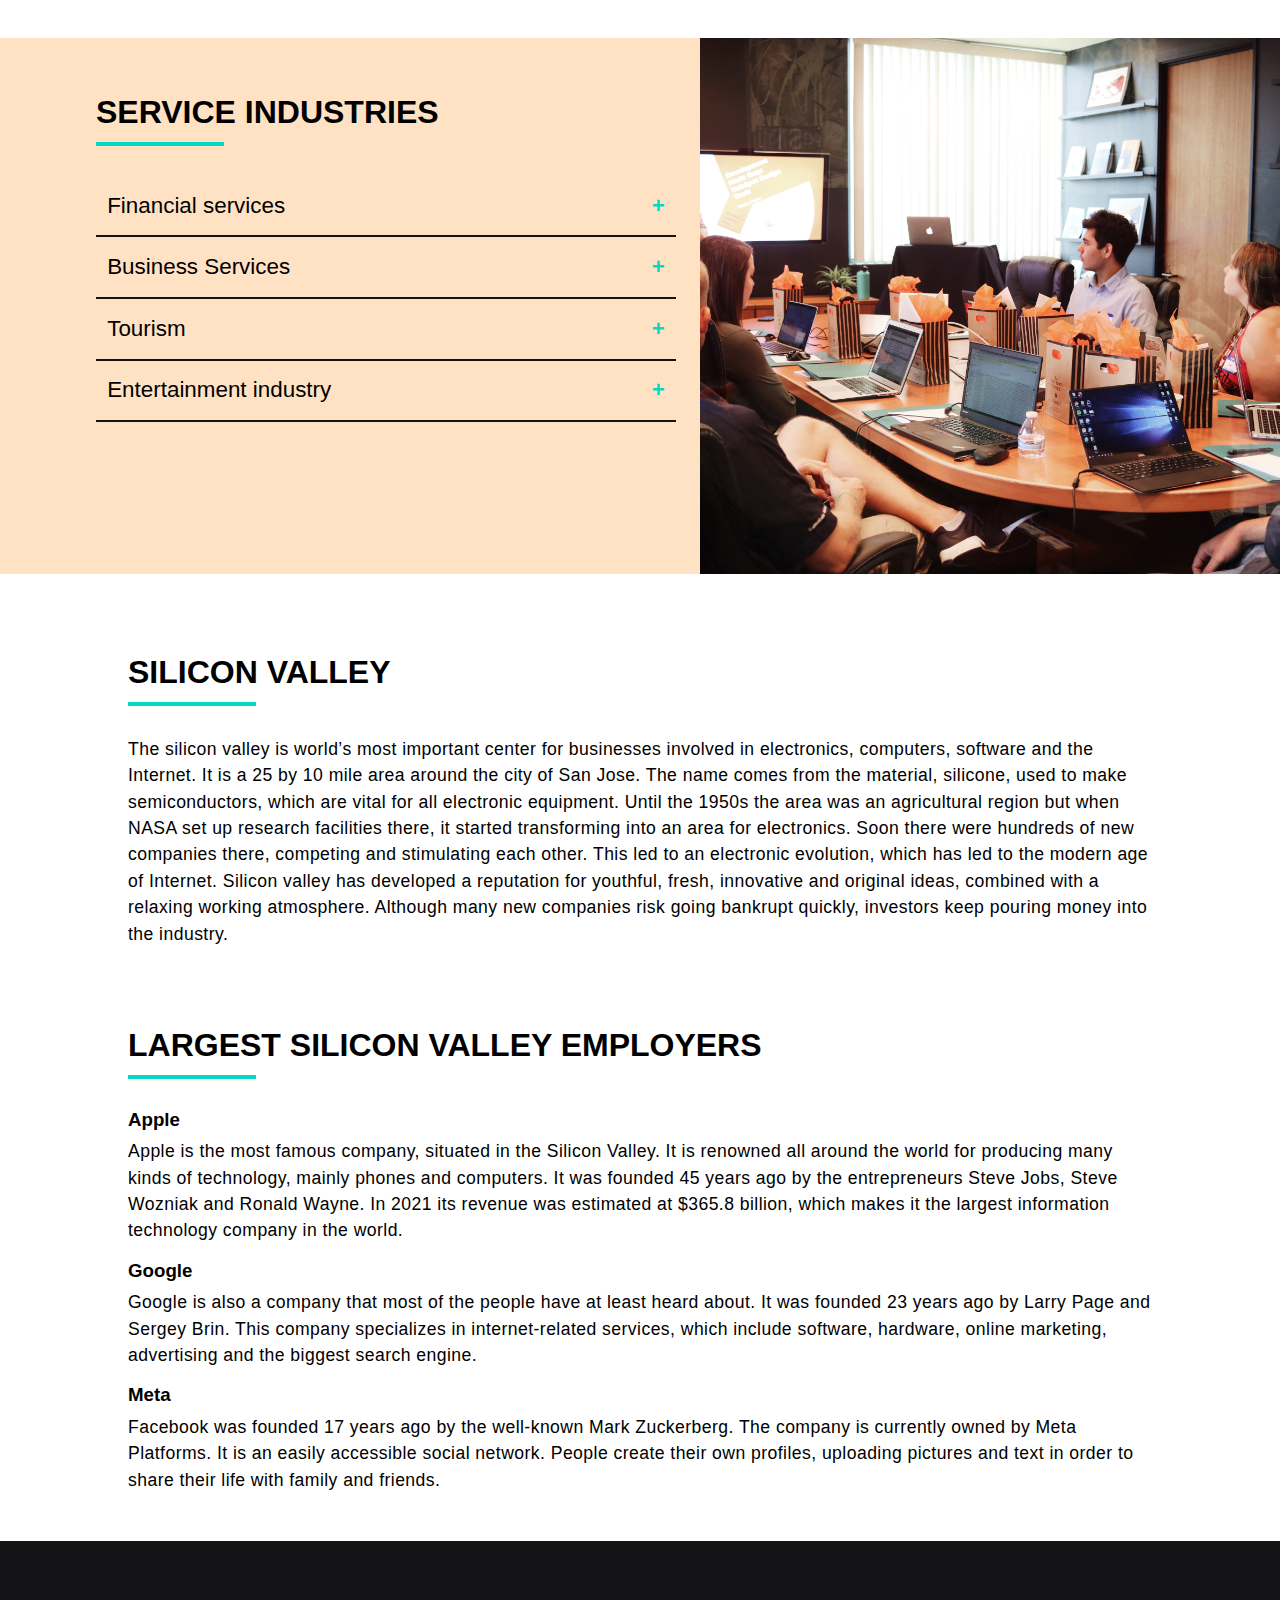
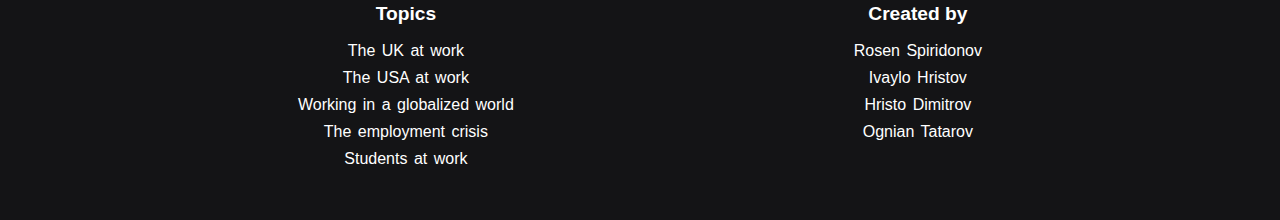
<file: en/pages/usa-at-work.html>
<!DOCTYPE html>
<html lang="en">

<head>
    <meta charset="UTF-8">
    <meta http-equiv="X-UA-Compatible" content="IE=edge">
    <meta name="viewport" content="width=device-width, initial-scale=1.0">
    <link rel="stylesheet" href="../../assets/css/main.css">
    <link rel="stylesheet" href="../../assets/css/page.css">
    <link rel="stylesheet" href="../../assets/css/usa-at-work.css">
    <link rel="stylesheet" href="https://cdnjs.cloudflare.com/ajax/libs/font-awesome/5.15.2/css/all.min.css"
        integrity="sha512-HK5fgLBL+xu6dm/Ii3z4xhlSUyZgTT9tuc/hSrtw6uzJOvgRr2a9jyxxT1ely+B+xFAmJKVSTbpM/CuL7qxO8w=="
        crossorigin="anonymous" referrerpolicy="no-referrer" />
    <title>The USA at work</title>
</head>

<body>
    <nav>
        <div class="container">
            <div class="logo">
                <a href="/en/index.html"><img src="/img/logo-white.png" alt="Logo"></a>
            </div>
            <div class="menu">
                <ul>
                    <li class="dropdown">
                        <div><a href="">Topics</a></div>
                        <ul class="dropdown__modal">
                            <li><a href="/en/pages/uk-at-work.html">The UK at work</a></li>
                            <li><a href="/en/pages/usa-at-work.html">The USA at work</a></li>
                            <li><a href="/en/pages/working-in-globalized-world.html">Working in a globalized world</a>
                            </li>
                            <li><a href="/en/pages/employment-crisis.html">The employment crisis</a></li>
                            <li><a href="/en/pages/students-at-work.html">Students at work</a></li>
                        </ul>
                    </li>
                    <li><a href="/en/contact.html">Contacts</a></li>
                </ul>
            </div>
        </div>
    </nav>

    <main id="usa-work">
        <div class="hero">
            <div class="container">
                <div class="hero__content">
                    <h1>The USA at Work</h1>
                    <p>
                        Since the early 20th century the USA has become and is still by far the largest economy
                    </p>
                </div>
            </div>
        </div>

        <div class="usp__section">
            <div class="container">

                <h2 class="lowercase h2">Four out of 5 Americans work in services. <br>Here are the biggest employers in
                    the industry:
                    </h4>
                    <div class="usp__wrapper">
                        <div class="usp__box">
                            <span class="far fa-star"></span>
                            <h3>Financial Service
                            </h3>
                        </div>
                        <div class="usp__box">
                            <span class="far fa-star"></span>
                            <h3>Business Services
                            </h3>
                        </div>
                        <div class="usp__box">
                            <span class="far fa-star"></span>
                            <h3>Tourism
                            </h3>
                        </div>
                        <div class="usp__box">
                            <span class="far fa-star"></span>
                            <h3>Entertainment industry
                            </h3>
                        </div>
                    </div>
            </div>
        </div>

        <div class="container">
            <div class="accordion__wrapper">
                <div class="accordion__item">
                    <div class="title">Agriculture</div>
                    <div class="panel">
                        <p>
                            The USA produces a great variety of goods and has world’s highest export thanks to the wide
                            range of its climates and the huge areas of rich farming land. The farms are enormous,
                            mechanized and effective. Beef cattle is raised in the western areas.
                        </p>
                    </div>
                </div>
                <div class="accordion__item">
                    <div class="title">Energy and mining</div>
                    <div class="panel">
                        <p>
                            The USA has large mineral deposits, especially oil, natural gas and coal. With only 5% of
                            world’s population consuming 25% of world’s energy it is the highest consumer.
                        </p>
                    </div>
                </div>
                <div class="accordion__item">
                    <div class="title">Manufacturing
                    </div>
                    <div class="panel">
                        <p>
                            USA is still world’s biggest manufacturer. However, some industries have declined due to
                            cheaper imports.
                        </p>
                    </div>
                </div>
                <div class="accordion__item">
                    <div class="title">High-tech and electronics
                    </div>
                    <div class="panel">
                        <p>
                            USA is a leader in many innovative industries involving technology. Computers,
                            telecommunications, aerospace, military equipment, medical technology, robotics and
                            nanotechnology do not stop developing.
                        </p>
                    </div>
                </div>
                <div class="accordion__item">
                    <div class="title">Trade</div>
                    <div class="panel">
                        <p>
                            The USA is the world’s biggest trader. It imports petroleum, cars, raw materials and food.
                            It exports machinery, computers, high-tech products, chemicals and agricultural crops.
                        </p>
                    </div>
                </div>
            </div>
        </div>


        <div class="">
            <div class="service-industries">
                <div class="content">
                    <h2 class="heading-underline uppercase h2">Service industries</h2>
                    <div class="accordion__wrapper">
                        <div class="accordion__item">
                            <div class="title">Financial services</div>
                            <div class="panel">
                                <p>
                                    Banks and insurance companies operate all over the country. New York and Chicago are
                                    leading cities.

                                </p>
                            </div>
                        </div>
                        <div class="accordion__item">
                            <div class="title">Business Services
                            </div>
                            <div class="panel">
                                <p>
                                    These include advertising and internet services
                                </p>
                            </div>
                        </div>
                        <div class="accordion__item">
                            <div class="title">Tourism
                            </div>
                            <div class="panel">
                                <p>
                                    This industry is a huge employer. Hotels and restaurants are at every famous tourist
                                    destination all over the country.
                                </p>
                            </div>
                        </div>
                        <div class="accordion__item">
                            <div class="title">Entertainment industry</div>
                            <div class="panel">
                                <p>
                                    Computer games, TV and cinema are also highly developed.
                                </p>
                            </div>
                        </div>
                    </div>
                </div>
                <div class="img"></div>
            </div>
        </div>
        <div class="silicon-valley">
            <div class="container">
                <h2 class="heading-underline uppercase h2">SILICON VALLEY</h2>
                <p>
                    The silicon valley is world’s most important center for businesses involved in electronics, computers, software and the Internet. It is a 25 by 10 mile area around the city of San Jose. The name comes from the material, silicone, used to make semiconductors, which are vital for all electronic equipment.
Until the 1950s the area was an agricultural region but when NASA set up research facilities there, it started transforming into an area for electronics. Soon there were hundreds of new companies there, competing and stimulating each other. This led to an electronic evolution, which has led to the modern age of Internet. Silicon valley has developed a reputation for youthful, fresh, innovative and original ideas, combined with a relaxing working atmosphere. Although many new companies risk going bankrupt quickly, investors keep pouring money into the industry.
                </p>
            </div>
        </div>
        <div class="silicon-valley-companies">
            <div class="container">
                <h2 class="heading-underline uppercase h2">Largest Silicon Valley employers</h2>
                <div class="companies-wrapper">
                    <div class="company">
                        <h3>Apple</h3>
                        <p>Apple is the most famous company, situated in the Silicon Valley. It is renowned all around the world for producing many kinds of technology, mainly phones and computers. It was founded 45 years ago by the entrepreneurs Steve Jobs, Steve Wozniak and Ronald Wayne. In 2021 its revenue was estimated at $365.8 billion, which makes it the largest information technology company in the world.</p>
                    </div>
                    <div class="company">
                        <h3>Google</h3>
                        <p>Google is also a company that most of the people have at least heard about. It was founded 23 years ago by Larry Page and Sergey Brin. This company specializes in internet-related services, which include software, hardware, online marketing, advertising and the biggest search engine.</p>
                    </div>
                    <div class="company">
                        <h3>Meta</h3>
                        <p>Facebook was founded 17 years ago by the well-known Mark Zuckerberg. The company is currently owned by Meta Platforms. It is an easily accessible social network. People create their own profiles, uploading pictures and text in order to share their life with family and friends.</p>
                    </div>
                </div>
            </div>
        </div>

    </main>

    <footer>
        <div id="fixed-social">
            <div>
                <a href="#" class="fixed-facebook" target="_blank"><i class="fab fa-facebook-f"></i>
                    <span>Facebook</span></a>
            </div>
            <div>
                <a href="#" class="fixed-linkedin" target="_blank"><i class="fab fa-linkedin"></i>
                    <span>LinkedIn</span></a>
            </div>
            <div>
                <a href="#" class="fixed-instagrem" target="_blank"><i class="fab fa-instagram"></i>
                    <span>Instagram</span></a>
            </div>
        </div>
        <a href="#backTop" class="backTop-btn"><i class="fa fa-arrow-up" aria-hidden="true"></i></a>
        <div class="container">
            <div class="footer__menu">
                <h5 class="menu__header">Topics</h5>
                <ul id="topics">
                    <li><a href="/en/pages/uk-at-work.html">The UK at work</a></li>
                    <li><a href="/en/pages/usa-at-work.html">The USA at work</a></li>
                    <li><a href="/en/pages/working-in-globalized-world.html">Working in a globalized world</a></li>
                    <li><a href="/en/pages/employment-crisis.html">The employment crisis</a></li>
                    <li><a href="/en/pages/students-at-work.html">Students at work</a></li>
                </ul>
            </div>
            <div class="footer__menu">
                <h5 class="menu__header">Created by</h5>
                <ul id="about-us">
                    <li><a href="https://www.instagram.com/r.spiridonovv/">Rosen Spiridonov</a></li>
                    <li><a href="https://www.instagram.com/ivaylo_h_/">Ivaylo Hristov</a></li>
                    <li><a href="https://www.instagram.com/hristo_dimitrov41/">Hristo Dimitrov</a></li>
                    <li><a href="https://www.instagram.com/_o.tatarov_/">Ognian Tatarov</a></li>
                </ul>
            </div>
        </div>
    </footer>
    <script src="https://code.jquery.com/jquery-3.6.0.min.js"
        integrity="sha256-/xUj+3OJU5yExlq6GSYGSHk7tPXikynS7ogEvDej/m4=" crossorigin="anonymous"></script>
    <script src="/assets/js/main.js"></script>
</body>

</html>
</file>
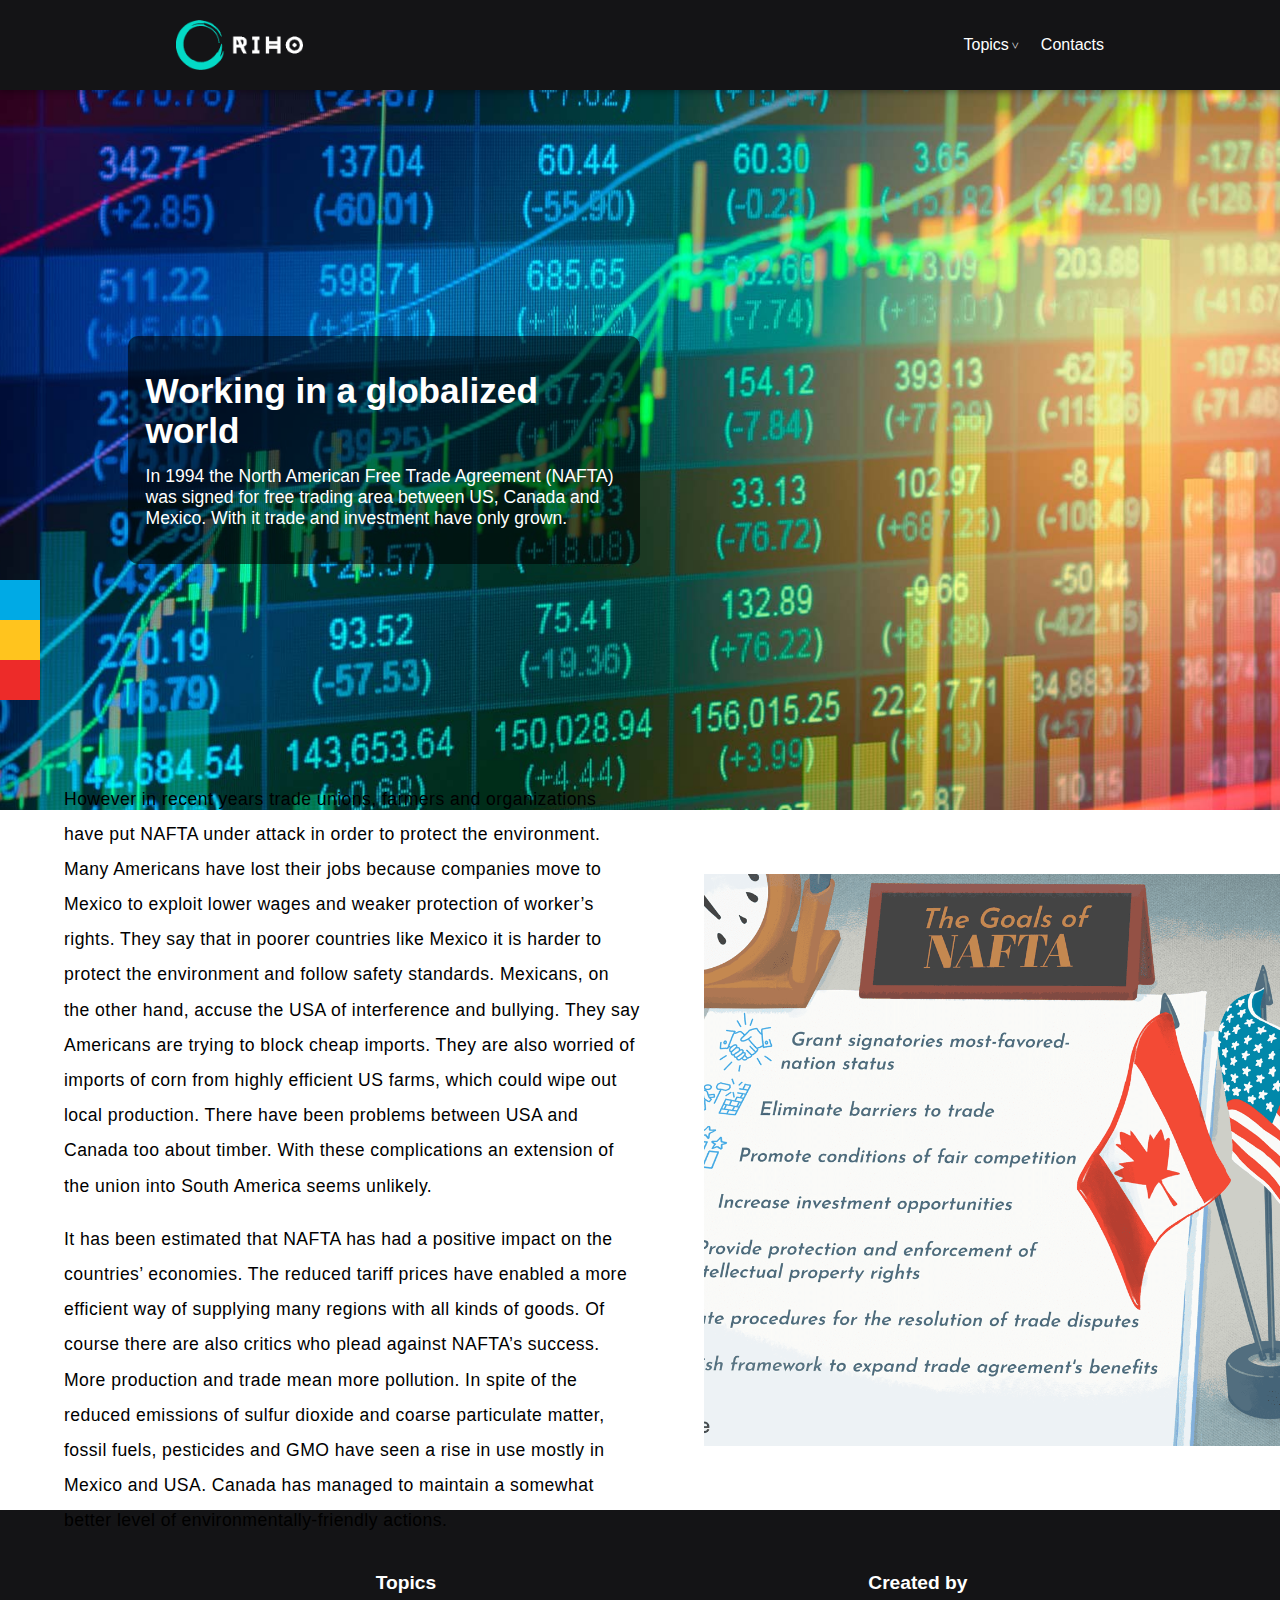
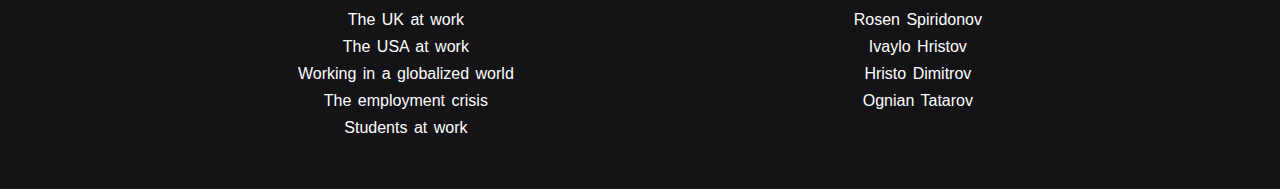
<file: en/pages/working-in-globalized-world.html>
<!DOCTYPE html>
<html lang="en">

<head>
    <meta charset="UTF-8">
    <meta http-equiv="X-UA-Compatible" content="IE=edge">
    <meta name="viewport" content="width=device-width, initial-scale=1.0">
    <link rel="stylesheet" href="../../assets/css/main.css">
    <link rel="stylesheet" href="../../assets/css/page.css">
    <link rel="stylesheet" href="../../assets/css/working-in-globalised-world.css">
    <link rel="stylesheet" href="https://cdnjs.cloudflare.com/ajax/libs/font-awesome/5.15.2/css/all.min.css"
        integrity="sha512-HK5fgLBL+xu6dm/Ii3z4xhlSUyZgTT9tuc/hSrtw6uzJOvgRr2a9jyxxT1ely+B+xFAmJKVSTbpM/CuL7qxO8w=="
        crossorigin="anonymous" referrerpolicy="no-referrer" />

    <title>Working in globalized world</title>
</head>

<body>
    <nav>
        <div class="container">
            <div class="logo">
                <a href="/en/index.html"><img src="/img/logo-white.png" alt="Logo"></a>
            </div>
            <div class="menu">
                <ul>
                    <li class="dropdown">
                        <div><a href="">Topics</a></div>
                        <ul class="dropdown__modal">
                            <li><a href="/en/pages/uk-at-work.html">The UK at work</a></li>
                            <li><a href="/en/pages/usa-at-work.html">The USA at work</a></li>
                            <li><a href="/en/pages/working-in-globalized-world.html">Working in a globalized world</a></li>
                            <li><a href="/en/pages/employment-crisis.html">The employment crisis</a></li>
                            <li><a href="/en/pages/students-at-work.html">Students at work</a></li>
                        </ul>
                    </li>
                    <li><a href="/en/contact.html">Contacts</a></li>
                </ul>
            </div>
        </div>
    </nav>

    <main>
        <div class="hero">
            <div class="container">
                <div class="hero__content">
                    <h1>Working in a globalized world
                    </h1>
                    <p>
                        In 1994 the North American Free Trade Agreement (NAFTA) was signed for free trading area between US, Canada and Mexico. With it trade and investment have only grown.

                    </p>
                </div>
            </div>
        </div>

        <div class="the-attacks">
            <div class="content">
                <div>
                    <p>However in recent years trade unions, farmers and organizations have put NAFTA under attack in order to protect the environment. Many Americans have lost their jobs because companies move to Mexico to exploit lower wages and weaker protection of worker’s rights. They say that in poorer countries like Mexico it is harder to protect the environment and follow safety standards. Mexicans, on the other hand, accuse the USA of interference and bullying. They say Americans are trying to block cheap imports. They are also worried of imports of corn from highly efficient US farms, which could wipe out local production. There have been problems between USA and Canada too about timber. With these complications an extension of the union into South America seems unlikely.</p>
                    <br>
                    <p>
                        It has been estimated that NAFTA has had a positive impact on the countries’ economies. The reduced tariff prices have enabled a more efficient way of supplying many regions with all kinds of goods. Of course there are also critics who plead against NAFTA’s success. More production and trade mean more pollution. In spite of the reduced emissions of sulfur dioxide and coarse particulate matter, fossil fuels, pesticides and GMO have seen a rise in use mostly in Mexico and USA. Canada has managed to maintain a somewhat better level of environmentally-friendly actions.

                    </p>
                </div>
                
            </div>
            <div class="img"></div>
        </div>
        

    </main>

    <footer>
        <div id="fixed-social">
            <div>
                <a href="#" class="fixed-facebook" target="_blank"><i class="fab fa-facebook-f"></i>
                    <span>Facebook</span></a>
            </div>
            <div>
                <a href="#" class="fixed-linkedin" target="_blank"><i class="fab fa-linkedin"></i>
                    <span>LinkedIn</span></a>
            </div>
            <div>
                <a href="#" class="fixed-instagrem" target="_blank"><i class="fab fa-instagram"></i>
                    <span>Instagram</span></a>
            </div>
        </div>
        <a href="#backTop" class="backTop-btn"><i class="fa fa-arrow-up" aria-hidden="true"></i></a>
        <div class="container">
            <div class="footer__menu">
                <h5 class="menu__header">Topics</h5>
                <ul id="topics">
                    <li><a href="/en/pages/uk-at-work.html">The UK at work</a></li>
                    <li><a href="/en/pages/usa-at-work.html">The USA at work</a></li>
                    <li><a href="/en/pages/working-in-globalized-world.html">Working in a globalized world</a></li>
                    <li><a href="/en/pages/employment-crisis.html">The employment crisis</a></li>
                    <li><a href="/en/pages/students-at-work.html">Students at work</a></li>
                </ul>
            </div>  
            <div class="footer__menu">
                <h5 class="menu__header">Created by</h5>
                <ul id="about-us">
                    <li><a href="https://www.instagram.com/r.spiridonovv/">Rosen Spiridonov</a></li>
                    <li><a href="https://www.instagram.com/ivaylo_h_/">Ivaylo Hristov</a></li>
                    <li><a href="https://www.instagram.com/hristo_dimitrov41/">Hristo Dimitrov</a></li>
                    <li><a href="https://www.instagram.com/_o.tatarov_/">Ognian Tatarov</a></li>
                </ul>
            </div>
        </div>
    </footer>
</body>

</html>
</file>
<file: assets/css/main.css>
:root {
    /* --clr-accent: #cf3a3b;*/
    --clr-accent: #03dac6;
    --clr-dark: #141416;
    --clr-light: #fff;
    --clr-purple: #6200ee;
    --clr-orange: #ff8001;
    --clr-blank: #ffe2c4;
    --ff-main: 'Work Sans', sans-serif;
}

*, ::before, ::after {
    box-sizing: border-box;
    margin: 0;
    padding: 0;
}

html {
    scroll-behavior: smooth;
}

body {
    font-family: var(--ff-main);
    font-size: 16px;
}

nav ul {
    list-style: none;
}

a {
    text-decoration: none;
    color: var(--clr-dark);
}

.container {
    width: 80%;
    max-width: 1440px;
    margin: 0 auto;
}

.logo, .logo img {
    height: 100%;
}

nav {
    background-color: var(--clr-dark);
    height: 90px;
    box-shadow: 0px 2px 6px 0px #00000050;
    position: relative;
}

nav * {
    color: var(--clr-light);
}

nav>div {
    display: flex;
    flex-direction: row;
    justify-content: space-between;
    align-items: center;
    padding: 1.25em 3em;
    height: 90px;
}

.dropdown {
    position: relative;
}

.dropdown>div::after {
    content: '>';
    position: absolute;
    font-size: .8rem;
    transform: rotate(90deg);
    transition: 250ms ease;
    margin: 2px 0 0 2px;
    font-family: 'Console';
}

.dropdown>div:hover {
    cursor: pointer;
}

.dropdown:hover .dropdown__modal {
    transform: scale(1, 1);
}

.dropdown:hover>div::after {
    transform: rotate(270deg);
}

.dropdown__modal {
    transform: scale(1, 0);
    transform-origin: top;
    transition: 250ms ease;
    position: absolute;
    width: 230px;
    margin-top: .5em;
    background-color: var(--clr-light);
    padding: .5em;
    z-index: 10;
}

.dropdown__modal li+li {
    margin-top: .5em;
}

.dropdown__modal a {
    font-size: .9rem;
    color: var(--clr-dark);
}

.menu>ul {
    display: flex;
    flex-direction: row;
    justify-content: space-between;
}

.menu>ul>li+li {
    margin-left: 2em;
}

.menu a, footer a {
    font-weight: 500;
    position: relative;
    transition: all 250ms ease;
}

.menu a::after, footer a::after {
    content: '';
    position: absolute;
    background-color: var(--clr-accent);
    height: 3px;
    left: 0;
    right: 0;
    bottom: -.25em;
    transform: scale(0, 1);
    transform-origin: left;
    transition: all 250ms ease;
}

.menu a:hover, footer a:hover {
    color: var(--clr-accent);
}

.menu a:hover::after, footer a:hover::after {
    transform: scale(1, 1);
}

/* Footer */

footer {
    width: 100%;
    height: 20%;
    background-color: var(--clr-dark);
    color: var(--clr-light);
    padding: 3em 0;
}

footer a {
    color: var(--clr-light);
}

footer .container {
    display: flex;
    flex-direction: row;
    justify-content: space-around;
}

.footer__menu {
    margin-top: .9em;
    font-size: 1rem;
}

.menu__header {
    font-size: 1.2rem;
    margin-bottom: .6em;
    text-align: center;
}

footer ul {
    list-style: none;
    line-height: 27px;
    word-spacing: 2px;
}

footer li {
    text-align: center;
}

.heading-underline {
    margin-bottom: 1.4em;
    position: relative;
}

.heading-underline::after {
    content: '';
    position: absolute;
    width: 4em;
    height: 4px;
    background-color: var(--clr-accent);
    top: 130%;
    left: 0;
}

.uppercase {
    text-transform: uppercase;
}

.h2 {
    font-size: 2rem;
}

.backTop-btn {
    position: fixed;
    right: 20px;
    bottom: 20px;
    text-align: center;
    color: var(--clr-light);
    background-color: #00000050;
    padding: .8em 1em;
    border-radius: 50px;
    display: none;
    box-shadow: 0 0 10px #ffffff70;
}

.backTop-btn:hover::after {
    content: none;
}

#fixed-social {
    position: fixed;
    bottom: 200px;
}

#fixed-social a {
    color: #fff;
    display: block;
    height: 40px;
    position: relative;
    text-align: center;
    line-height: 40px;
    width: 40px;
    z-index: 2;
}

#fixed-social a:hover>span {
    visibility: visible;
    left: 100%;
    opacity: 1;
}

#fixed-social a span {
    line-height: 40px;
    left: 70%;
    position: absolute;
    text-align: center;
    width: 120px;
    visibility: hidden;
    transition-duration: 0.5s;
    z-index: 1;
    opacity: 0;
}

#fixed-social a:hover::after {
    content: none;
}

.fixed-facebook {
    background-color: #00AAE5;
}

.fixed-facebook span {
    background-color: #00AAE5;
}

.fixed-twitter {
    background-color: #7D3895;

}

.fixed-twitter span {
    background-color: #7D3895;
}

.fixed-gplus {
    background-color: #00AF54;

}

.fixed-gplus span {
    background-color: #00AF54;
}

.fixed-linkedin {
    background-color: #FFC41E;

}

.fixed-linkedin span {
    background-color: #FFC41E;
}

.fixed-instagrem {
    background-color: #ED2B29;

}

.fixed-instagrem span {
    background-color: #ED2B29;
}

.fixed-tumblr {
    background-color: #EB1471;
}

.fixed-tumblr span {
    background-color: #EB1471;
}

/*end fixed social*/
</file>
<file: assets/css/contact.css>
body {
    background-image: url('../img/contact/background-img.jpg');
    background-position: center;
    background-size: cover;
    background-repeat: no-repeat;
}

.form__container {
    padding: 6em 2em;
    display: flex;
    justify-content: center;
    align-items: center;
}

.form__container h1 {
    align-self: flex-start;
    margin-bottom: 0.75em;
}

.contact-form {
    display: flex;
    flex-direction: column;
    align-items: center;
    width: 50%;
    padding: 3em 2em;
    box-shadow: 0 5px 20px #00000020;
    border-radius: 20px;
    background-color: rgba(255, 255, 255, 0.425);
}

.contact-form .form-item {
    margin-bottom: 1.2em;
    width: 100%;
}

.contact-form input,
.contact-form textarea {
    padding: 1em;
    border: none;
    border-radius: 20px;
    box-shadow: 0 0 20px #46464620;
}

.contact-form input::placeholder,
.contact-form textarea::placeholder {
    font-family: var(--ff-main);
}

.contact-form textarea {
    margin-bottom: 2em;
}

.contact-form .btn {
    margin-bottom: 0;
    background-color: var(--clr-accent);
    transition: transform 250ms ease-in-out;
    color: white;
    font-weight: 500;
    font-size: 1rem;
}

.contact-form .btn:hover {
    transform: scale(1.05);
}
</file>
<file: assets/css/page.css>
.hero {
    height: 80vh;
    width: 100%;
    background-position: center center;
    background-size: cover;
    background-repeat: no-repeat;
}

.hero .container {
    height: 100%;
    padding: 3em 0;
    display: flex;
    align-items: center;
}

.hero__content {
    padding: 2em 1em;
    background-color: #00000090;
    width: 50%;
    color: var(--clr-light);
    border-radius: 10px;
    font-size: 1.1rem;
}

.hero__content h1 {
    margin-bottom: .4em;
}

.usp__section {
    padding: 8em 0;
    text-align: center;
}

.usp__section h2 {
    margin-bottom: 2em;
    font-size: 2rem;
}

.usp__wrapper {
    display: flex;
    justify-content: space-between;
}

.usp__wrapper span {
    display: inline-block;
    margin-bottom: 1em;
    font-size: 2.5rem;
    color: var(--clr-accent);
}

.usp__wrapper h3 {
    font-weight: 600;
    width: 80%;
}

.usp__box {
    display: flex;
    flex-direction: column;
    align-items: center;
    flex: 1;
}

.accordion__item .title {
    cursor: pointer;
    padding: .75em .5em;
    width: 100%;
    font-size: 1.4rem;
    font-weight: 500;
    border-bottom: 2px solid var(--clr-dark);
}

.accordion__item .panel {
    padding: 1.25em .5em;
    background-color: white;
    overflow: hidden;
    border: 1px solid rgba(0, 0, 0, 0.04);
    border-radius: 0 0 10px 10px;
    display: none;
    font-size: 1.2rem;
}

.accordion__item .title::after {
    content: '\002B';
    color: var(--clr-accent);
    font-weight: bold;
    float: right;
    margin-left: .25em;
}

.accordion__item .title.minus::after {
    content: "\2212";
}
</file>
<file: assets/css/employmentcrisis.css>
.hero {
  background-image: url("../img/employment-crisis/looking.jpg");
  background-attachment: fixed;
}

.jobs-gone {
  padding-bottom: 5em;
}

.jobs-gone p {
  font-size: 1.2rem;
  line-height: 1.5;
  letter-spacing: .025em;
}

.less-work {
  padding: 1em 0;
  margin-bottom: 2em;
}

.less-work p {
  font-size: 1.2rem;
  line-height: 1.5;
  letter-spacing: .025em;
}

.usp__section {
  padding: 3em 0;
}

.usp__section h2 {
  font-size: 3rem;
}
</file>
<file: assets/css/students-at-work.css>
.hero {
  background-image: url("../img/students-at-work/students.jpg");
  background-attachment: fixed;
}

.globalization-info {
  text-align: center;
  margin-bottom: 3em;
  padding-inline: 4em;
  line-height: 1.5;
  font-size: 1.4rem;
}

.students {
  padding: 4em 0;
}

.students p {
  font-size: 1.2rem;
  line-height: 1.5;
  letter-spacing: .025em;
}

.usp__section {
  padding: 4em 0;
}

.usp__section h2 {
  margin-bottom: 0;
  font-size: 2.5rem;
}

.split {
  display: flex;
  flex-direction: row;
  justify-content: space-around;
  flex: 1;
}

.split > div {
  margin-inline: 1em;
}

.split img {
  height: 300px;
}

.usa-students-list {
  padding-top: .75em;
  padding-left: 2em;
  font-size: 1.2rem;
}

.usa-students-list li {
  margin-bottom: .25em;
}
</file>
<file: assets/css/uk-work.css>
.hero {
    background-image: url("../img/uk-work/banner.jpg");
    background-attachment: fixed;
}

.globalization-info {
    text-align: center;
    margin-bottom: 4em;
    padding-inline: 4em;
    line-height: 1.5;
    font-size: 1.4rem;
}

.text-in-the-green {
    padding: 4em 0;
}

.text-in-the-green .introduction {
    font-size: 1.4rem;
    line-height: 1.5;
    letter-spacing: .025em;
}

.text-in-the-green .accordion__wrapper {
    padding-top: 2em;
}

.dont-make-things {
    padding: 3em 0;
}

.dont-make-things p {
    font-size: 1.1rem;
    line-height: 1.5;
    letter-spacing: .025em;
}

.service-industries {
    height: 700px;
    display: flex;
    padding: 4em 0; 
}

.service-industries > div {
    flex: 1;
}

.service-industries .content {
    padding: 3.5em 1.5em 0 6em;
    background-color: var(--clr-blank);
}

.service-industries .content * {
    background-color: var(--clr-blank);
}

.service-industries .img {
    height: 100%;
    background-image: url("../img/uk-work/food-services.jpg");
    background-position: center;
    background-size: cover;
    background-repeat: no-repeat;
}

.overworked {
    padding: 1em 0 3em 0;
}

.overworked .content {
    font-size: 1.1rem;
}

.overworked .content ul {
    padding: 1em 2em;
}
</file>
<file: assets/css/usa-at-work.css>
.hero {
  background-image: url("../img/usa-work/img.jpg");
  background-attachment: fixed;
}

.service-industries {
  height: 600px;
  display: flex;
  padding-top: 4em;
}

.service-industries>div {
  flex: 1;
}

.service-industries .content {
  padding: 3.5em 1.5em 0 6em;
  background-color: var(--clr-blank);
}

.service-industries .content * {
  background-color: var(--clr-blank);
}

.service-industries .img {
  height: 100%;
  background-image: url("../img/usa-work/bank_worker.jpg");
  background-position: center center;
  background-size: cover;
  background-repeat: no-repeat;
}

.silicon-valley {
  margin: 5em 0;
}

.silicon-valley p,
.companies-wrapper p {
  font-size: 1.1rem;
  line-height: 1.5;
  letter-spacing: .025em;
}

.companies-wrapper {
  padding-bottom: 2em;
}

.company {
  margin-bottom: 1em;
}

.company h3 {
  margin-bottom: .4em;
  margin-top: .675em;
}
</file>
<file: assets/css/working-in-globalised-world.css>
.hero {
    background-image: url("../img/globalized-world/banner.jpg");
    background-attachment: fixed;
}

.the-attacks p {
    font-size: 1.1rem;
    line-height: 2;
    letter-spacing: .025em;
}

.the-attacks {
    height: 700px;
    display: flex;
    padding: 4em 0;
}

.the-attacks>div {
    flex: 1;
}

.the-attacks .content {
    /* padding: 0 1em 0 9.3em; */
    display: flex;
    justify-content: center;
    align-items: center;
    padding: 0 4em;
}

.the-attacks .img {
    height: 100%;
    background-image: url("../img/globalized-world/nafta.png");
    background-position: center;
    background-size: cover;
    background-repeat: no-repeat;
}
</file>
